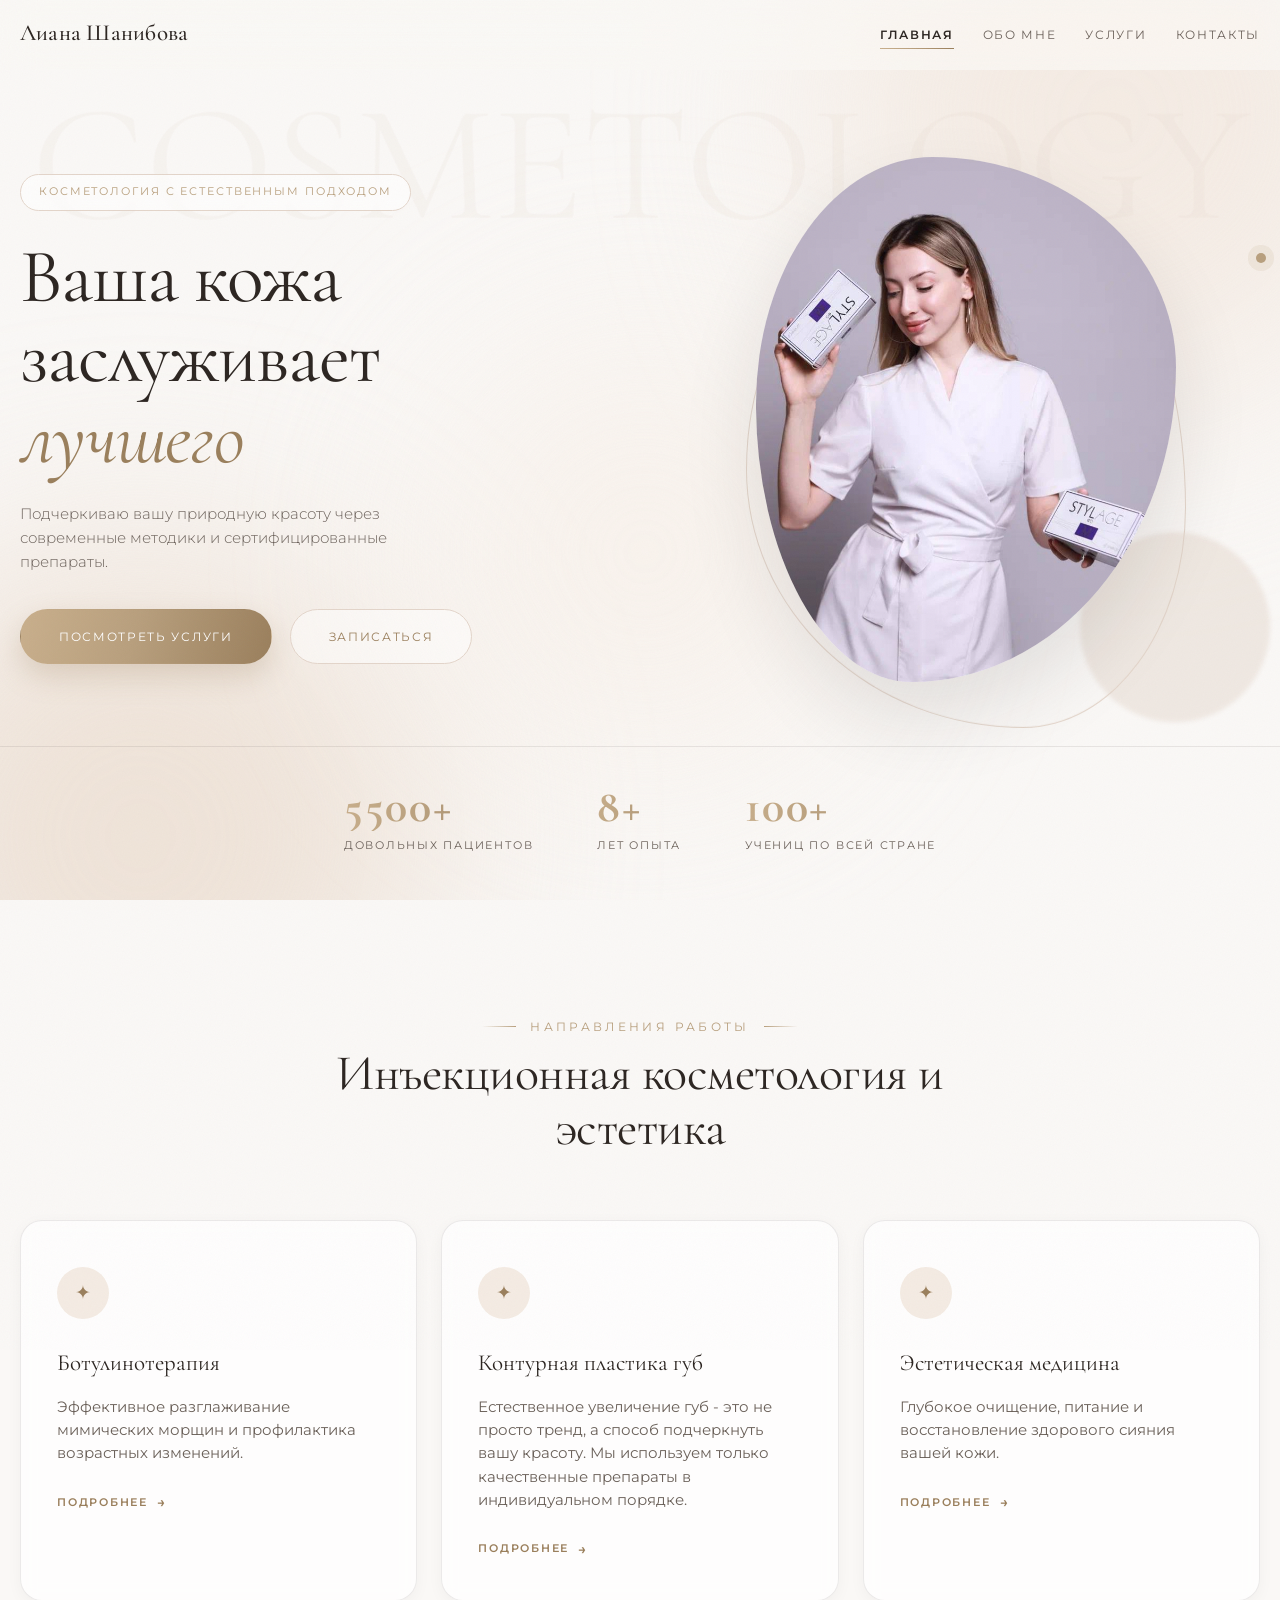
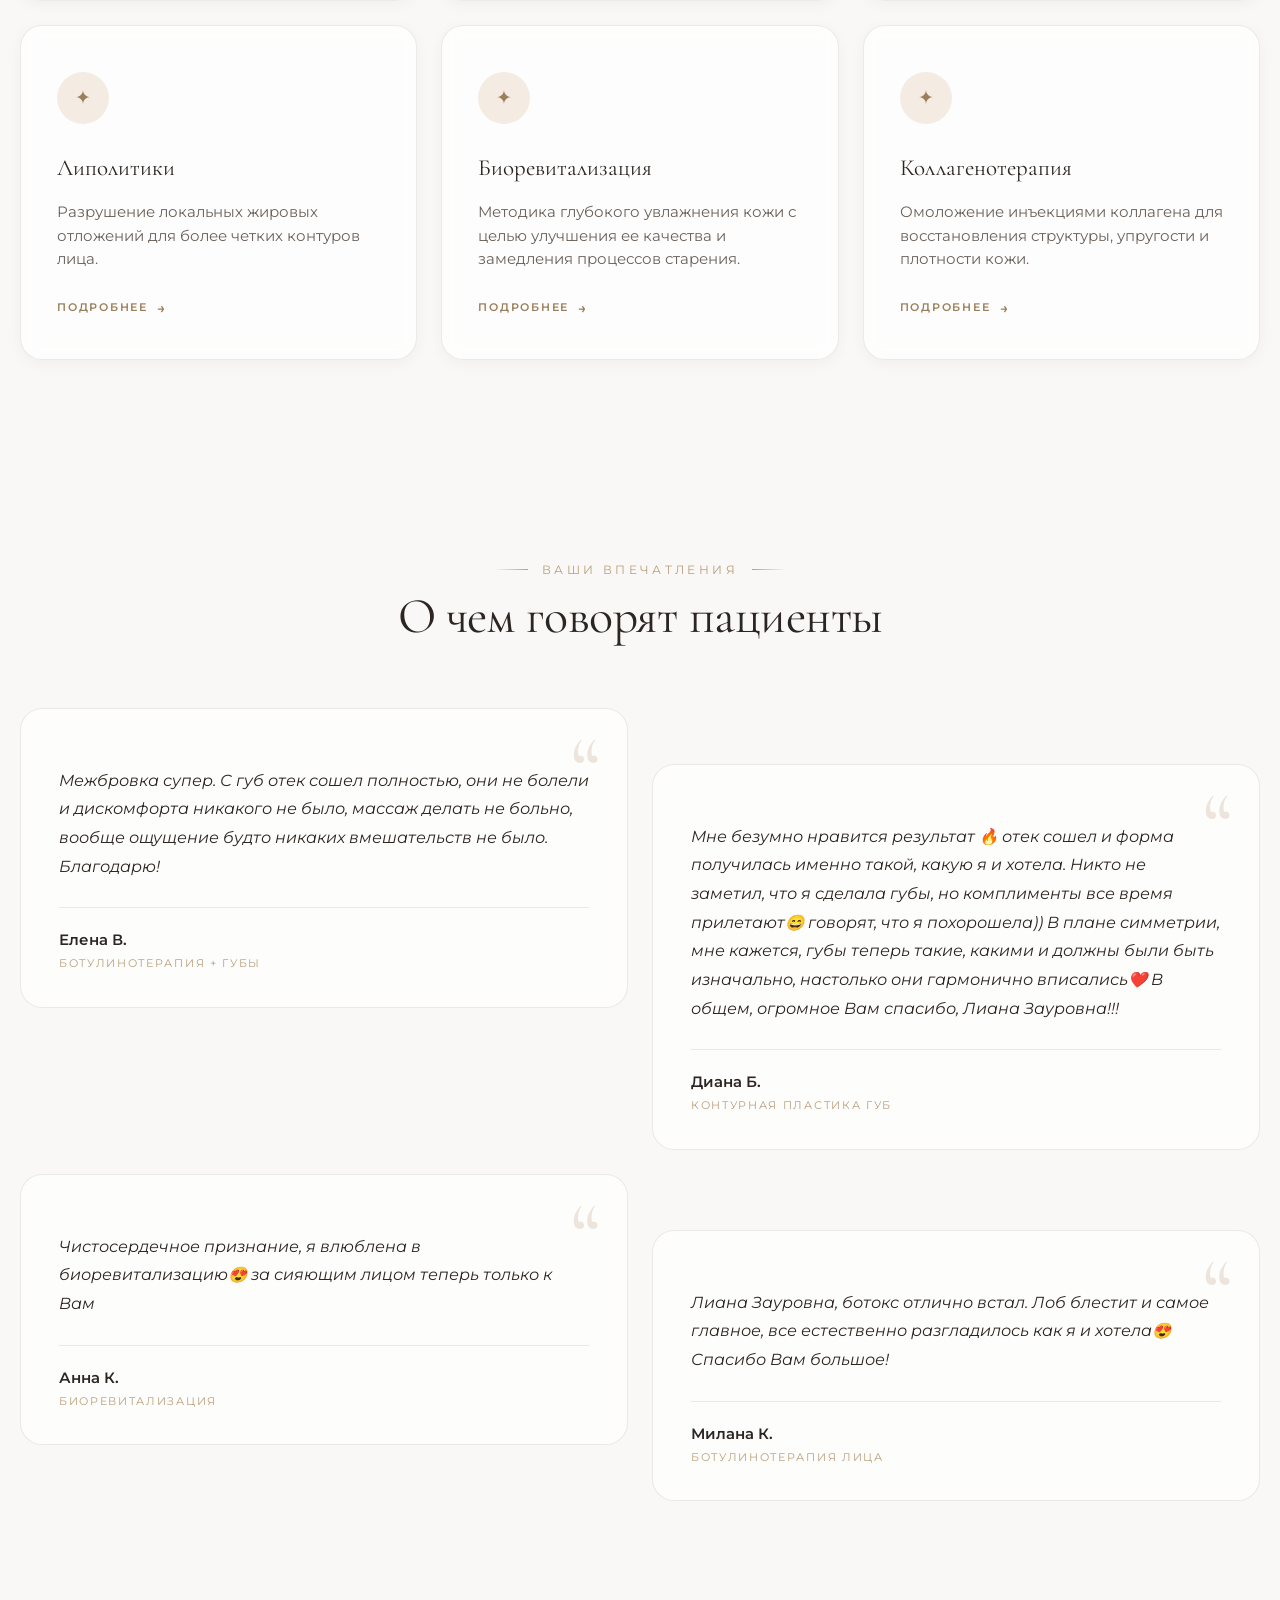
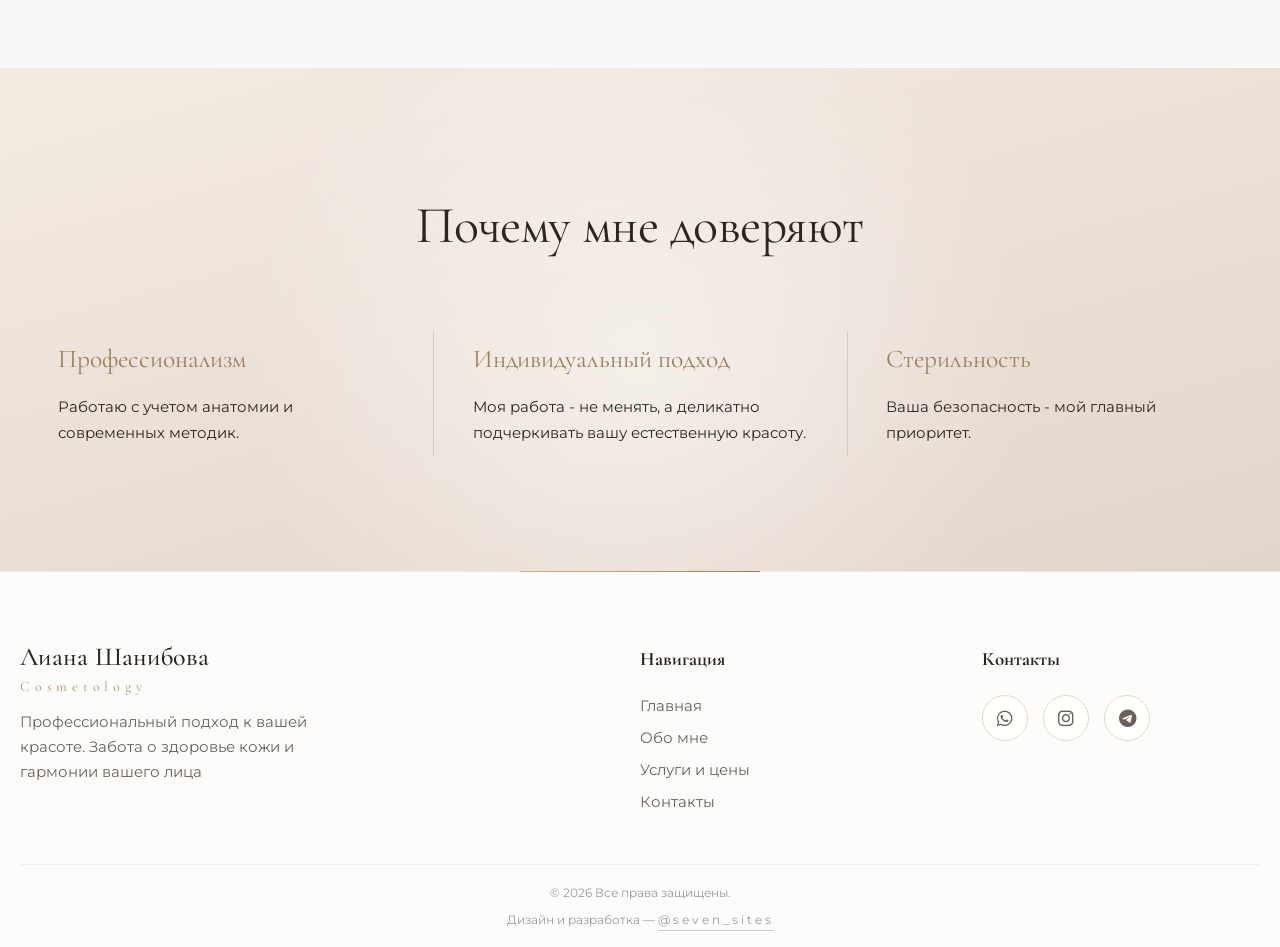
<file: index.html>
<!DOCTYPE html>
<html lang="ru">
<head>
    <meta charset="UTF-8">
    <title>Лиана Шанибова — врач-косметолог</title>
    <meta name="description" content="Лиана Шанибова — врач-косметолог, дерматолог. Ботулинотерапия, контурная пластика губ, биоревитализация, эстетическая косметология. Естественный подход и сертифицированные препараты премиум-класса.">
    <link rel="canonical" href="https://lianashanibova.ru/">
    <meta name="theme-color" content="#FAF8F6">
    <link rel="preconnect" href="https://fonts.googleapis.com">
    <link rel="preconnect" href="https://fonts.gstatic.com" crossorigin>
    <link rel="preconnect" href="https://cdnjs.cloudflare.com">
    <link href="https://fonts.googleapis.com/css2?family=Cormorant+Garamond:wght@400;600&family=Montserrat:wght@300;400&display=swap" rel="stylesheet">
    <link rel="icon" href="/favicon.ico" sizes="any">
    <link rel="icon" type="image/svg+xml" href="img/favicon.svg?v=3">
    <link rel="icon" type="image/png" sizes="48x48" href="img/favicon-48.png?v=3">
    <link rel="icon" type="image/png" sizes="96x96" href="img/favicon-96.png?v=3">
    <link rel="apple-touch-icon" href="img/apple-touch-icon.png?v=3">
    <link rel="stylesheet" href="style.css?v=1786402638">
    <link rel="stylesheet" href="style-v2.css?v=1786402638">
    <link rel="stylesheet" href="https://cdnjs.cloudflare.com/ajax/libs/font-awesome/6.0.0/css/all.min.css">
    <meta name="viewport" content="width=device-width, initial-scale=1.0">
</head>
<body>
    <noscript><style>[data-reveal],[data-reveal-stagger]>*{opacity:1!important;transform:none!important;clip-path:none!important;filter:none!important}.preloader{display:none!important}.w-in{transform:none!important;opacity:1!important}[data-reveal="curtain"]::after{display:none!important}</style></noscript>

    <div class="preloader" id="preloader" aria-hidden="true">
        <div class="pl-inner">
            <span class="pl-logo">Лиана Шанибова</span>
            <span class="pl-track"><i></i></span>
        </div>
    </div>

    <div class="glow-bg" aria-hidden="true">
        <span class="blob blob-1"></span>
        <span class="blob blob-2"></span>
        <span class="blob blob-3"></span>
    </div>
    <div class="grain" aria-hidden="true"></div>
    <div class="cursor-aura" id="cursorAura" aria-hidden="true"></div>


    <div class="scroll-progress" id="scrollProgress"></div>

    <!-- ХИДЕР НАЧАЛО -->
    <header class="header">
        <div class="container">
            <a href="index.html" class="logo logo--name">Лиана Шанибова</a>
            <nav class="nav" id="mainNav">
                <a href="index.html" class="active">Главная</a>
                <a href="about.html">Обо мне</a>
                <a href="services.html">Услуги</a>
                <a href="contacts.html">Контакты</a>
            </nav>
            <button class="nav-toggle" id="navToggle" aria-label="Открыть меню" aria-expanded="false">
                <span></span><span></span><span></span>
            </button>
        </div>
    </header>
    <div class="nav-backdrop" id="navBackdrop"></div>

    <!-- ХИДЕР КОНЕЦ -->

   <section class="hero-section">
        <div class="hero-watermark" data-parallax="0.16">COSMETOLOGY</div>
        <div class="container">
            <div class="hero-grid">

                <div class="hero-text-block">
                    <div class="hero-badge" data-reveal="up">Косметология с естественным подходом</div>
                    <h1 class="hero-title" data-split="words">Ваша кожа заслуживает <br><span>лучшего </span></h1>
                    <p class="hero-subtitle" data-reveal="up" data-reveal-delay="0.35">Подчеркиваю вашу природную красоту через современные методики и сертифицированные препараты.</p>
                    <div class="hero-actions" data-reveal="up" data-reveal-delay="0.45">
                        <a href="services.html" class="btn magnetic">Посмотреть услуги</a>
                        <a href="contacts.html" class="btn-outline magnetic">Записаться</a>
                    </div>
                </div>

                <div class="hero-image-block">
                    <div class="hero-frame" data-reveal="curtain" data-reveal-delay="0.2">
                        <img src="img/img-7.jpeg" alt="Врач-косметолог" class="hero-photo" data-parallax="-0.05">
                    </div>
                    <span class="hero-ring" aria-hidden="true" data-parallax="0.05"></span>
                    <span class="hero-dot" aria-hidden="true" data-parallax="0.12"></span>
                    <div class="hero-blob" data-parallax="-0.08"></div>
                </div>

            </div>
        </div>

        <div class="hero-stats" data-reveal-stagger="up">
            <div class="stat-item"><b class="count-up" data-target="5500" data-suffix="+">5500+</b> довольных пациентов</div>
            <div class="stat-item"><b class="count-up" data-target="8" data-suffix="+">8+</b> лет опыта</div>
            <div class="stat-item"><b class="count-up" data-target="100" data-suffix="+">100+</b> учениц по всей стране</div>
        </div>
    </section>

    <section class="services-brief">
        <div class="container">
            <div class="section-header" data-reveal="up">
                <span class="sub-title">Направления работы</span>
                <h2 class="section-title">Инъекционная косметология и эстетика</h2> <!-- убрать и сделать направления работы больше-->
            </div>

            <div class="services-mini-grid" data-reveal-stagger="up">
                
                <div class="service-mini-card">
                    <div class="service-icon">✦</div>
                    <h3>Ботулинотерапия</h3>
                    <p>Эффективное разглаживание мимических морщин и профилактика возрастных изменений.</p>
                    <a href="services.html" class="link-more">Подробнее</a>
                </div>

                <div class="service-mini-card">
                    <div class="service-icon">✦</div>
                    <h3>Контурная пластика губ</h3>
                    <p>Естественное увеличение губ - это не просто тренд, а способ подчеркнуть вашу красоту. Мы используем только качественные препараты в индивидуальном порядке.
                    </p>
                    <a href="services.html" class="link-more">Подробнее</a>
                </div>
                
                <div class="service-mini-card">
                    <div class="service-icon">✦</div>
                    <h3>Эстетическая медицина</h3>
                    <p>Глубокое очищение, питание и восстановление здорового сияния вашей кожи.</p>
                    <a href="services.html" class="link-more">Подробнее</a>
                </div>

                <div class="service-mini-card">
                    <div class="service-icon">✦</div>
                    <h3>Липолитики</h3>
                    <p>Разрушение локальных жировых отложений для более четких контуров лица.</p>
                    <a href="services.html" class="link-more">Подробнее</a>
                </div>

                <div class="service-mini-card">
                    <div class="service-icon">✦</div>
                    <h3>Биоревитализация</h3>
                    <p>Методика глубокого увлажнения кожи с целью улучшения ее качества и замедления процессов старения.
                    </p>
                    <a href="services.html" class="link-more">Подробнее</a>
                </div>
                
                <div class="service-mini-card">
                    <div class="service-icon">✦</div>
                    <h3>Коллагенотерапия</h3>
                    <p>Омоложение инъекциями коллагена для восстановления структуры, упругости и плотности кожи.</p>
                    <a href="services.html" class="link-more">Подробнее</a>
                </div>

            </div>
        </div>
    </section>

    <!-- ОТЗЫВ НАЧАЛО -->
    <section class="reviews-section">
        <div class="container">
            <div class="section-header" data-reveal="up">
                <span class="sub-title">Ваши впечатления</span>
                <h2 class="section-title">О чем говорят пациенты</h2>
            </div>

            <div class="reviews-grid" data-reveal-stagger="up">

                <div class="review-card">
                    <div class="quote-icon">“</div>
                    <p class="review-text">Межбровка супер.
                    С губ отек сошел полностью, они не болели и дискомфорта никакого не было, массаж делать не больно, вообще ощущение будто никаких вмешательств не было. Благодарю!</p>
                    <div class="review-author">
                        <div class="author-info">
                            <span class="author-name">Елена В.</span>
                            <span class="author-tag">Ботулинотерапия + губы</span>
                        </div>
                    </div>
                </div>

                <div class="review-card">
                    <div class="quote-icon">“</div>
                    <p class="review-text">Мне безумно нравится результат 🔥 отек сошел и форма получилась именно такой, какую я и хотела.
                        Никто не заметил, что я сделала губы, но комплименты все время прилетают😄 говорят, что я похорошела))
                        В плане симметрии, мне кажется, губы теперь такие, какими и должны были быть изначально, настолько они гармонично вписались❤️  
                        В общем, огромное Вам спасибо, Лиана Зауровна!!!</p>
                        <div class="review-author">
                        <div class="author-info">
                            <span class="author-name">Диана Б.</span>
                            <span class="author-tag">Контурная пластика губ</span>
                        </div>
                    </div>
                </div>

                <div class="review-card">
                    <div class="quote-icon">“</div>
                    <p class="review-text">Чистосердечное признание, я влюблена в биоревитализацию😍 за сияющим лицом теперь только к Вам</p>
                    <div class="review-author">
                        <div class="author-info">
                            <span class="author-name">Анна К.</span>
                            <span class="author-tag">Биоревитализация</span>
                        </div>
                    </div>
                </div>

                <div class="review-card">
                    <div class="quote-icon">“</div>
                    <p class="review-text">Лиана Зауровна, ботокс отлично встал. Лоб блестит и самое главное, все естественно разгладилось как я и хотела😍 Спасибо Вам большое!</p>
                    <div class="review-author">
                        <div class="author-info">
                            <span class="author-name">Милана К.</span>
                            <span class="author-tag">Ботулинотерапия лица</span>
                        </div>
                    </div>
                </div>

                
            </div>
        </div>
    </section>  
    <!-- ОТЗЫВ КОНЕЦ -->

    <!-- ДОВЕРИЕ НАЧАЛО -->
    <section class="advantages trust-section">
        <span class="trust-glow" aria-hidden="true"></span>
        <div class="container text-center">
            <h2 class="why" data-split="words">Почему мне доверяют</h2>
            <div class="doverie" data-reveal-stagger="up">
                <div class="trust-card">
                    <h3>Профессионализм</h3>
                    <p>Работаю с учетом анатомии и современных методик.</p>
                </div>
                <div class="trust-card">
                    <h3>Индивидуальный подход</h3>
                    <p>Моя работа - не менять, а деликатно подчеркивать вашу естественную красоту.</p>
                </div>
                <div class="trust-card">
                    <h3>Стерильность</h3>
                    <p>Ваша безопасность - мой главный приоритет.</p>
                </div>

            </div>
        </div>
    </section>
    <!-- ДОВЕРИЕ КОНЕЦ -->

    <!-- ФУТЕР НАЧАЛО -->
    <footer class="main-footer">
        <div class="container">
            <div class="footer-grid">
                
                <div class="footer-col">
                    <a href="index.html" class="logo logo--name footer-logo">Лиана Шанибова <br><span>Cosmetology</span></a>
                    <p class="footer-about">Профессиональный подход к вашей красоте. Забота о здоровье кожи и гармонии вашего лица</p>
                    
                </div>

                <div class="footer-col">
                    <h4>Навигация</h4>
                    <ul class="footer-links">
                        <li><a href="index.html">Главная</a></li>
                        <li><a href="about.html">Обо мне</a></li>
                        <li><a href="services.html">Услуги и цены</a></li>
                        <li><a href="contacts.html">Контакты</a></li>
                    </ul>
                </div>

                <div class="footer-col">
                    <h4>Контакты</h4>
                    <div class="footer-socials">
                        <a href="https://wa.me/79034262401" class="social-link" target="_blank"><i class="fa-brands fa-whatsapp"></i></a>
                        <a href="https://www.instagram.com/dr_shanicosmo?igsh=MTNsdm9hNHp6NGNoeA==" class="social-link" target="_blank"><i class="fa-brands fa-instagram"></i></a>
                        <a href="https://t.me/shani_admin?text=Здравствуйте!😊%20Хотела%20бы%20записаться%20на%20процедуру" class="social-link" target="_blank"><i class="fa-brands fa-telegram"></i></a>
                    </div>
                </div>

            </div>

            <div class="footer-bottom">
                <p class="copyright">&copy; 2026 Все права защищены.</p>
                <p class="credit">Дизайн и разработка — <a class="seven" target="_blank" rel="noopener noreferrer" href="https://sevensites.ru">@seven_sites</a></p>
            </div>
        </div>
    </footer>
    <!-- ФУТЕР КОНЕЦ -->

    <button id="backToTop" class="back-to-top" aria-label="Наверх">
        <svg class="btt-ring" viewBox="0 0 44 44" aria-hidden="true" focusable="false">
            <circle class="btt-track" cx="22" cy="22" r="20"></circle>
            <circle class="btt-bar" cx="22" cy="22" r="20"></circle>
        </svg>
        <i class="fa-solid fa-arrow-up" aria-hidden="true"></i>
    </button>

    <script src="script.js?v=1786402638"></script>
</body>
</html>
</file>
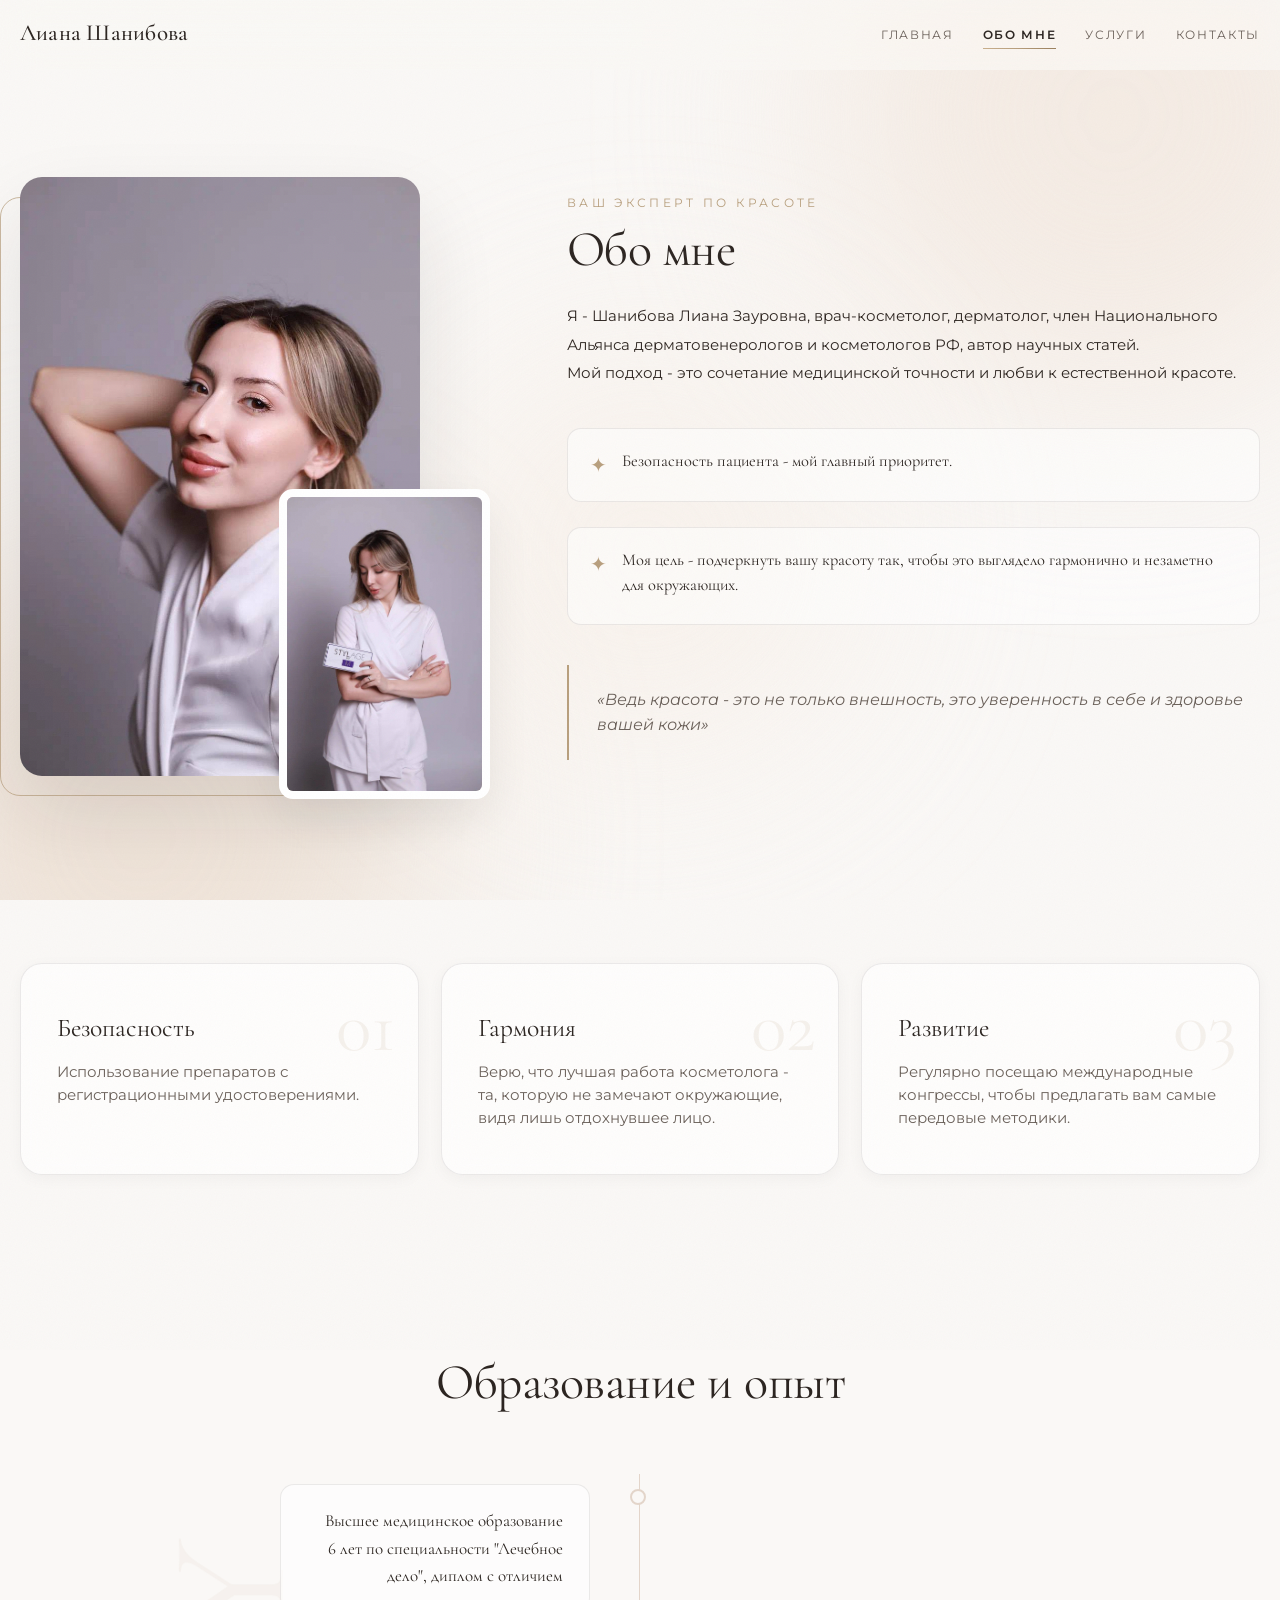
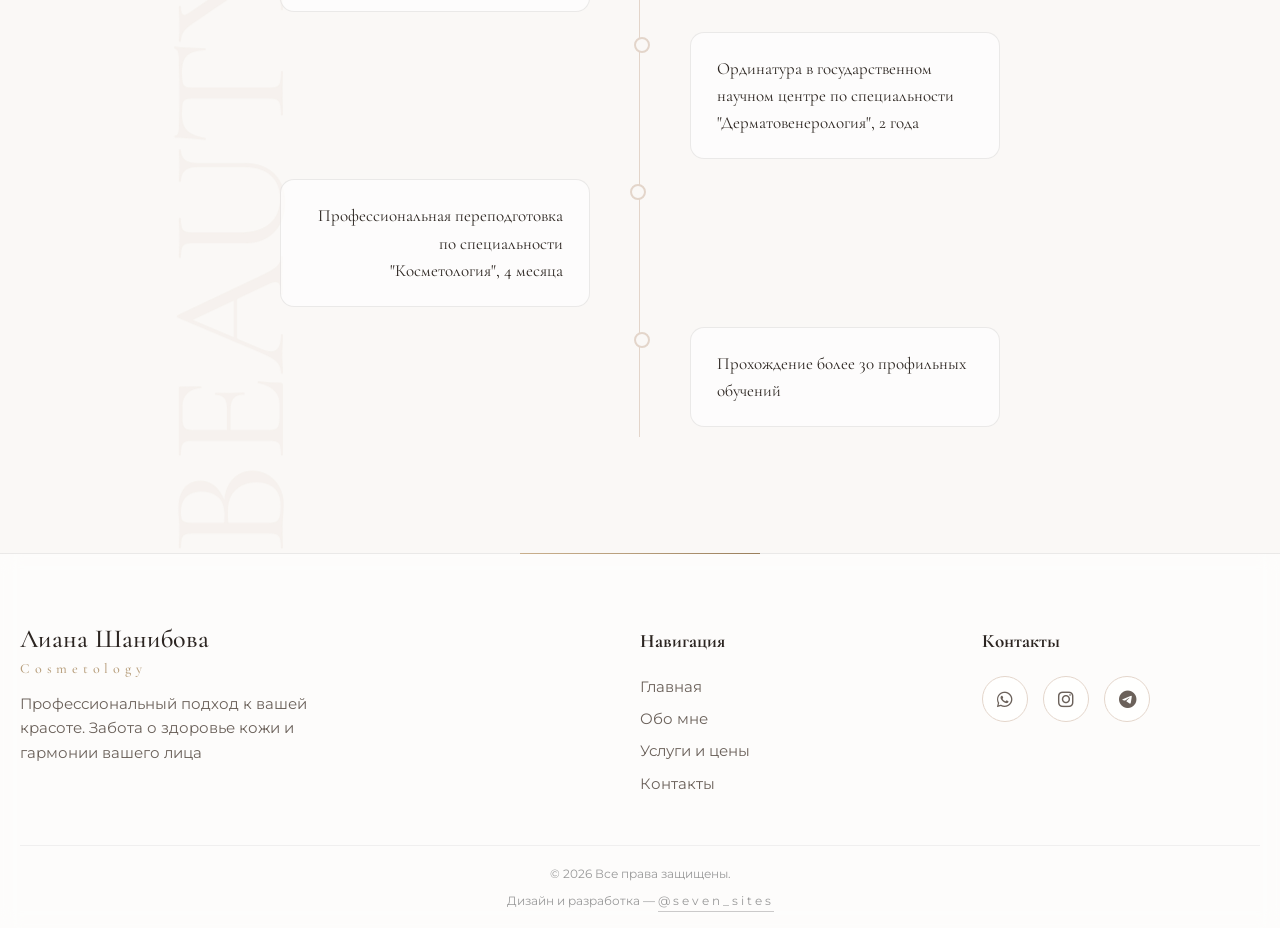
<file: about.html>
<!DOCTYPE html>
<html lang="ru">
<head>
    <meta charset="UTF-8">
    <title>Обо мне — врач-косметолог Лиана Шанибова</title>
    <meta name="description" content="Лиана Шанибова — врач-косметолог, дерматолог, член Национального Альянса дерматовенерологов и косметологов РФ. Медицинская точность и естественная красота.">
    <link rel="canonical" href="https://lianashanibova.ru/about.html">
    <meta name="theme-color" content="#FAF8F6">
    <link rel="preconnect" href="https://fonts.googleapis.com">
    <link rel="preconnect" href="https://fonts.gstatic.com" crossorigin>
    <link rel="preconnect" href="https://cdnjs.cloudflare.com">
    <link href="https://fonts.googleapis.com/css2?family=Cormorant+Garamond:wght@400;600&family=Montserrat:wght@300;400&display=swap" rel="stylesheet">
    <link rel="icon" href="/favicon.ico" sizes="any">
    <link rel="icon" type="image/svg+xml" href="img/favicon.svg?v=3">
    <link rel="icon" type="image/png" sizes="48x48" href="img/favicon-48.png?v=3">
    <link rel="icon" type="image/png" sizes="96x96" href="img/favicon-96.png?v=3">
    <link rel="apple-touch-icon" href="img/apple-touch-icon.png?v=3">
    <link rel="stylesheet" href="style.css?v=1786402638">
    <link rel="stylesheet" href="style-v2.css?v=1786402638">
    <link rel="stylesheet" href="https://cdnjs.cloudflare.com/ajax/libs/font-awesome/6.0.0/css/all.min.css">
    <meta name="viewport" content="width=device-width, initial-scale=1.0">
</head>
<body>
    <noscript><style>[data-reveal],[data-reveal-stagger]>*{opacity:1!important;transform:none!important;clip-path:none!important;filter:none!important}.preloader{display:none!important}.w-in{transform:none!important;opacity:1!important}[data-reveal="curtain"]::after{display:none!important}</style></noscript>

    <div class="preloader" id="preloader" aria-hidden="true">
        <div class="pl-inner">
            <span class="pl-logo">Лиана Шанибова</span>
            <span class="pl-track"><i></i></span>
        </div>
    </div>

    <div class="glow-bg" aria-hidden="true">
        <span class="blob blob-1"></span>
        <span class="blob blob-2"></span>
        <span class="blob blob-3"></span>
    </div>
    <div class="grain" aria-hidden="true"></div>
    <div class="cursor-aura" id="cursorAura" aria-hidden="true"></div>


    <div class="scroll-progress" id="scrollProgress"></div>

    <header class="header">
        <div class="container">
            <a href="index.html" class="logo logo--name">Лиана Шанибова</a>
            <nav class="nav" id="mainNav">
                <a href="index.html">Главная</a>
                <a href="about.html" class="active">Обо мне</a>
                <a href="services.html">Услуги</a>
                <a href="contacts.html">Контакты</a>
            </nav>
            <button class="nav-toggle" id="navToggle" aria-label="Открыть меню" aria-expanded="false">
                <span></span><span></span><span></span>
            </button>
        </div>
    </header>
    <div class="nav-backdrop" id="navBackdrop"></div>


    <section class="about-page">
        <div class="hero-watermark abo" data-parallax="0.12">BEAUTY</div>
        <div class="container">
            <div class="about-wrapper">
                
                <div class="about-visual" data-reveal="right">
                    <div class="image-stack">
                        <div class="main-img-container">
                            <div class="img-clip" data-reveal="curtain">
                                <img src="img/img-5.jpeg" alt="Ваш врач-косметолог" class="about-img-main" data-parallax="-0.04" loading="lazy" decoding="async">
                            </div>
                            <div class="gold-frame"></div>
                        </div>
                        <div class="sub-img-container" data-reveal="scale" data-reveal-delay="0.35">
                            <img src="img/img-1.jpeg" alt="Эстетика" class="about-img-sub" loading="lazy" decoding="async">
                        </div>
                    </div>
                </div>

                <div class="about-content" data-reveal="left">
                    <span class="sub-title">Ваш эксперт по красоте</span>
                    <h1 class="section-title" style="text-align: left;">Обо мне</h1>
                    
                    <p class="about-lead">
                        Я - Шанибова Лиана Зауровна, врач-косметолог, дерматолог, член Национального Альянса дерматовенерологов и косметологов РФ, автор научных статей. <br> 
                        Мой подход - это сочетание медицинской точности и любви к естественной красоте.
                    </p>

                    <div class="about-features">
                        <div class="feature-item">
                            <span class="feature-icon">✦</span>
                            <div>
                                <h4>Безопасность пациента - мой главный приоритет.</h4>
                            </div>
                        </div>
                        <div class="feature-item">
                            <span class="feature-icon">✦</span>
                            <div>
                                <h4>Моя цель - подчеркнуть вашу красоту так, чтобы это выглядело гармонично и незаметно для окружающих.</h4>
                            </div>
                        </div>
                    </div>

                    <div class="about-quote">
                        <p>«Ведь красота - это не только внешность, это уверенность в себе и здоровье вашей кожи»</p>
                    </div>
                </div>

            </div>
        </div>
    </section>

    <section class="values-section">
        <div class="container">
            <div class="values-grid" data-reveal-stagger="up">
                <div class="value-card">
                    <div class="value-number">01</div>
                    <h3>Безопасность</h3>
                    <p>Использование препаратов с регистрационными удостоверениями.</p>
                </div>
                <div class="value-card">
                    <div class="value-number">02</div>
                    <h3>Гармония</h3>
                    <p>Верю, что лучшая работа косметолога - та, которую не замечают окружающие, видя лишь отдохнувшее лицо.</p>
                </div>
                <div class="value-card">
                    <div class="value-number">03</div>
                    <h3>Развитие</h3>
                    <p>Регулярно посещаю международные конгрессы, чтобы предлагать вам самые передовые методики.</p>
                </div>
            </div>
        </div>
    </section>

    <!-- <section class="atmosphere-section">
        <div class="container">
            <div class="atmosphere-wrapper">
                
                <div class="atmosphere-text" data-reveal="right">
                    <span class="sub-title" style="font-size: 22px;">Детали имеют значение</span>
                    <h2 class="section-title" style="text-align: left;">Эстетика и комфорт</h2>
                    <p>Мой кабинет - это пространство, где вы можете расслабиться и полностью довериться профессионалу. Идеальная чистота, сертифицированные препараты и атмосфера абсолютного спокойствия.</p>
                    <p>А также зона ожидания, где вы можете насладиться чашечкой кофе.</p>
                </div>

                <div class="atmosphere-images" data-reveal="left">
                    <img src="img/holl.PNG" alt="Врач в кабинете" class="img-large" data-parallax="0.07" loading="lazy" decoding="async">
                    <img src="img/room.PNG" alt="Препараты" class="img-small" data-parallax="-0.09" loading="lazy" decoding="async">
                </div>

            </div>
        </div>
    </section> -->

    <section class="timeline-section">
        <div class="container">
            <h2 class="section-title" data-split="words">Образование и опыт</h2>
            <div class="timeline"><span class="timeline-fill" aria-hidden="true"></span>
                <div class="timeline-item left" data-reveal="right">
                    <div class="timeline-content">
                        <h4>Высшее медицинское образование <br> 6 лет по специальности "Лечебное дело", диплом с отличием</h4>
                        <!-- <p>6 лет по специальности "Лечебное дело", диплом с отличием</p> -->
                    </div>
                </div>
                <div class="timeline-item right" data-reveal="left">
                    <div class="timeline-content">
                        <h4>Ординатура в государственном научном центре по специальности <br> "Дерматовенерология", 2 года</h4>
                        <!-- <p>"Дерматовенерология", 2 года</p> -->
                    </div>
                </div>
                <div class="timeline-item left" data-reveal="right">
                    <div class="timeline-content">
                        <h4>Профессиональная переподготовка по специальности <br> "Косметология", 4 месяца</h4>
                        <!-- <p>"Косметология", 4 месяца</p> -->
                        <!-- <h4>"Косметология", 4 месяца</h4> -->
                    </div>
                </div>
                <div class="timeline-item right" data-reveal="left">
                    <div class="timeline-content">
                        <h4>Прохождение более 30 профильных обучений</h4>
                        <!-- <p>Прохождение профильного обучения и получение сертификата специалиста.</p> -->
                    </div>
                </div>
            </div>
        </div>
    </section>

    <footer class="main-footer">
        <div class="container">
            <div class="footer-grid">
                
                <div class="footer-col">
                    <a href="index.html" class="logo logo--name footer-logo">Лиана Шанибова <br><span>Cosmetology</span></a>
                    <p class="footer-about">Профессиональный подход к вашей красоте. Забота о здоровье кожи и гармонии вашего лица</p>
                    
                </div>

                <div class="footer-col">
                    <h4>Навигация</h4>
                    <ul class="footer-links">
                        <li><a href="index.html">Главная</a></li>
                        <li><a href="about.html">Обо мне</a></li>
                        <li><a href="services.html">Услуги и цены</a></li>
                        <li><a href="contacts.html">Контакты</a></li>
                    </ul>
                </div>

                <div class="footer-col">
                    <h4>Контакты</h4>
                    <div class="footer-socials">
                        <a href="https://wa.me/79034262401" class="social-link" target="_blank"><i class="fa-brands fa-whatsapp"></i></a>
                        <a href="https://www.instagram.com/dr_shanicosmo?igsh=MTNsdm9hNHp6NGNoeA==" class="social-link" target="_blank"><i class="fa-brands fa-instagram"></i></a>
                        <a href="https://t.me/shani_admin?text=Здравствуйте!😊%20Хотела%20бы%20записаться%20на%20процедуру" class="social-link" target="_blank"><i class="fa-brands fa-telegram"></i></a>
                    </div>
                </div>

            </div>

            <div class="footer-bottom">
                <p class="copyright">&copy; 2026 Все права защищены.</p>
                <p class="credit">Дизайн и разработка — <a class="seven" target="_blank" rel="noopener noreferrer" href="https://sevensites.ru">@seven_sites</a></p>
            </div>
        </div>
    </footer>

    <button id="backToTop" class="back-to-top" aria-label="Наверх">
        <svg class="btt-ring" viewBox="0 0 44 44" aria-hidden="true" focusable="false">
            <circle class="btt-track" cx="22" cy="22" r="20"></circle>
            <circle class="btt-bar" cx="22" cy="22" r="20"></circle>
        </svg>
        <i class="fa-solid fa-arrow-up" aria-hidden="true"></i>
    </button>

    <script src="script.js?v=1786402638"></script>
</body>
</html>
</file>
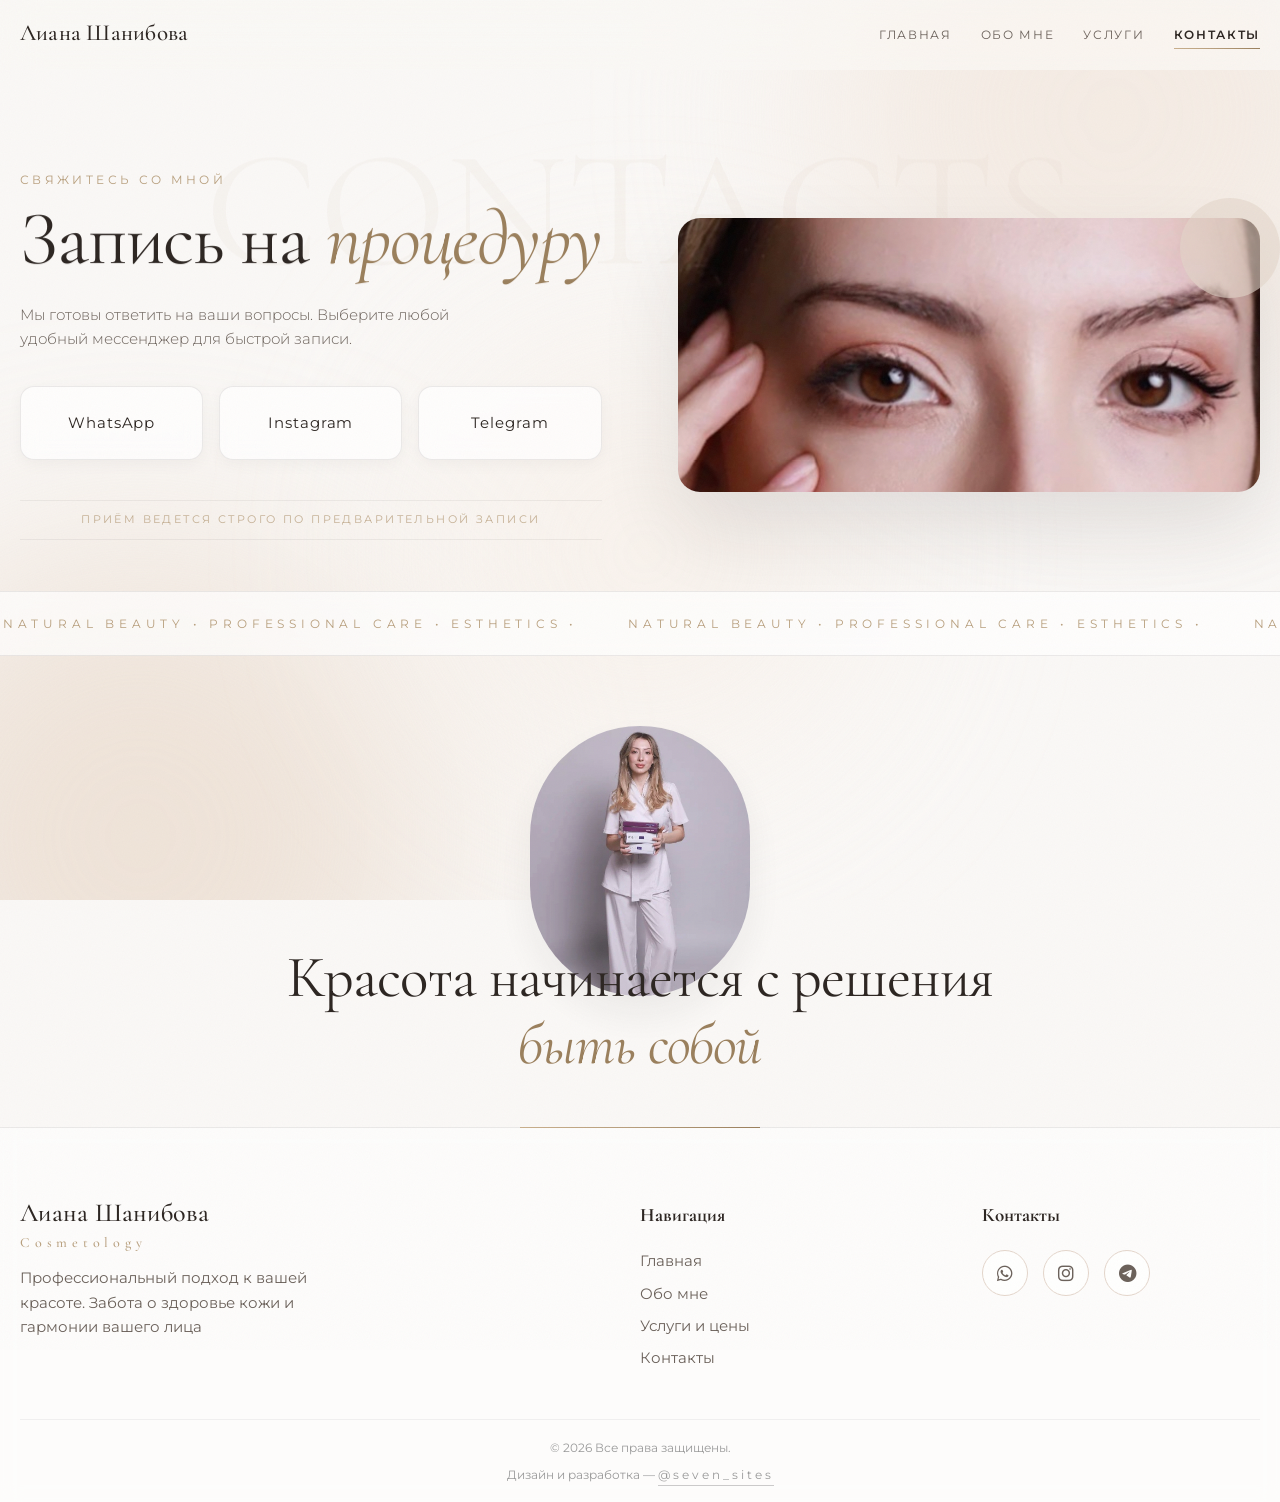
<file: contacts.html>
<!DOCTYPE html>
<html lang="ru">
<head>
    <meta charset="UTF-8">
    <title>Контакты и запись — Лиана Шанибова</title>
    <meta name="description" content="Запись на консультацию к косметологу Лиане Шанибовой. WhatsApp, Instagram, Telegram. Приём ведётся строго по предварительной записи.">
    <link rel="canonical" href="https://lianashanibova.ru/contacts.html">
    <meta name="theme-color" content="#FAF8F6">
    <link rel="preconnect" href="https://fonts.googleapis.com">
    <link rel="preconnect" href="https://fonts.gstatic.com" crossorigin>
    <link rel="preconnect" href="https://cdnjs.cloudflare.com">
    <link href="https://fonts.googleapis.com/css2?family=Cormorant+Garamond:wght@400;600&family=Montserrat:wght@300;400&display=swap" rel="stylesheet">
    <link rel="icon" href="/favicon.ico" sizes="any">
    <link rel="icon" type="image/svg+xml" href="img/favicon.svg?v=3">
    <link rel="icon" type="image/png" sizes="48x48" href="img/favicon-48.png?v=3">
    <link rel="icon" type="image/png" sizes="96x96" href="img/favicon-96.png?v=3">
    <link rel="apple-touch-icon" href="img/apple-touch-icon.png?v=3">
    <link rel="stylesheet" href="style.css?v=1786402638">
    <link rel="stylesheet" href="style-v2.css?v=1786402638">
    <link rel="stylesheet" href="https://cdnjs.cloudflare.com/ajax/libs/font-awesome/6.0.0/css/all.min.css">
    <meta name="viewport" content="width=device-width, initial-scale=1.0">
</head>
<body>
    <noscript><style>[data-reveal],[data-reveal-stagger]>*{opacity:1!important;transform:none!important;clip-path:none!important;filter:none!important}.preloader{display:none!important}.w-in{transform:none!important;opacity:1!important}[data-reveal="curtain"]::after{display:none!important}</style></noscript>

    <div class="preloader" id="preloader" aria-hidden="true">
        <div class="pl-inner">
            <span class="pl-logo">Лиана Шанибова</span>
            <span class="pl-track"><i></i></span>
        </div>
    </div>

    <div class="glow-bg" aria-hidden="true">
        <span class="blob blob-1"></span>
        <span class="blob blob-2"></span>
        <span class="blob blob-3"></span>
    </div>
    <div class="grain" aria-hidden="true"></div>
    <div class="cursor-aura" id="cursorAura" aria-hidden="true"></div>


    <div class="scroll-progress" id="scrollProgress"></div>

    <header class="header">
        <div class="container">
            <a href="index.html" class="logo logo--name">Лиана Шанибова</a>
            <nav class="nav" id="mainNav">
                <a href="index.html">Главная</a>
                <a href="about.html">Обо мне</a>
                <a href="services.html">Услуги</a>
                <a href="contacts.html" class="active">Контакты</a>
            </nav>
            <button class="nav-toggle" id="navToggle" aria-label="Открыть меню" aria-expanded="false">
                <span></span><span></span><span></span>
            </button>
        </div>
    </header>
    <div class="nav-backdrop" id="navBackdrop"></div>


    <section class="contacts-premium">
        <div class="hero-watermark cont" data-parallax="0.16">CONTACTS</div>

        <div class="container">
            <div class="contacts-grid">
                
                <div class="contacts-text-side">
                    <span class="sub-title" data-reveal="up">Свяжитесь со мной</span>
                    <h1 class="hero-title" data-split="words">Запись на <span>процедуру</span></h1>
                    <p class="hero-subtitle" data-reveal="up" data-reveal-delay="0.3">Мы готовы ответить на ваши вопросы. Выберите любой удобный мессенджер для быстрой записи.</p>
                    
                    <div class="social-actions" data-reveal-stagger="up">
                        <a target="_blank" href="https://wa.me/79034262401" class="social-btn-premium wa">
                            <span class="btn-text">WhatsApp</span>
                            <!-- <span class="btn-sub">Отвечу быстро</span> -->
                        </a>
                        <a target="_blank" href="https://www.instagram.com/dr_shanicosmo?igsh=MTNsdm9hNHp6NGNoeA==" class="social-btn-premium inst">
                            <span class="btn-text">Instagram</span>
                            <!-- <span class="btn-sub">Для сообщений</span> -->
                        </a>
                        <a target="_blank" href="https://t.me/shani_admin?text=Здравствуйте!😊%20Хотела%20бы%20записаться%20на%20процедуру" class="social-btn-premium tg">
                            <span class="btn-text">Telegram</span>
                            <!-- <span class="btn-sub">Для сообщений</span> -->
                        </a>
                    </div>

                    <div class="footer-bottom-info" data-reveal="up">
                        <p class="appointment-text">Приём ведется строго по предварительной записи</p>
                    </div>
                </div>

                <div class="contacts-image-side">
                    <div class="contact-img-box">
                        <div class="img-clip" data-reveal="curtain" data-reveal-delay="0.15">
                            <img src="img/img-4.JPG" alt="Эстетика кабинета" class="contact-main-img" data-parallax="-0.05" loading="lazy" decoding="async">
                        </div>
                        <div class="contact-blob"></div>
                    </div>
                </div>

            </div>
        </div>
    </section>

    <section class="contacts-visual-footer">
        <div class="ticker-wrap">
            <div class="ticker-inner">
            <div class="ticker">
                <span>NATURAL BEAUTY • PROFESSIONAL CARE • ESTHETICS • </span>
                <span>NATURAL BEAUTY • PROFESSIONAL CARE • ESTHETICS • </span>
                <span>NATURAL BEAUTY • PROFESSIONAL CARE • ESTHETICS • </span>
                <span>NATURAL BEAUTY • PROFESSIONAL CARE • ESTHETICS • </span>
                <span>NATURAL BEAUTY • PROFESSIONAL CARE • ESTHETICS • </span>
            </div>
            <div class="ticker" aria-hidden="true">
                <span>NATURAL BEAUTY • PROFESSIONAL CARE • ESTHETICS • </span>
                <span>NATURAL BEAUTY • PROFESSIONAL CARE • ESTHETICS • </span>
                <span>NATURAL BEAUTY • PROFESSIONAL CARE • ESTHETICS • </span>
                <span>NATURAL BEAUTY • PROFESSIONAL CARE • ESTHETICS • </span>
                <span>NATURAL BEAUTY • PROFESSIONAL CARE • ESTHETICS • </span>
            </div>
            </div>
        </div>

        <div class="container">
            <div class="quote-block">
                <div class="quote-content">
                    <img src="img/img-3.JPG" alt="Эстетика" class="quote-img" data-reveal="scale" loading="lazy" decoding="async">
                    <h2 class="quote-text" data-split="words">Красота начинается с решения <br><span>быть собой</span></h2>
                </div>
            </div>
        </div>
    </section>


    <footer class="main-footer">
        <div class="container">
            <div class="footer-grid">
                
                <div class="footer-col">
                    <a href="index.html" class="logo logo--name footer-logo">Лиана Шанибова <br><span>Cosmetology</span></a>
                    <p class="footer-about">Профессиональный подход к вашей красоте. Забота о здоровье кожи и гармонии вашего лица</p>
                    
                </div>

                <div class="footer-col">
                    <h4>Навигация</h4>
                    <ul class="footer-links">
                        <li><a href="index.html">Главная</a></li>
                        <li><a href="about.html">Обо мне</a></li>
                        <li><a href="services.html">Услуги и цены</a></li>
                        <li><a href="contacts.html">Контакты</a></li>
                    </ul>
                </div>

                <div class="footer-col">
                    <h4>Контакты</h4>
                    <div class="footer-socials">
                        <a href="https://wa.me/79034262401" class="social-link" target="_blank"><i class="fa-brands fa-whatsapp"></i></a>
                        <a href="https://www.instagram.com/dr_shanicosmo?igsh=MTNsdm9hNHp6NGNoeA==" class="social-link" target="_blank"><i class="fa-brands fa-instagram"></i></a>
                        <a href="https://t.me/shani_admin?text=Здравствуйте!😊%20Хотела%20бы%20записаться%20на%20процедуру" class="social-link" target="_blank"><i class="fa-brands fa-telegram"></i></a>
                    </div>
                </div>

            </div>

            <div class="footer-bottom">
                <p class="copyright">&copy; 2026 Все права защищены.</p>
                <p class="credit">Дизайн и разработка — <a class="seven" target="_blank" rel="noopener noreferrer" href="https://sevensites.ru">@seven_sites</a></p>
            </div>
        </div>
    </footer>

    <button id="backToTop" class="back-to-top" aria-label="Наверх">
        <svg class="btt-ring" viewBox="0 0 44 44" aria-hidden="true" focusable="false">
            <circle class="btt-track" cx="22" cy="22" r="20"></circle>
            <circle class="btt-bar" cx="22" cy="22" r="20"></circle>
        </svg>
        <i class="fa-solid fa-arrow-up" aria-hidden="true"></i>
    </button>

    <script src="script.js?v=1786402638"></script>
</body>
</html>
</file>
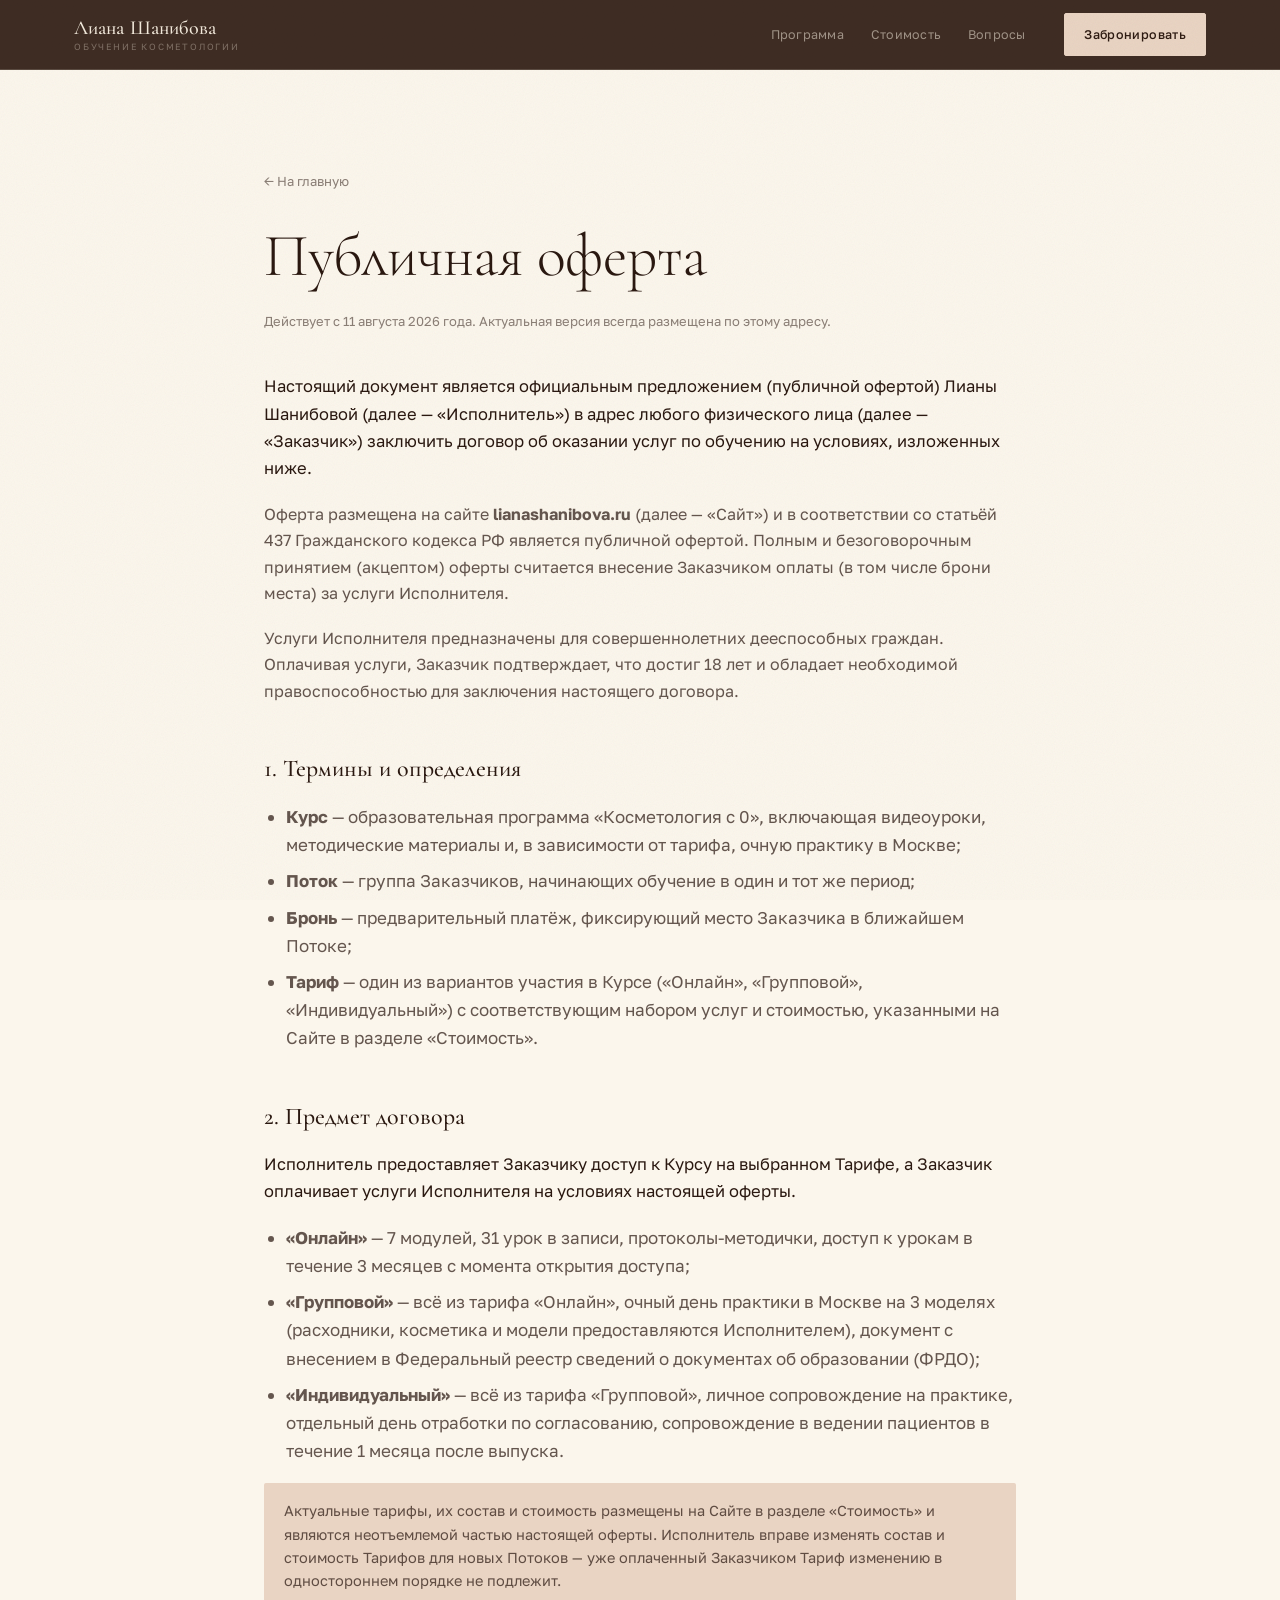
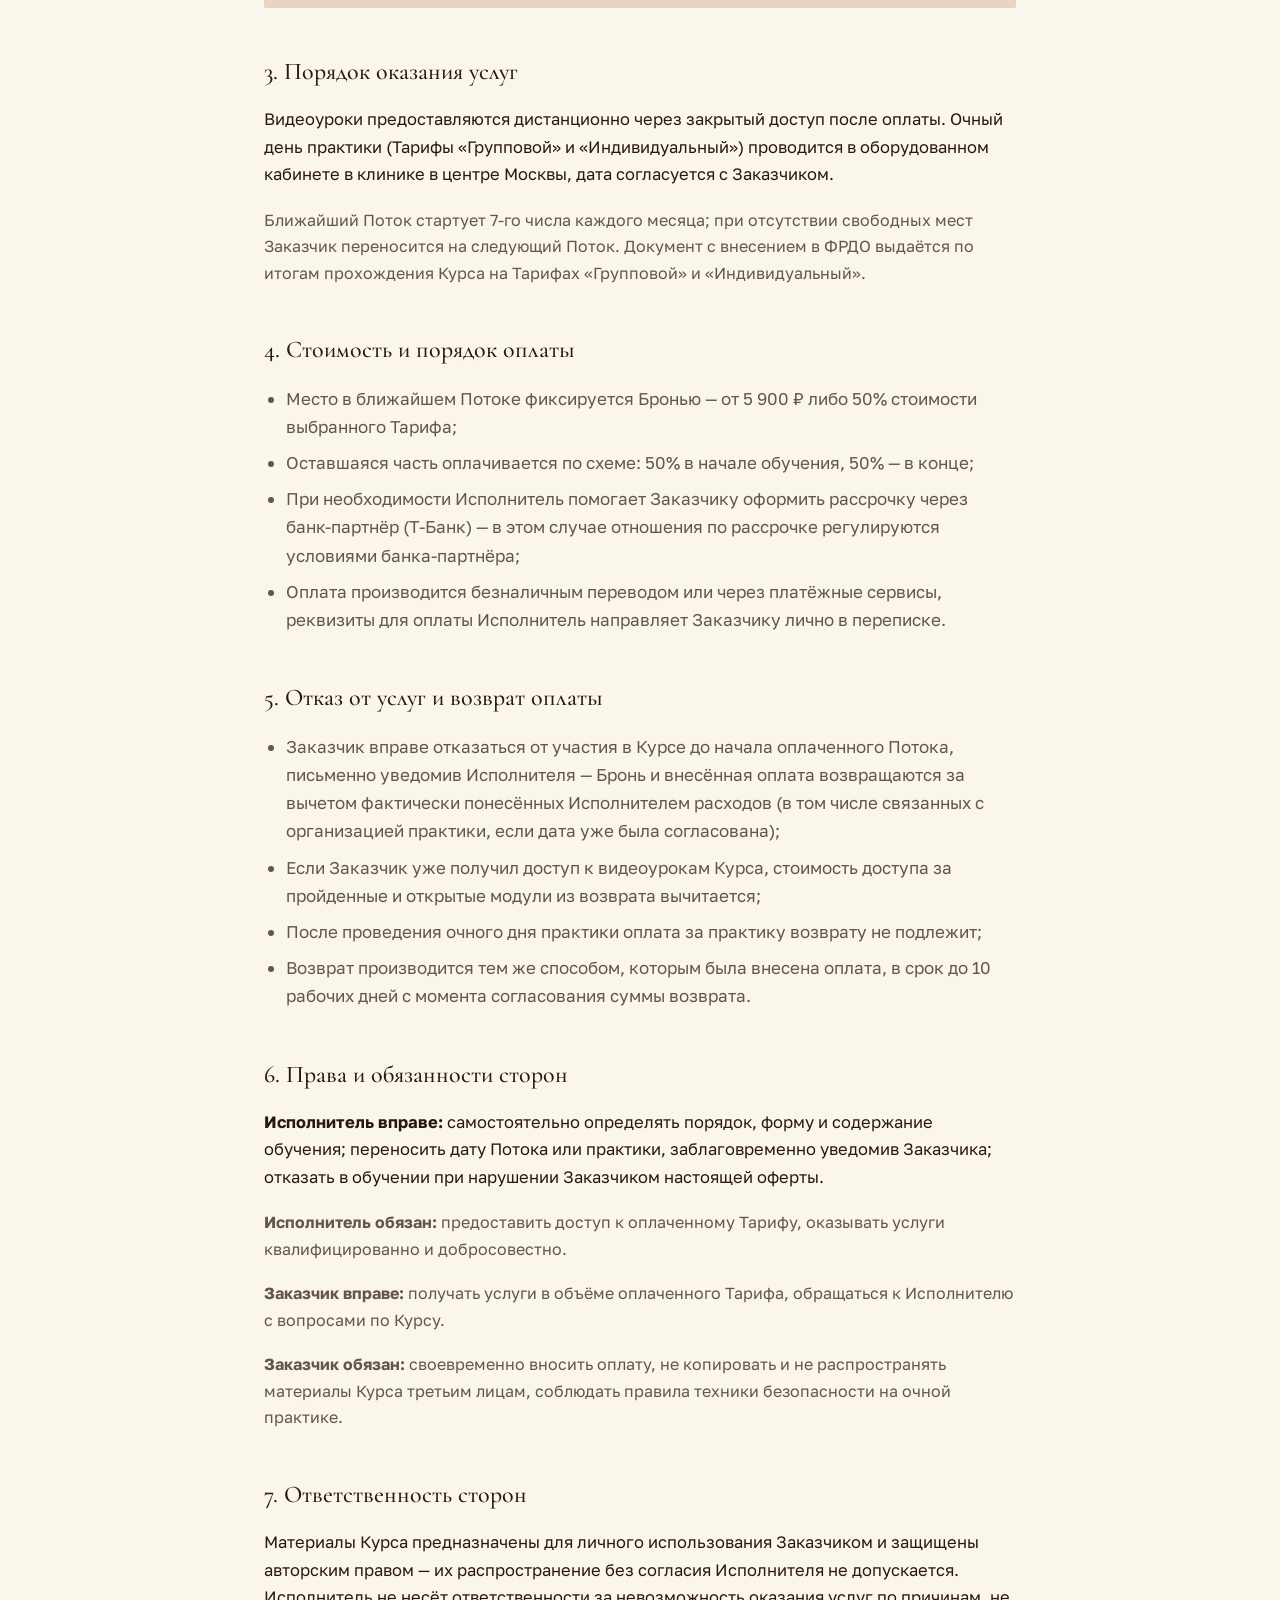
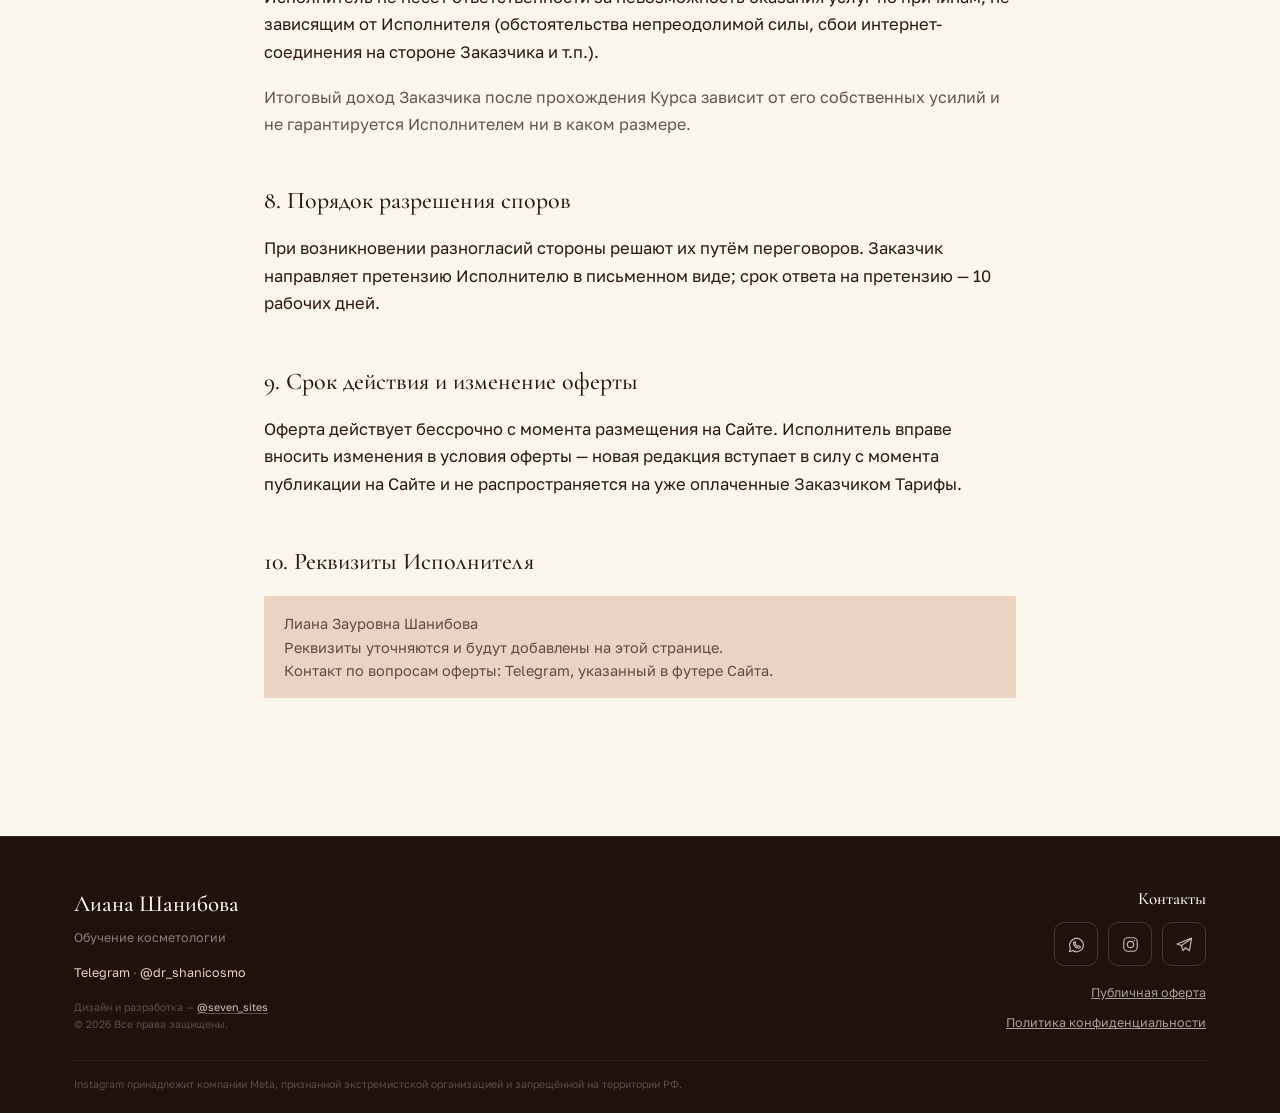
<file: oferta.html>
<!DOCTYPE html>
<html lang="ru">
<head>
<meta charset="UTF-8">
<meta name="viewport" content="width=device-width, initial-scale=1">
<title>Публичная оферта | Лиана Шанибова</title>
<link rel="icon" type="image/svg+xml" href="assets/favicon.svg">
<link rel="apple-touch-icon" href="assets/apple-touch-icon.png">
<meta name="robots" content="noindex">
<link rel="preconnect" href="https://fonts.googleapis.com">
<link rel="preconnect" href="https://fonts.gstatic.com" crossorigin>
<link href="https://fonts.googleapis.com/css2?family=Cormorant+Garamond:ital,wght@0,300;0,400;0,500;0,600;1,300;1,400&family=Golos+Text:wght@400;500;600;700&display=swap" rel="stylesheet">
<link rel="stylesheet" href="styles.css?v=3">
<style>
  /* ── Страница оферты: облегчённая типографика поверх общих стилей сайта ── */
  .legal{ padding:clamp(56px,8vw,96px) 0 clamp(80px,10vw,120px); }
  .legal__back{
    display:inline-flex; align-items:center; gap:8px; margin-bottom:32px;
    font-size:13px; color:var(--ink-52); text-decoration:none;
  }
  .legal__back:hover{ color:var(--bronze); }
  .legal__updated{ margin:-10px 0 40px; font-size:13px; color:var(--ink-52); }
  .legal h2{ margin-bottom:34px; }
  .legal h3{
    font-family:var(--serif); font-weight:500; font-size:clamp(20px,2vw,24px);
    color:var(--ink); margin:44px 0 14px;
  }
  .legal ol.legal__list{ margin:0 0 18px; padding-left:22px; color:var(--ink-70); }
  .legal ol.legal__list li{ margin:0 0 10px; line-height:1.66; }
  .legal ul.legal__list{ margin:0 0 18px; padding-left:22px; color:var(--ink-70); }
  .legal ul.legal__list li{ margin:0 0 8px; line-height:1.66; }
  .legal__note{
    margin:0 0 18px; padding:16px 20px; background:var(--card-2); border-radius:var(--r);
    font-size:14.5px; line-height:1.6; color:var(--ink-70);
  }
  .legal .prose p:first-child::first-letter{
    all:unset; font:inherit; float:none;
  }
</style>
<script>
  document.documentElement.classList.add('js');
</script>
</head>
<body>

<div class="grain" aria-hidden="true"></div>

<header class="hdr">
  <div class="hdr__in">
    <a href="index.html" class="hdr__brand">
      <span class="hdr__name">Лиана Шанибова</span>
      <span class="hdr__sub">обучение косметологии</span>
    </a>
    <nav class="hdr__nav">
      <a href="index.html#program">Программа</a>
      <a href="index.html#price">Стоимость</a>
      <a href="index.html#faq">Вопросы</a>
    </nav>
    <a href="#" class="btn btn--sm js-tg">Забронировать</a>
  </div>
</header>

<main>
<section class="legal">
  <div class="wrap wrap--narrow">
    <a href="index.html" class="legal__back">← На главную</a>
    <p class="eyebrow" data-n="—">Документ</p>
    <h2 class="h2">Публичная оферта</h2>
    <p class="legal__updated">Действует с 11 августа 2026 года. Актуальная версия всегда размещена по этому адресу.</p>

    <div class="prose">
      <p>Настоящий документ является официальным предложением (публичной офертой) Лианы Шанибовой
        (далее — «Исполнитель») в адрес любого физического лица (далее — «Заказчик») заключить
        договор об оказании услуг по обучению на условиях, изложенных ниже.</p>
      <p>Оферта размещена на сайте <b>lianashanibova.ru</b> (далее — «Сайт») и в соответствии
        со статьёй 437 Гражданского кодекса РФ является публичной офертой. Полным и безоговорочным
        принятием (акцептом) оферты считается внесение Заказчиком оплаты (в том числе брони места)
        за услуги Исполнителя.</p>
      <p>Услуги Исполнителя предназначены для совершеннолетних дееспособных граждан. Оплачивая
        услуги, Заказчик подтверждает, что достиг 18 лет и обладает необходимой правоспособностью
        для заключения настоящего договора.</p>
    </div>

    <h3>1. Термины и определения</h3>
    <ul class="legal__list">
      <li><b>Курс</b> — образовательная программа «Косметология с 0», включающая видеоуроки,
        методические материалы и, в зависимости от тарифа, очную практику в Москве;</li>
      <li><b>Поток</b> — группа Заказчиков, начинающих обучение в один и тот же период;</li>
      <li><b>Бронь</b> — предварительный платёж, фиксирующий место Заказчика в ближайшем Потоке;</li>
      <li><b>Тариф</b> — один из вариантов участия в Курсе («Онлайн», «Групповой», «Индивидуальный»)
        с соответствующим набором услуг и стоимостью, указанными на Сайте в разделе «Стоимость».</li>
    </ul>

    <h3>2. Предмет договора</h3>
    <div class="prose">
      <p>Исполнитель предоставляет Заказчику доступ к Курсу на выбранном Тарифе, а Заказчик
        оплачивает услуги Исполнителя на условиях настоящей оферты.</p>
    </div>
    <ul class="legal__list">
      <li><b>«Онлайн»</b> — 7 модулей, 31 урок в записи, протоколы-методички, доступ к урокам
        в течение 3 месяцев с момента открытия доступа;</li>
      <li><b>«Групповой»</b> — всё из тарифа «Онлайн», очный день практики в Москве на 3 моделях
        (расходники, косметика и модели предоставляются Исполнителем), документ с внесением
        в Федеральный реестр сведений о документах об образовании (ФРДО);</li>
      <li><b>«Индивидуальный»</b> — всё из тарифа «Групповой», личное сопровождение на практике,
        отдельный день отработки по согласованию, сопровождение в ведении пациентов в течение
        1 месяца после выпуска.</li>
    </ul>
    <div class="legal__note">
      Актуальные тарифы, их состав и стоимость размещены на Сайте в разделе «Стоимость» и являются
      неотъемлемой частью настоящей оферты. Исполнитель вправе изменять состав и стоимость Тарифов
      для новых Потоков — уже оплаченный Заказчиком Тариф изменению в одностороннем порядке не подлежит.
    </div>

    <h3>3. Порядок оказания услуг</h3>
    <div class="prose">
      <p>Видеоуроки предоставляются дистанционно через закрытый доступ после оплаты. Очный день
        практики (Тарифы «Групповой» и «Индивидуальный») проводится в оборудованном кабинете
        в клинике в центре Москвы, дата согласуется с Заказчиком.</p>
      <p>Ближайший Поток стартует 7-го числа каждого месяца; при отсутствии свободных мест
        Заказчик переносится на следующий Поток. Документ с внесением в ФРДО выдаётся по итогам
        прохождения Курса на Тарифах «Групповой» и «Индивидуальный».</p>
    </div>

    <h3>4. Стоимость и порядок оплаты</h3>
    <ul class="legal__list">
      <li>Место в ближайшем Потоке фиксируется Бронью — от 5 900 ₽ либо 50% стоимости
        выбранного Тарифа;</li>
      <li>Оставшаяся часть оплачивается по схеме: 50% в начале обучения, 50% — в конце;</li>
      <li>При необходимости Исполнитель помогает Заказчику оформить рассрочку через банк-партнёр
        (Т-Банк) — в этом случае отношения по рассрочке регулируются условиями банка-партнёра;</li>
      <li>Оплата производится безналичным переводом или через платёжные сервисы, реквизиты
        для оплаты Исполнитель направляет Заказчику лично в переписке.</li>
    </ul>

    <h3>5. Отказ от услуг и возврат оплаты</h3>
    <ul class="legal__list">
      <li>Заказчик вправе отказаться от участия в Курсе до начала оплаченного Потока, письменно
        уведомив Исполнителя — Бронь и внесённая оплата возвращаются за вычетом фактически
        понесённых Исполнителем расходов (в том числе связанных с организацией практики,
        если дата уже была согласована);</li>
      <li>Если Заказчик уже получил доступ к видеоурокам Курса, стоимость доступа за пройденные
        и открытые модули из возврата вычитается;</li>
      <li>После проведения очного дня практики оплата за практику возврату не подлежит;</li>
      <li>Возврат производится тем же способом, которым была внесена оплата, в срок до 10
        рабочих дней с момента согласования суммы возврата.</li>
    </ul>

    <h3>6. Права и обязанности сторон</h3>
    <div class="prose">
      <p><b>Исполнитель вправе:</b> самостоятельно определять порядок, форму и содержание
        обучения; переносить дату Потока или практики, заблаговременно уведомив Заказчика;
        отказать в обучении при нарушении Заказчиком настоящей оферты.</p>
      <p><b>Исполнитель обязан:</b> предоставить доступ к оплаченному Тарифу, оказывать услуги
        квалифицированно и добросовестно.</p>
      <p><b>Заказчик вправе:</b> получать услуги в объёме оплаченного Тарифа, обращаться
        к Исполнителю с вопросами по Курсу.</p>
      <p><b>Заказчик обязан:</b> своевременно вносить оплату, не копировать и не распространять
        материалы Курса третьим лицам, соблюдать правила техники безопасности на очной практике.</p>
    </div>

    <h3>7. Ответственность сторон</h3>
    <div class="prose">
      <p>Материалы Курса предназначены для личного использования Заказчиком и защищены авторским
        правом — их распространение без согласия Исполнителя не допускается. Исполнитель не несёт
        ответственности за невозможность оказания услуг по причинам, не зависящим от Исполнителя
        (обстоятельства непреодолимой силы, сбои интернет-соединения на стороне Заказчика и т.п.).</p>
      <p>Итоговый доход Заказчика после прохождения Курса зависит от его собственных усилий
        и не гарантируется Исполнителем ни в каком размере.</p>
    </div>

    <h3>8. Порядок разрешения споров</h3>
    <div class="prose">
      <p>При возникновении разногласий стороны решают их путём переговоров. Заказчик направляет
        претензию Исполнителю в письменном виде; срок ответа на претензию — 10 рабочих дней.
        </p>
    </div>

    <h3>9. Срок действия и изменение оферты</h3>
    <div class="prose">
      <p>Оферта действует бессрочно с момента размещения на Сайте. Исполнитель вправе вносить
        изменения в условия оферты — новая редакция вступает в силу с момента публикации на Сайте
        и не распространяется на уже оплаченные Заказчиком Тарифы.</p>
    </div>

    <h3>10. Реквизиты Исполнителя</h3>
    <!-- TODO: заменить на реальные реквизиты — статус (ИП / самозанятая), ФИО, ИНН,
         ОГРНИП/ОГРНИЛ, банковские реквизиты, контактный e-mail для юридических обращений -->
    <div class="legal__note">
      Лиана Зауровна Шанибова<br>
      Реквизиты уточняются и будут добавлены на этой странице.<br>
      Контакт по вопросам оферты: Telegram, указанный в футере Сайта.
    </div>
  </div>
</section>
</main>

<footer class="ftr">
  <div class="wrap">
    <div class="ftr__grid">
      <div>
        <p class="ftr__name">Лиана Шанибова</p>
        <p class="ftr__role">Обучение косметологии</p>
        <p class="ftr__links">
          <a href="#" class="js-tg">Telegram</a> ·
          <a href="https://instagram.com/dr_shanicosmo" target="_blank" rel="noopener">@dr_shanicosmo</a>
        </p>
        <p class="ftr__credit">Дизайн и разработка —
          <a href="https://sevensites.ru/" target="_blank" rel="noopener">@seven_sites</a><br>© 2026 Все права защищены. </p>
      </div>
      <div class="ftr__legal">
        <p class="ftr__contacts-h">Контакты</p>
        <div class="ftr__socials">
          <a href="https://wa.me/79034262401" target="_blank" rel="noopener" aria-label="WhatsApp">
            <svg viewBox="0 0 24 24" fill="none" stroke="currentColor" stroke-width="1.5"><path d="M17.6 6.3A8.7 8.7 0 0 0 4.3 16.9L3 21l4.2-1.3A8.7 8.7 0 0 0 20.7 12 8.7 8.7 0 0 0 17.6 6.3Z" stroke-linecap="round" stroke-linejoin="round"/><path d="M8.7 8.9c-.2.4-.6 1.3-.4 2.3.3 1.5 1.4 2.9 2.6 3.9 1.1.9 2.6 1.6 4 1.6.9 0 1.6-.5 1.9-.9.2-.3.2-.7 0-1l-1.5-1.1c-.2-.2-.5-.2-.7 0l-.6.5c-.2.1-.4.1-.6 0-.7-.3-1.5-.9-2-1.5-.5-.6-.9-1.3-1.1-1.9-.1-.2 0-.4.1-.6l.4-.6c.1-.2.1-.5 0-.7L9.7 8.9c-.2-.4-.7-.4-1 0Z"/></svg>
          </a>
          <a href="https://instagram.com/dr_shanicosmo" target="_blank" rel="noopener" aria-label="Instagram">
            <svg viewBox="0 0 24 24" fill="none" stroke="currentColor" stroke-width="1.5"><rect x="3.5" y="3.5" width="17" height="17" rx="5"/><circle cx="12" cy="12" r="4"/><circle cx="17" cy="7" r="1" fill="currentColor" stroke="none"/></svg>
          </a>
          <a href="#" class="js-tg" aria-label="Telegram">
            <svg viewBox="0 0 24 24" fill="none" stroke="currentColor" stroke-width="1.5"><path d="m21 4-18.5 7.3 5.6 2 2.1 6.4 3-3.6 5 3.7L21 4Z" stroke-linecap="round" stroke-linejoin="round"/><path d="M8.1 13.3 18 6.5" stroke-linecap="round"/></svg>
          </a>
        </div>
        <p><a href="oferta.html">Публичная оферта</a></p>
        <p><a href="privacy.html">Политика конфиденциальности</a></p>
      </div>
    </div>
    <p class="ftr__meta">Instagram принадлежит компании Meta, признанной экстремистской организацией
      и запрещённой на территории РФ.</p>
  </div>
</footer>

<script src="script.js?v=3"></script>
</body>
</html>
</file>
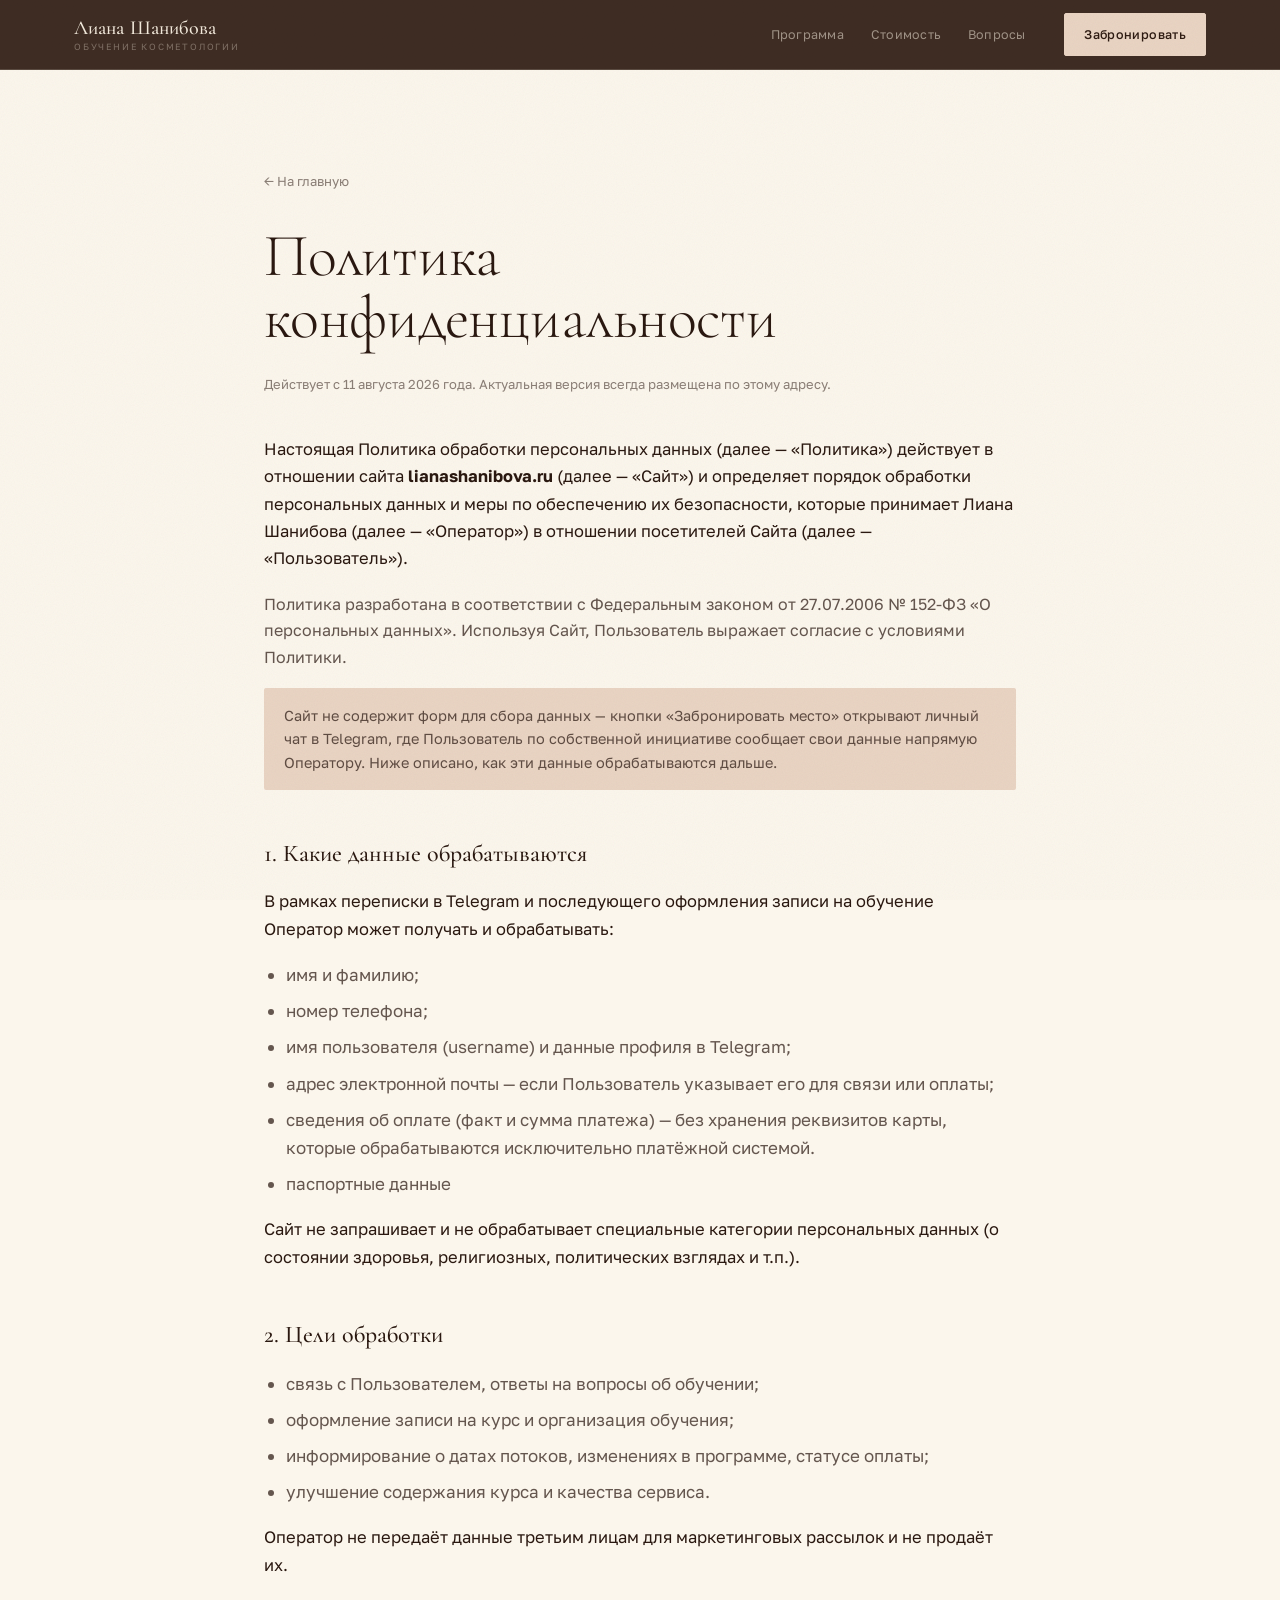
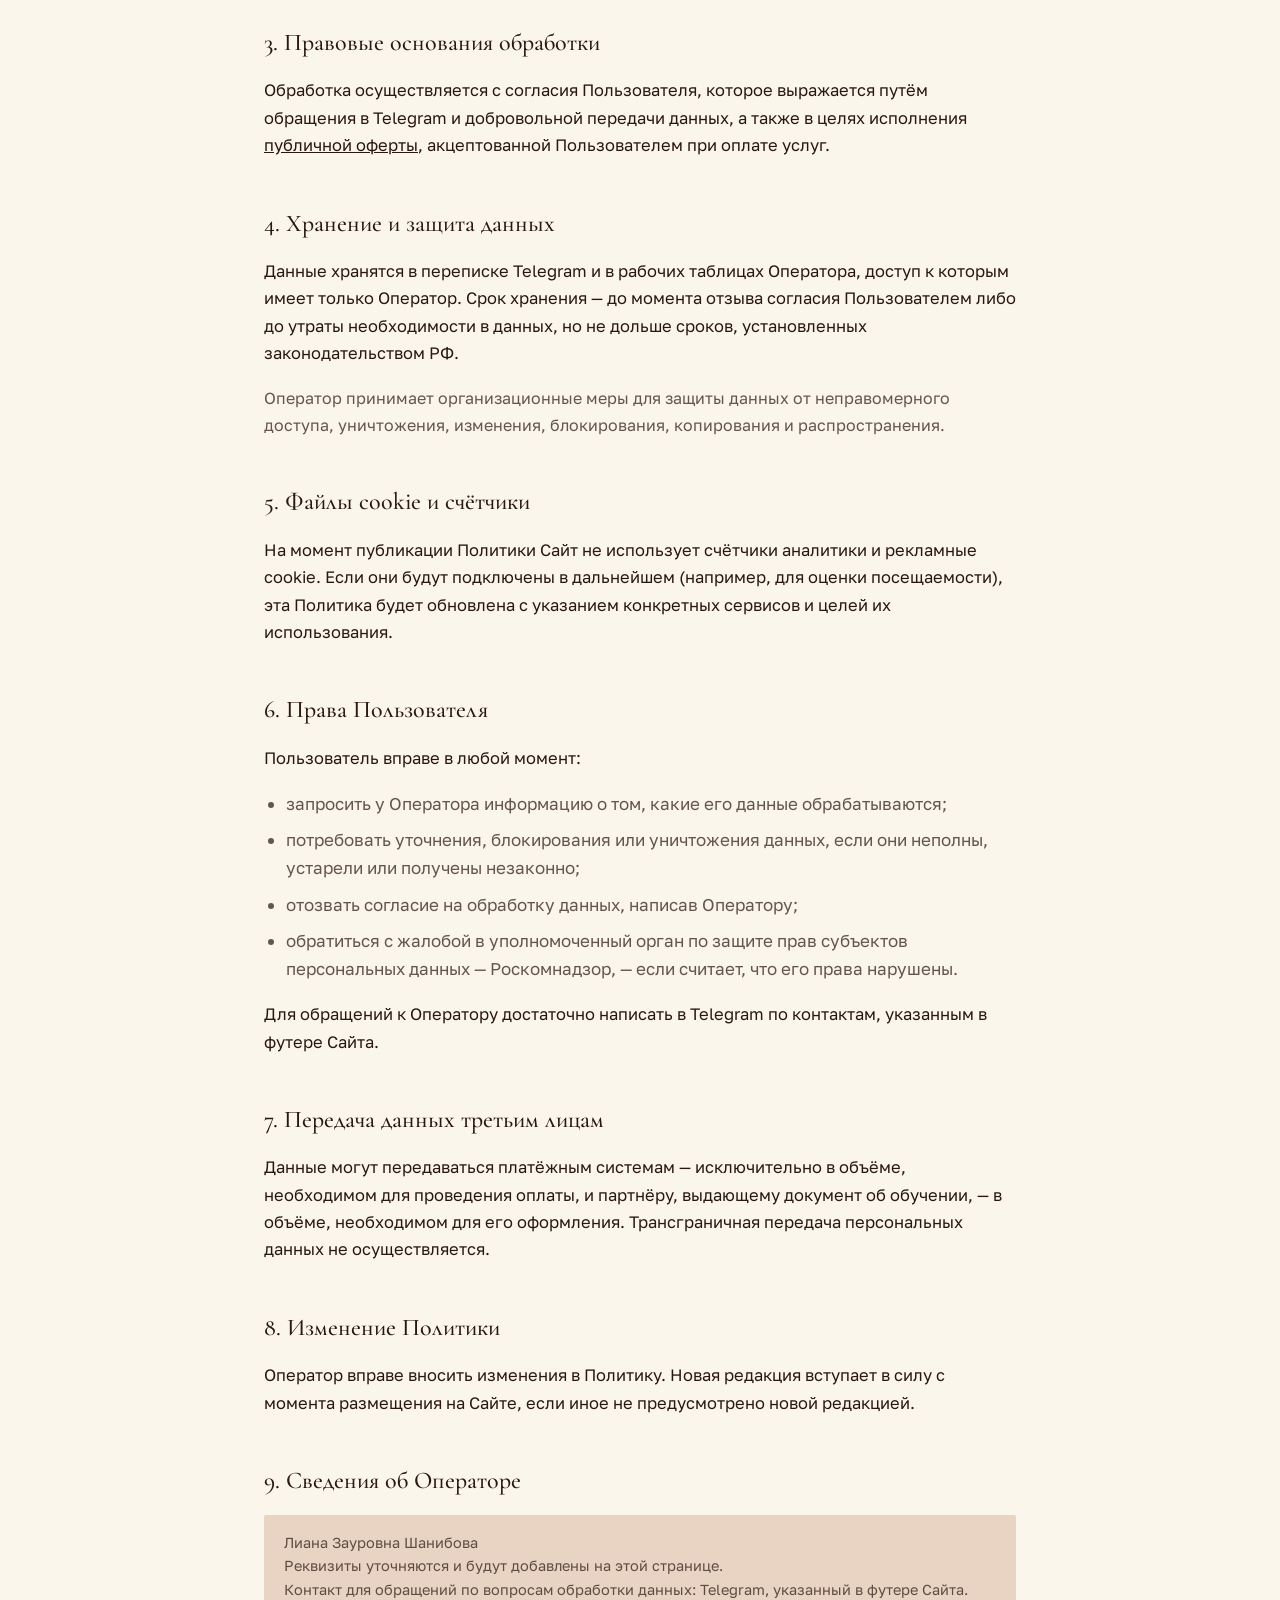
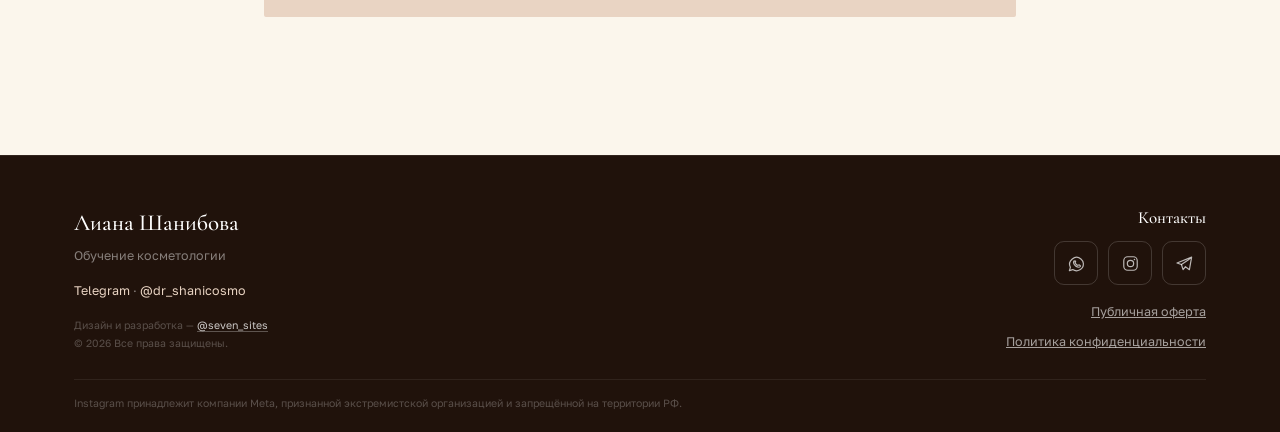
<file: privacy.html>
<!DOCTYPE html>
<html lang="ru">
<head>
<meta charset="UTF-8">
<meta name="viewport" content="width=device-width, initial-scale=1">
<title>Политика конфиденциальности | Лиана Шанибова</title>
<link rel="icon" type="image/svg+xml" href="assets/favicon.svg">
<link rel="apple-touch-icon" href="assets/apple-touch-icon.png">
<meta name="robots" content="noindex">
<link rel="preconnect" href="https://fonts.googleapis.com">
<link rel="preconnect" href="https://fonts.gstatic.com" crossorigin>
<link href="https://fonts.googleapis.com/css2?family=Cormorant+Garamond:ital,wght@0,300;0,400;0,500;0,600;1,300;1,400&family=Golos+Text:wght@400;500;600;700&display=swap" rel="stylesheet">
<link rel="stylesheet" href="styles.css?v=3">
<style>
  /* ── Страница политики: облегчённая типографика поверх общих стилей сайта ── */
  .legal{ padding:clamp(56px,8vw,96px) 0 clamp(80px,10vw,120px); }
  .legal__back{
    display:inline-flex; align-items:center; gap:8px; margin-bottom:32px;
    font-size:13px; color:var(--ink-52); text-decoration:none;
  }
  .legal__back:hover{ color:var(--bronze); }
  .legal__updated{ margin:-10px 0 40px; font-size:13px; color:var(--ink-52); }
  .legal h2{ margin-bottom:34px; }
  .legal h3{
    font-family:var(--serif); font-weight:500; font-size:clamp(20px,2vw,24px);
    color:var(--ink); margin:44px 0 14px;
  }
  .legal ol.legal__list{ margin:0 0 18px; padding-left:22px; color:var(--ink-70); }
  .legal ol.legal__list li{ margin:0 0 10px; line-height:1.66; }
  .legal ul.legal__list{ margin:0 0 18px; padding-left:22px; color:var(--ink-70); }
  .legal ul.legal__list li{ margin:0 0 8px; line-height:1.66; }
  .legal__note{
    margin:0 0 18px; padding:16px 20px; background:var(--card-2); border-radius:var(--r);
    font-size:14.5px; line-height:1.6; color:var(--ink-70);
  }
  /* Буквица из .prose хороша для одного вступительного абзаца, но здесь
     .prose переиспользуется в каждом разделе — без сброса получится
     десяток декоративных заглавных букв подряд */
  .legal .prose p:first-child::first-letter{
    all:unset; font:inherit; float:none;
  }
</style>
<script>
  document.documentElement.classList.add('js');
</script>
</head>
<body>

<div class="grain" aria-hidden="true"></div>

<header class="hdr">
  <div class="hdr__in">
    <a href="index.html" class="hdr__brand">
      <span class="hdr__name">Лиана Шанибова</span>
      <span class="hdr__sub">обучение косметологии</span>
    </a>
    <nav class="hdr__nav">
      <a href="index.html#program">Программа</a>
      <a href="index.html#price">Стоимость</a>
      <a href="index.html#faq">Вопросы</a>
    </nav>
    <a href="#" class="btn btn--sm js-tg">Забронировать</a>
  </div>
</header>

<main>
<section class="legal">
  <div class="wrap wrap--narrow">
    <a href="index.html" class="legal__back">← На главную</a>
    <p class="eyebrow" data-n="—">Документ</p>
    <h2 class="h2">Политика конфиденциальности</h2>
    <p class="legal__updated">Действует с 11 августа 2026 года. Актуальная версия всегда размещена по этому адресу.</p>

    <div class="prose">
      <p>Настоящая Политика обработки персональных данных (далее — «Политика») действует в отношении
        сайта <b>lianashanibova.ru</b> (далее — «Сайт») и определяет порядок обработки персональных
        данных и меры по обеспечению их безопасности, которые принимает Лиана Шанибова
        (далее — «Оператор») в отношении посетителей Сайта (далее — «Пользователь»).</p>
      <p>Политика разработана в соответствии с Федеральным законом от 27.07.2006 № 152-ФЗ
        «О персональных данных». Используя Сайт, Пользователь выражает согласие с условиями Политики.</p>
    </div>

    <div class="legal__note">
      Сайт не содержит форм для сбора данных — кнопки «Забронировать место» открывают личный чат
      в Telegram, где Пользователь по собственной инициативе сообщает свои данные напрямую
      Оператору. Ниже описано, как эти данные обрабатываются дальше.
    </div>

    <h3>1. Какие данные обрабатываются</h3>
    <div class="prose">
      <p>В рамках переписки в Telegram и последующего оформления записи на обучение Оператор может
        получать и обрабатывать:</p>
    </div>
    <ul class="legal__list">
      <li>имя и фамилию;</li>
      <li>номер телефона;</li>
      <li>имя пользователя (username) и данные профиля в Telegram;</li>
      <li>адрес электронной почты — если Пользователь указывает его для связи или оплаты;</li>
      <li>сведения об оплате (факт и сумма платежа) — без хранения реквизитов карты, которые
        обрабатываются исключительно платёжной системой.</li>
        <li>паспортные данные</li>
    </ul>
    <div class="prose">
      <p>Сайт не запрашивает и не обрабатывает специальные категории персональных данных
        (о состоянии здоровья, религиозных, политических взглядах и т.п.).</p>
    </div>

    <h3>2. Цели обработки</h3>
    <ul class="legal__list">
      <li>связь с Пользователем, ответы на вопросы об обучении;</li>
      <li>оформление записи на курс и организация обучения;</li>
      <li>информирование о датах потоков, изменениях в программе, статусе оплаты;</li>
      <li>улучшение содержания курса и качества сервиса.</li>
    </ul>
    <div class="prose">
      <p>Оператор не передаёт данные третьим лицам для маркетинговых рассылок и не продаёт их.</p>
    </div>

    <h3>3. Правовые основания обработки</h3>
    <div class="prose">
      <p>Обработка осуществляется с согласия Пользователя, которое выражается путём обращения
        в Telegram и добровольной передачи данных, а также в целях исполнения
        <a href="oferta.html">публичной оферты</a>, акцептованной Пользователем при оплате услуг.</p>
    </div>

    <h3>4. Хранение и защита данных</h3>
    <div class="prose">
      <p>Данные хранятся в переписке Telegram и в рабочих таблицах Оператора, доступ к которым имеет
        только Оператор. Срок хранения — до момента отзыва согласия Пользователем либо до утраты
        необходимости в данных, но не дольше сроков, установленных законодательством РФ.</p>
      <p>Оператор принимает организационные меры для защиты данных от неправомерного доступа,
        уничтожения, изменения, блокирования, копирования и распространения.</p>
    </div>

    <h3>5. Файлы cookie и счётчики</h3>
    <div class="prose">
      <p>На момент публикации Политики Сайт не использует счётчики аналитики и рекламные cookie.
        Если они будут подключены в дальнейшем (например, для оценки посещаемости), эта Политика
        будет обновлена с указанием конкретных сервисов и целей их использования.</p>
    </div>

    <h3>6. Права Пользователя</h3>
    <div class="prose">
      <p>Пользователь вправе в любой момент:</p>
    </div>
    <ul class="legal__list">
      <li>запросить у Оператора информацию о том, какие его данные обрабатываются;</li>
      <li>потребовать уточнения, блокирования или уничтожения данных, если они неполны,
        устарели или получены незаконно;</li>
      <li>отозвать согласие на обработку данных, написав Оператору;</li>
      <li>обратиться с жалобой в уполномоченный орган по защите прав субъектов персональных
        данных — Роскомнадзор, — если считает, что его права нарушены.</li>
    </ul>
    <div class="prose">
      <p>Для обращений к Оператору достаточно написать в Telegram по контактам, указанным
        в футере Сайта.</p>
    </div>

    <h3>7. Передача данных третьим лицам</h3>
    <div class="prose">
      <p>Данные могут передаваться платёжным системам — исключительно в объёме, необходимом
        для проведения оплаты, и партнёру, выдающему документ об обучении, — в объёме, необходимом
        для его оформления. Трансграничная передача персональных данных не осуществляется.</p>
    </div>

    <h3>8. Изменение Политики</h3>
    <div class="prose">
      <p>Оператор вправе вносить изменения в Политику. Новая редакция вступает в силу с момента
        размещения на Сайте, если иное не предусмотрено новой редакцией.</p>
    </div>

    <h3>9. Сведения об Операторе</h3>
    <!-- TODO: заменить на реальные реквизиты — статус (ИП / самозанятая), ФИО, ИНН,
         ОГРНИП/ОГРНИЛ, контактный e-mail для юридических обращений -->
    <div class="legal__note">
      Лиана Зауровна Шанибова<br>
      Реквизиты уточняются и будут добавлены на этой странице.<br>
      Контакт для обращений по вопросам обработки данных: Telegram, указанный в футере Сайта.
    </div>
  </div>
</section>
</main>

<footer class="ftr">
  <div class="wrap">
    <div class="ftr__grid">
      <div>
        <p class="ftr__name">Лиана Шанибова</p>
        <p class="ftr__role">Обучение косметологии</p>
        <p class="ftr__links">
          <a href="#" class="js-tg">Telegram</a> ·
          <a href="https://instagram.com/dr_shanicosmo" target="_blank" rel="noopener">@dr_shanicosmo</a>
        </p>
        <p class="ftr__credit">Дизайн и разработка —
          <a href="https://sevensites.ru/" target="_blank" rel="noopener">@seven_sites</a><br>© 2026 Все права защищены. </p>
      </div>
      <div class="ftr__legal">
        <p class="ftr__contacts-h">Контакты</p>
        <div class="ftr__socials">
          <a href="https://wa.me/79034262401" target="_blank" rel="noopener" aria-label="WhatsApp">
            <svg viewBox="0 0 24 24" fill="none" stroke="currentColor" stroke-width="1.5"><path d="M17.6 6.3A8.7 8.7 0 0 0 4.3 16.9L3 21l4.2-1.3A8.7 8.7 0 0 0 20.7 12 8.7 8.7 0 0 0 17.6 6.3Z" stroke-linecap="round" stroke-linejoin="round"/><path d="M8.7 8.9c-.2.4-.6 1.3-.4 2.3.3 1.5 1.4 2.9 2.6 3.9 1.1.9 2.6 1.6 4 1.6.9 0 1.6-.5 1.9-.9.2-.3.2-.7 0-1l-1.5-1.1c-.2-.2-.5-.2-.7 0l-.6.5c-.2.1-.4.1-.6 0-.7-.3-1.5-.9-2-1.5-.5-.6-.9-1.3-1.1-1.9-.1-.2 0-.4.1-.6l.4-.6c.1-.2.1-.5 0-.7L9.7 8.9c-.2-.4-.7-.4-1 0Z"/></svg>
          </a>
          <a href="https://instagram.com/dr_shanicosmo" target="_blank" rel="noopener" aria-label="Instagram">
            <svg viewBox="0 0 24 24" fill="none" stroke="currentColor" stroke-width="1.5"><rect x="3.5" y="3.5" width="17" height="17" rx="5"/><circle cx="12" cy="12" r="4"/><circle cx="17" cy="7" r="1" fill="currentColor" stroke="none"/></svg>
          </a>
          <a href="#" class="js-tg" aria-label="Telegram">
            <svg viewBox="0 0 24 24" fill="none" stroke="currentColor" stroke-width="1.5"><path d="m21 4-18.5 7.3 5.6 2 2.1 6.4 3-3.6 5 3.7L21 4Z" stroke-linecap="round" stroke-linejoin="round"/><path d="M8.1 13.3 18 6.5" stroke-linecap="round"/></svg>
          </a>
        </div>
        <p><a href="oferta.html">Публичная оферта</a></p>
        <p><a href="privacy.html">Политика конфиденциальности</a></p>
      </div>
    </div>
    <p class="ftr__meta">Instagram принадлежит компании Meta, признанной экстремистской организацией
      и запрещённой на территории РФ.</p>
  </div>
</footer>

<script src="script.js?v=3"></script>
</body>
</html>
</file>
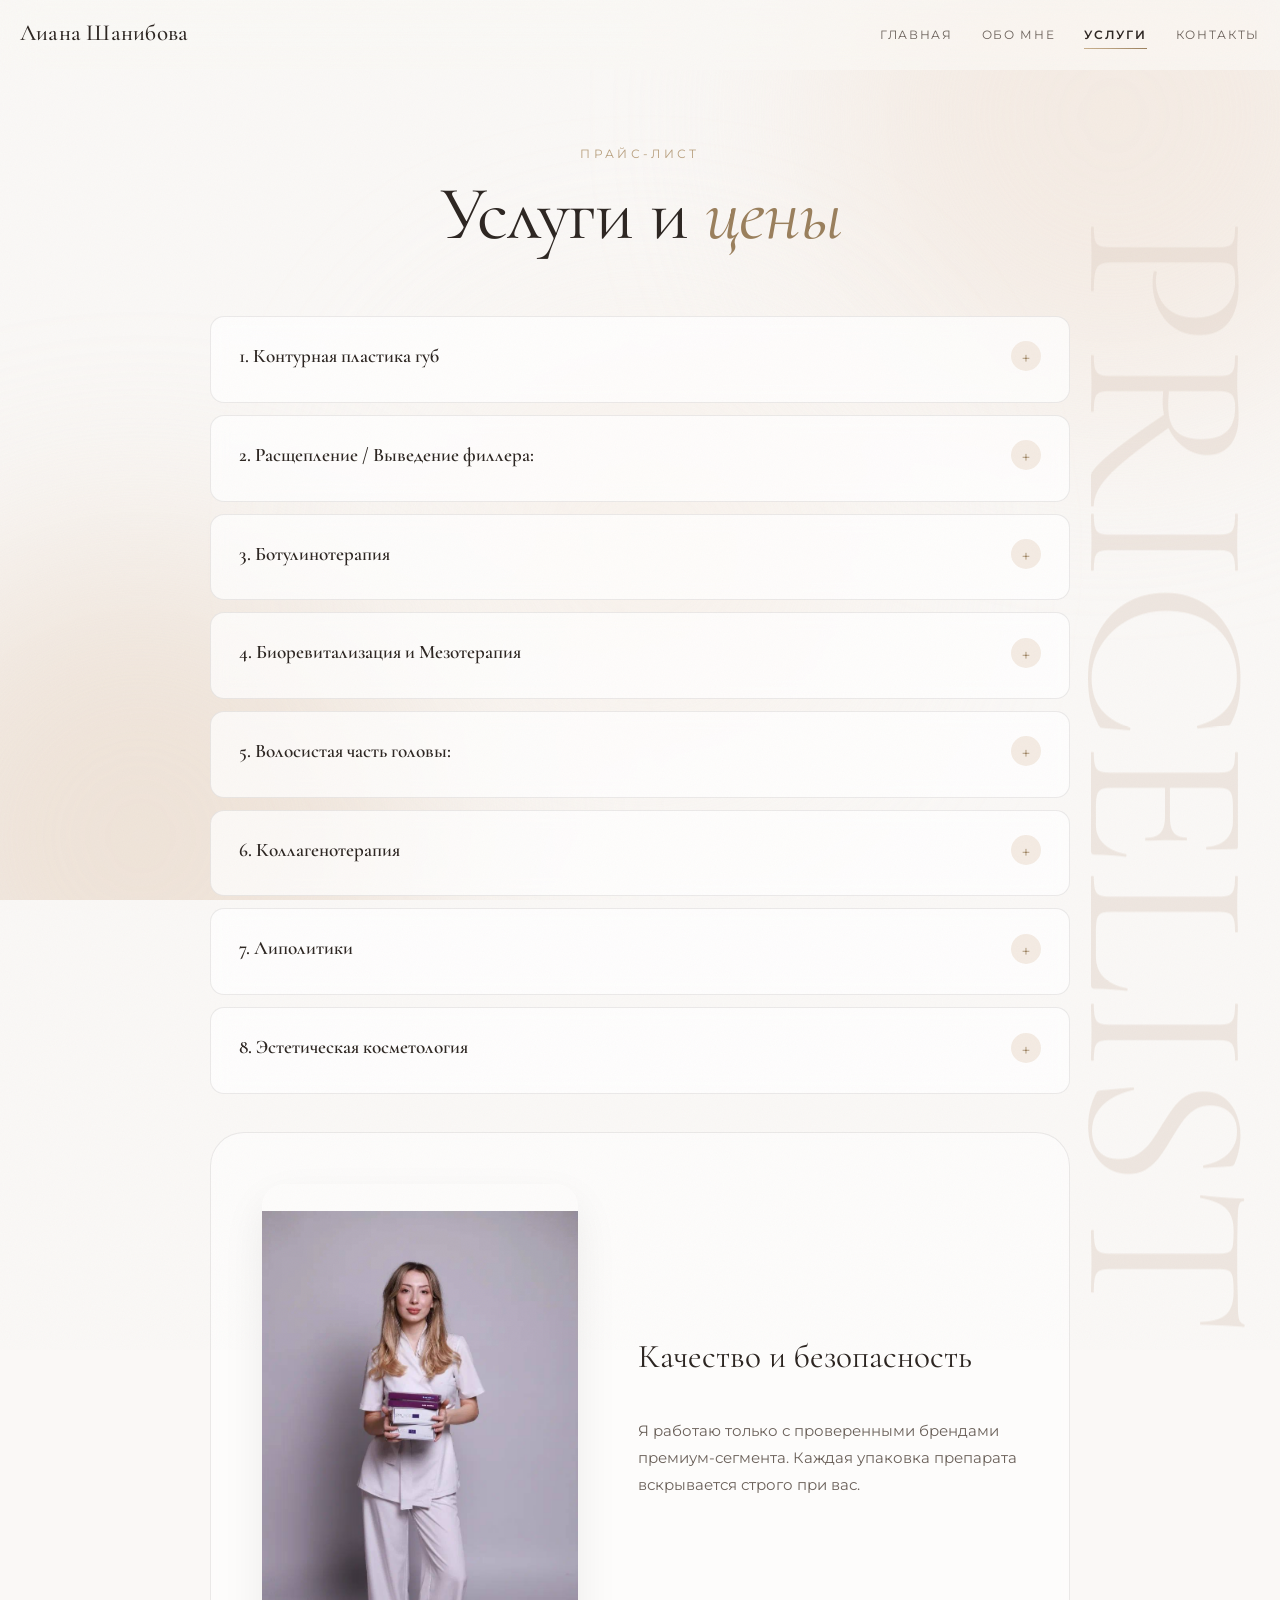
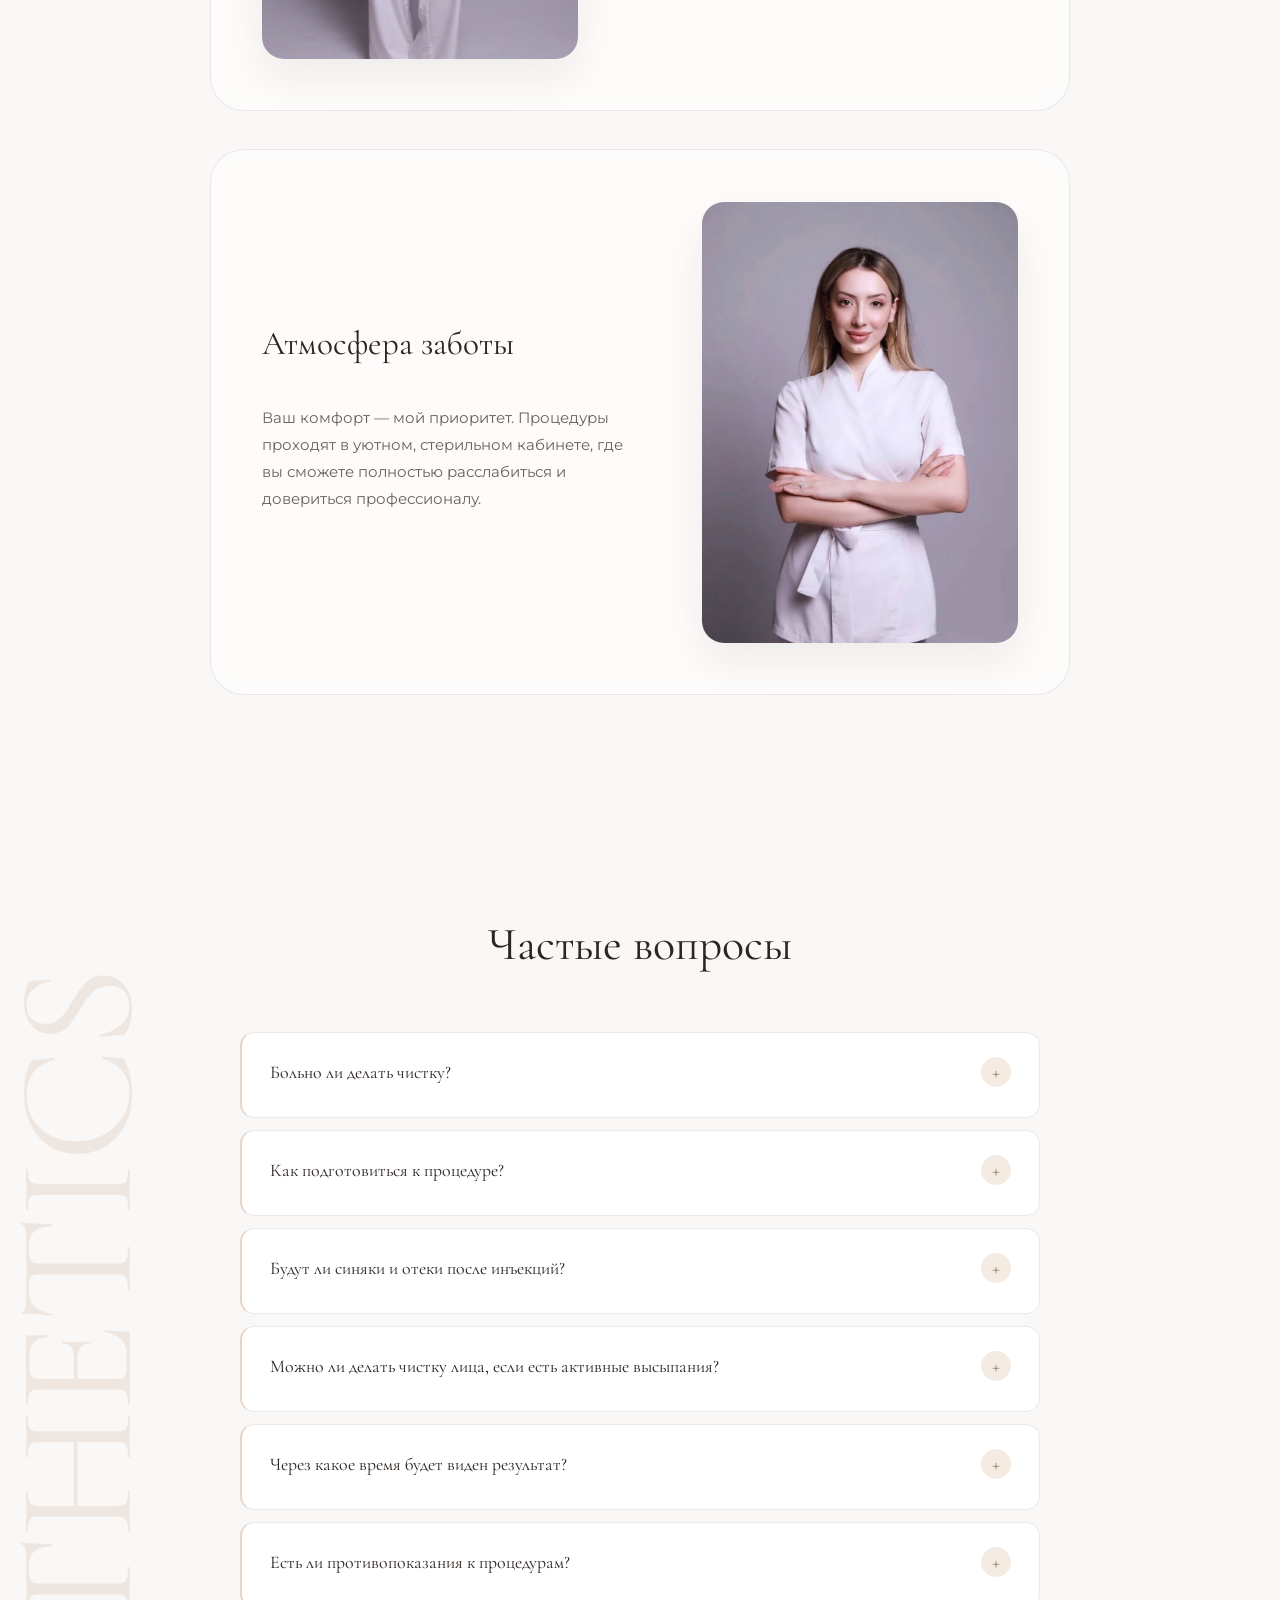
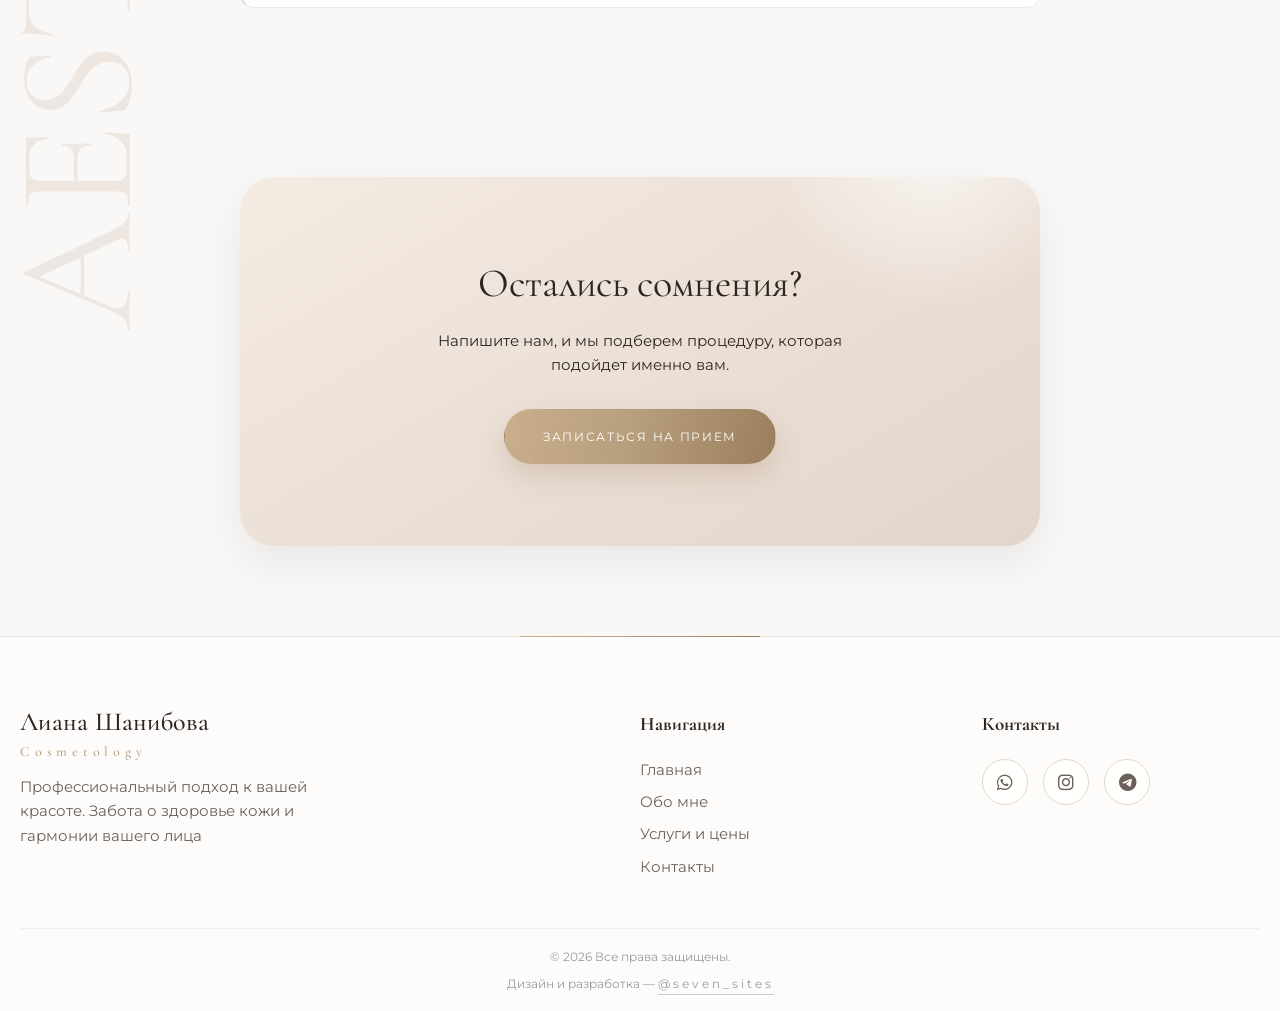
<file: services.html>
<!DOCTYPE html>
<html lang="ru">
<head>
    <meta charset="UTF-8">
    <title>Услуги и цены — косметология | Лиана Шанибова</title>
    <meta name="description" content="Прайс-лист косметолога Лианы Шанибовой: ботулинотерапия, контурная пластика губ, биоревитализация, коллагенотерапия, липолитики, чистки и пилинги. Цены на все процедуры.">
    <link rel="canonical" href="https://lianashanibova.ru/services.html">
    <meta name="theme-color" content="#FAF8F6">
    <link rel="preconnect" href="https://fonts.googleapis.com">
    <link rel="preconnect" href="https://fonts.gstatic.com" crossorigin>
    <link rel="preconnect" href="https://cdnjs.cloudflare.com">
    <link href="https://fonts.googleapis.com/css2?family=Cormorant+Garamond:wght@400;600&family=Montserrat:wght@300;400&display=swap" rel="stylesheet">
    <link rel="icon" href="/favicon.ico" sizes="any">
    <link rel="icon" type="image/svg+xml" href="img/favicon.svg?v=3">
    <link rel="icon" type="image/png" sizes="48x48" href="img/favicon-48.png?v=3">
    <link rel="icon" type="image/png" sizes="96x96" href="img/favicon-96.png?v=3">
    <link rel="apple-touch-icon" href="img/apple-touch-icon.png?v=3">
    <link rel="stylesheet" href="style.css?v=1786402638">
    <link rel="stylesheet" href="style-v2.css?v=1786402638">
    <link rel="stylesheet" href="https://cdnjs.cloudflare.com/ajax/libs/font-awesome/6.0.0/css/all.min.css">
    <meta name="viewport" content="width=device-width, initial-scale=1.0">
</head>
<body>
    <noscript><style>[data-reveal],[data-reveal-stagger]>*{opacity:1!important;transform:none!important;clip-path:none!important;filter:none!important}.preloader{display:none!important}.w-in{transform:none!important;opacity:1!important}[data-reveal="curtain"]::after{display:none!important}</style></noscript>

    <div class="preloader" id="preloader" aria-hidden="true">
        <div class="pl-inner">
            <span class="pl-logo">Лиана Шанибова</span>
            <span class="pl-track"><i></i></span>
        </div>
    </div>

    <div class="glow-bg" aria-hidden="true">
        <span class="blob blob-1"></span>
        <span class="blob blob-2"></span>
        <span class="blob blob-3"></span>
    </div>
    <div class="grain" aria-hidden="true"></div>
    <div class="cursor-aura" id="cursorAura" aria-hidden="true"></div>


    <div class="scroll-progress" id="scrollProgress"></div>

    <header class="header">
        <div class="container">
            <a href="index.html" class="logo logo--name">Лиана Шанибова</a>
            <nav class="nav" id="mainNav">
                <a href="index.html">Главная</a>
                <a href="about.html">Обо мне</a>
                <a href="services.html" class="active">Услуги</a>
                <a href="contacts.html">Контакты</a>
            </nav>
            <button class="nav-toggle" id="navToggle" aria-label="Открыть меню" aria-expanded="false">
                <span></span><span></span><span></span>
            </button>
        </div>
    </header>
    <div class="nav-backdrop" id="navBackdrop"></div>


    <section class="services-hero">
        <div class="watermark-vertical" data-parallax="0.1">PRICELIST</div>
        <div class="hero-watermark secondary" data-parallax="0.14">AESTHETICS</div>
        
        <div class="container">
            <span class="sub-title text-center" data-reveal="up" style="display: block;">Прайс-лист</span>
            <h1 class="text-center hero-title" data-split="words">Услуги и <span>цены</span></h1>
            <p class="text-center" style="max-width: 600px; margin: 20px auto 0; color: #666;">
                <!-- Все процедуры проводятся с использованием сертифицированных препаратов премиум-класса. -->
            </p>
        </div>
    </section>

    <section class="head-price">
        <div class="container">            
            <div class="price-container">

                <div class="accordion-item" data-reveal="up">
                    <div class="accordion-header" onclick="toggleAccordion(this)">
                        1. Контурная пластика губ <span class="icon">+</span>
                    </div>
                    <div class="accordion-content">
                        <div class="accordion-inner">
                            <ul class="price-list">
                                <li><span class="product">Stylage M (до 1 мл)</span><span class="price">17.000 ₽</span></li>
                                <li><span class="product">Dermalax (до 1 мл)</span><span class="price">15.000 ₽</span></li>
                                <li><span class="product">Juvederm ultra smile (до 1 мл)</span><span class="price">19.000 ₽</span></li>
                                <li><span class="product">Belotero lips (до 1 мл)</span><span class="price">19.000 ₽</span></li>
                                <li><span class="product">Teosyal Redensity 2 (до 1 мл)</span><span class="price">20.000 ₽</span></li>
                            </ul>
                            <p class="price-note">Препарат подбирается доктором индивидуально в зависимости от ваших анатомических особенностей</p>
                        </div>
                    </div>
                </div>

                <div class="accordion-item" data-reveal="up">
                    <div class="accordion-header" onclick="toggleAccordion(this)">
                        2. Расщепление / Выведение филлера: <span class="icon">+</span>
                    </div>
                    <div class="accordion-content">
                        <div class="accordion-inner">
                            <ul class="price-list">
                                <li><span class="product">Liporase / Гиалуронидаза</span><span class="price">7.500 ₽</span></li>
                            </ul>
                        </div>
                    </div>
                </div>
                
                <div class="accordion-item" data-reveal="up">
                    <div class="accordion-header" onclick="toggleAccordion(this)">
                        3. Ботулинотерапия <span class="icon">+</span>
                    </div>
                    <div class="accordion-content">
                        <div class="accordion-inner">
                            <ul class="price-list">
                                <li><span class="product">Лоб</span><span class="price">7.000 ₽</span></li>
                                <li><span class="product">Межбровье</span><span class="price">7.000 ₽</span></li>
                                <li><span class="product">Зона вокруг глаз</span><span class="price">7.000 ₽</span></li>
                                <li><span class="product">Расслабление жевательных мышц / лечение бруксизма</span><span class="price">12.000 ₽</span></li>
                                <li><span class="product">Устранение гингивальной улыбки</span><span class="price">3.000 ₽</span></li>
                                <li><span class="product">Устранение мимики подбородка</span><span class="price">3.000 ₽</span></li>
                                <li><span class="product">Разворот верхней губы</span><span class="price">3.000 ₽</span></li>
                                <li><span class="product">Нос, крылья носа</span><span class="price">3.000 ₽</span></li>
                            </ul>
                            <div class="sub-group">
                                <h4 class="sub-heading">Лечение гипергидроза:</h4>
                                <ul class="price-list">
                                    <li>
                                        <span class="product otstup">Подмышки - 100 ед. </span>
                                        <span class="price">10.000 ₽</span>
                                    </li>
                                    <li>
                                        <span class="product otstup">Подмышки - 200 ед.</span>
                                        <span class="price">17.000 ₽</span>
                                    </li>
                                    <li>
                                        <span class="product otstup">Ладони/стопы - 200 ед.</span>
                                        <span class="price">17.000 ₽</span>
                                    </li>
                                </ul>
                            </div>

                        </div>
                    </div>
                </div>

                
                
                <div class="accordion-item" data-reveal="up">
                    <div class="accordion-header" onclick="toggleAccordion(this)">
                        4. Биоревитализация и Мезотерапия <span class="icon">+</span>
                    </div>
                    <div class="accordion-content">
                        <div class="accordion-inner">

                            <div class="sub-group">
                                <h4 class="sub-heading">Лицо:</h4>
                                <ul class="price-list">
                                    <li>
                                        <span class="product otstup">Biogel / Filorga 135 HA</span>
                                        <span class="price">12.000 ₽</span>
                                    </li>
                                    <li>
                                        <span class="product otstup">Revi (Style, Silk, Strong)</span>
                                        <span class="price">15.000 ₽</span>
                                    </li>
                                    <li>
                                        <span class="product otstup">Novacutan (SBio, YBio)</span>
                                        <span class="price">15.000 ₽</span>
                                    </li>
                                    <li>
                                        <span class="product otstup">Meso-Xanthin F199 / Meso-Wharton P199</span>
                                        <span class="price">17.000 ₽</span>
                                    </li>
                                    <li>
                                        <span class="product otstup">PDRN Bellarti</span>
                                        <span class="price">17.000 ₽</span>
                                    </li>
                                    <li>
                                        <span class="product otstup">Plinest / Profhilo / Jalupro</span>
                                        <span class="price">17.000 ₽</span>
                                    </li>
                                </ul>
                            </div>

                            <div class="sub-group">
                                <h4 class="sub-heading">Периорбитальная зона (глаза):</h4>
                                <ul class="price-list">
                                    <li>
                                        <span class="product otstup">Revi Eye</span>
                                        <span class="price">12.000 ₽</span>
                                    </li>
                                    <li>
                                        <span class="product otstup">Bellarti</span>
                                        <span class="price">15.000 ₽</span>
                                    </li>
                                    <li>
                                        <span class="product otstup">Novacutan Eye</span>
                                        <span class="price">17.000 ₽</span>
                                    </li>
                                    <li>
                                        <span class="product otstup">Meso Eye C71</span>
                                        <span class="price">17.000 ₽</span>
                                    </li>
                                    <li>
                                        <span class="product otstup">Plinest Fast / Neotiva Eye Glow</span>
                                        <span class="price">19.000 ₽</span>
                                    </li>
                                </ul>
                            </div>

                            <div class="sub-group">
                                <h4 class="sub-heading">Заполнение колец Венеры:</h4>
                                <ul class="price-list">
                                    <li>
                                        <span class="product otstup">Belotero Soft / Biogel</span>
                                        <span class="price">12.000 ₽</span>
                                    </li>
                                </ul>
                            </div>
                        </div>
                    </div>
                </div>
                
                <div class="accordion-item" data-reveal="up">
                    <div class="accordion-header" onclick="toggleAccordion(this)">
                        5. Волосистая часть головы: <span class="icon">+</span>
                    </div>
                    <div class="accordion-content">
                        <div class="accordion-inner">
                            <ul class="price-list">
                                <li><span class="product">Hair X B Complex</span><span class="price">6.000 ₽</span></li>
                                <li><span class="product">Biogel Hair B</span><span class="price">7.000 ₽</span></li>
                                <li><span class="product">Hair filler</span><span class="price">7.000 ₽</span></li>
                            </ul>
                        </div>
                    </div>
                </div>
                
                <div class="accordion-item" data-reveal="up">
                    <div class="accordion-header" onclick="toggleAccordion(this)">
                        6. Коллагенотерапия <span class="icon">+</span>
                    </div>
                    <div class="accordion-content">
                        <div class="accordion-inner">
                            <ul class="price-list">
                                <li><span class="product">Collost 7%</span><span class="price">15.000 ₽</span></li>
                                <li><span class="product">Collost 15%</span><span class="price">17.000 ₽</span></li>
                                <li><span class="product">Karisma</span><span class="price">20.000 ₽</span></li>
                            </ul>
                        </div>
                    </div>
                </div>

                <div class="accordion-item" data-reveal="up">
                    <div class="accordion-header" onclick="toggleAccordion(this)">
                        7. Липолитики <span class="icon">+</span>
                    </div>
                    <div class="accordion-content">
                        <div class="accordion-inner">
                            <ul class="price-list">
                                <li><span class="product">Lipolab / Light Fit (1 мл)</span><span class="price">3.000 ₽</span></li>
                                <li><span class="product">Lipo long / Пептидные липолитики (1 мл)</span><span class="price">5.000 ₽</span></li>
                            </ul>
                        </div>
                    </div>
                </div>
                
                <div class="accordion-item" data-reveal="up">
                    <div class="accordion-header" onclick="toggleAccordion(this)">
                        8. Эстетическая косметология <span class="icon">+</span>
                    </div>
                    
                    <div class="accordion-content">
                        <div class="accordion-inner">
                            
                            <ul class="price-list" style="margin-bottom: 25px;">
                                <li>
                                    <span class="product">Комбинированная 10-этапная атравматичная чистка лица (1 час)</span>
                                    <span class="price">7.700 ₽</span>
                                </li>
                                <li>
                                    <span class="product">Механическая / УЗ экспресс (30 мин)</span>
                                    <span class="price">6.000 ₽</span>
                                </li>
                            </ul>

                            <div class="sub-group">
                                <h4 class="sub-heading">Пилинги:</h4>
                                <ul class="price-list">
                                    <li>
                                        <span class="product">Сезонные (по типу кожи)</span>
                                        <span class="price">4.000 ₽</span>
                                    </li>
                                    <li>
                                        <span class="product">Всесезонные (PRX-T33, BioRePeel, Peach Peel)</span>
                                        <span class="price">6.000 ₽</span>
                                    </li>
                                </ul>
                            </div>

                            <div class="sub-group">
                                <h4 class="sub-heading">Аппаратные и сочетанные методики:</h4>
                                <ul class="price-list">
                                    <li>
                                        <span class="product">Glow Face (неинвазивная карбокситерапия)</span>
                                        <span class="price">6.000 ₽</span>
                                    </li>
                                    <li>
                                        <span class="product">Фракционная мезотерапия (микронидлинг) с экзосомами</span>
                                        <span class="price">6.000 ₽</span>
                                    </li>
                                    <li>
                                        <span class="product">Мезороллерная терапия</span>
                                        <span class="price">6.000 ₽</span>
                                    </li>
                                </ul>
                            </div>

                        </div>
                    </div>
                </div>

                <div class="price-visual-break">
                    <div class="break-grid">
                        <div class="break-img" data-reveal="curtain">
                            <img src="img/img-3.jpeg" alt="Препараты" data-parallax="-0.05" loading="lazy" decoding="async">
                        </div>
                        <div class="break-text" data-reveal="up" data-reveal-delay="0.2">
                            <h3 style="color: var(--gold-color); font-size: 36px;">Качество и безопасность</h3>
                            <p>Я работаю только с проверенными брендами премиум-сегмента. Каждая упаковка препарата вскрывается строго при вас.</p>
                        </div>
                    </div>
                </div>

                <div id="second-break" class="price-visual-break">
                    <div class="break-grid">
                        <div class="break-img" data-reveal="curtain">
                            <img src="img/img-6.jpeg" alt="Кабинет" data-parallax="-0.05" loading="lazy" decoding="async">
                        </div>
                        <div class="break-text" data-reveal="up" data-reveal-delay="0.2">
                            <h3 style="color: var(--gold-color); font-size: 36px;">Атмосфера заботы</h3>
                            <p>Ваш комфорт — мой приоритет. Процедуры проходят в уютном, стерильном кабинете, где вы сможете полностью расслабиться и довериться профессионалу.</p>
                        </div>
                    </div>
                </div>
                
            </div>
            
        </div>
    </section>

    <!-- Частые вопросы начало -->
    <section class="faq" style="background-color: var(--bg-color);">
        <section class="faq-section">
            <h2 class="text-center faq-title" data-split="words">Частые вопросы</h2>
            <div class="container">
                <div class="faq-wrapper" data-reveal-stagger="up">

                    <div class="faq-item accordion-item">
                        <div class="accordion-header" onclick="toggleAccordion(this)">
                            <h4 class="faq-question">Больно ли делать чистку?</h4>
                            <span class="icon">+</span>
                        </div>
                        <div class="accordion-content">
                            <div class="accordion-inner">
                                <p class="faq-answer">Современные методы позволяют сделать процедуру максимально комфортной. Для чувствительной кожи мы применяем легкие гели-анестетики или выбираем атравматичные (без ручного давления) техники очищения.</p>
                            </div>
                        </div>
                    </div>

                    <div class="faq-item accordion-item">
                        <div class="accordion-header" onclick="toggleAccordion(this)">
                            <h4 class="faq-question">Как подготовиться к процедуре?</h4>
                            <span class="icon">+</span>
                        </div>
                        <div class="accordion-content">
                            <div class="accordion-inner">
                                <p class="faq-answer">За 2-3 дня до инъекционных процедур рекомендуется исключить алкоголь и препараты, разжижающие кровь (например, аспирин). Если вы склонны к герпесу, перед контурной пластикой губ стоит проконсультироваться с врачом о профилактическом приеме противовирусных средств.</p>
                            </div>
                        </div>
                    </div>

                    <div class="faq-item accordion-item">
                        <div class="accordion-header" onclick="toggleAccordion(this)">
                            <h4 class="faq-question">Будут ли синяки и отеки после инъекций?</h4>
                            <span class="icon">+</span>
                        </div>
                        <div class="accordion-content">
                            <div class="accordion-inner">
                                <p class="faq-answer">Любое инъекционное вмешательство — это микротравма. Небольшие гематомы и отек в первые 2–4 дня являются нормой. Я использую атравматичные техники, чтобы свести эти проявления к минимуму, но рекомендую не планировать важные события на первые 3 дня после визита.</p>
                            </div>
                        </div>
                    </div>

                    <div class="faq-item accordion-item">
                        <div class="accordion-header" onclick="toggleAccordion(this)">
                            <h4 class="faq-question">Можно ли делать чистку лица, если есть активные высыпания?</h4>
                            <span class="icon">+</span>
                        </div>
                        <div class="accordion-content">
                            <div class="accordion-inner">
                                <p class="faq-answer">При сильных воспалениях механическая чистка может быть противопоказана, так как есть риск разнести инфекцию. В таких случаях мы начинаем с лечебных пилингов или щадящей атравматичной чистки, чтобы сначала снять воспаление.</p>
                            </div>
                        </div>
                    </div>

                    <div class="faq-item accordion-item">
                        <div class="accordion-header" onclick="toggleAccordion(this)">
                            <h4 class="faq-question">Через какое время будет виден результат?</h4>
                            <span class="icon">+</span>
                        </div>
                        <div class="accordion-content">
                            <div class="accordion-inner">
                                <p class="faq-answer">Эффект от филлеров виден сразу, но окончательный результат оценивается через 2 недели, когда спадет отек. Ботулинотерапия «встает» на 5–14 день, а курс биоревитализации имеет накопительный эффект, который нарастает в течение месяца.</p>
                            </div>
                        </div>
                    </div>

                    <div class="faq-item accordion-item">
                        <div class="accordion-header" onclick="toggleAccordion(this)">
                            <h4 class="faq-question">Есть ли противопоказания к процедурам?</h4>
                            <span class="icon">+</span>
                        </div>
                        <div class="accordion-content">
                            <div class="accordion-inner">
                                <p class="faq-answer">Основные противопоказания: беременность и лактация, острые инфекционные заболевания (ОРВИ), обострение хронических болезней, нарушения свертываемости крови и онкология. На первичной консультации мы обязательно заполняем анкету здоровья.</p>
                            </div>
                        </div>
                    </div>

                </div>
            </div>
        </section>
    </section>
    <!-- Частые вопросы конец -->


    <!-- Запись начало -->
    <section class="cta-section text-center" data-reveal="up">
        <div class="container">
            <div class="cta-box">
                <h2 class="cta-title">Остались сомнения?</h2>
                <p class="cta-text">Напишите нам, и мы подберем процедуру, которая подойдет именно вам.</p>
                <a href="contacts.html" class="btn magnetic">Записаться на прием</a>
            </div>
        </div>
    </section>
    <!-- Запись конец -->

    <footer class="main-footer">
        <div class="container">
            <div class="footer-grid">
                
                <div class="footer-col">
                    <a href="index.html" class="logo logo--name footer-logo">Лиана Шанибова <br><span>Cosmetology</span></a>
                    <p class="footer-about">Профессиональный подход к вашей красоте. Забота о здоровье кожи и гармонии вашего лица</p>
                    
                </div>

                <div class="footer-col">
                    <h4>Навигация</h4>
                    <ul class="footer-links">
                        <li><a href="index.html">Главная</a></li>
                        <li><a href="about.html">Обо мне</a></li>
                        <li><a href="services.html">Услуги и цены</a></li>
                        <li><a href="contacts.html">Контакты</a></li>
                    </ul>
                </div>

                <div class="footer-col">
                    <h4>Контакты</h4>
                    <div class="footer-socials">
                        <a href="https://wa.me/79034262401" class="social-link" target="_blank"><i class="fa-brands fa-whatsapp"></i></a>
                        <a href="https://www.instagram.com/dr_shanicosmo?igsh=MTNsdm9hNHp6NGNoeA==" class="social-link" target="_blank"><i class="fa-brands fa-instagram"></i></a>
                        <a href="https://t.me/shani_admin?text=Здравствуйте!😊%20Хотела%20бы%20записаться%20на%20процедуру" class="social-link" target="_blank"><i class="fa-brands fa-telegram"></i></a>
                    </div>
                </div>

            </div>

            <div class="footer-bottom">
                <p class="copyright">&copy; 2026 Все права защищены.</p>
                <p class="credit">Дизайн и разработка — <a class="seven" target="_blank" rel="noopener noreferrer" href="https://sevensites.ru">@seven_sites</a></p>
            </div>
        </div>
    </footer>

    <button id="backToTop" class="back-to-top" aria-label="Наверх">
        <svg class="btt-ring" viewBox="0 0 44 44" aria-hidden="true" focusable="false">
            <circle class="btt-track" cx="22" cy="22" r="20"></circle>
            <circle class="btt-bar" cx="22" cy="22" r="20"></circle>
        </svg>
        <i class="fa-solid fa-arrow-up" aria-hidden="true"></i>
    </button>

    <script src="script.js?v=1786402638"></script>
</body>
</html>
</file>
<file: style.css>
/* ==========================================================================
   1. БАЗОВЫЕ НАСТРОЙКИ И ПЕРЕМЕННЫЕ
   ========================================================================== */   :root {
    --bg-color: #FAFAFA; /* Молочный фон */
    --text-color: #333333; /* Мягкий черный */
    --accent-color: #E3D5CA; /* Пудровый */
    --gold-color: #B89F7D; /* Приглушенное золото */
    --white: #FFFFFF;
    --font-heading: 'Cormorant Garamond', serif;
    --font-text: 'Montserrat', sans-serif;
}

.seven {
    display: inline-block;
    font-family: var(--font-text);
    text-decoration: none;
    letter-spacing: 3px;
    color: #999;
    transition: all 0.6s cubic-bezier(0.16, 1, 0.3, 1);
    border-bottom: 0.6px solid rgba(0, 0, 0, 0.2);
    padding-bottom: 1px;
}
.seven:hover {
    color: var(--text-color);
    transform: scale(1.05);
    letter-spacing: 5px;
    border-bottom-color: transparent;
    /* border-bottom-color: rgba(0, 0, 0, 0.8); */
}
.seven:active {
    transform: translateY(-1px);
    transition: 0.1s;
    opacity: 0.7;
}

body {
    margin: 0;
    padding-top: 80px;
    font-family: var(--font-text);
    background-color: var(--bg-color);
    color: var(--text-color);
    line-height: 1.6;
}

html, body {
    width: 100%;
    max-width: 100%;
    overflow-x: hidden;
    position: relative;

}

h1, h2, h3 {
    font-family: var(--font-heading);
    font-weight: 400;
    margin-top: 0;
}

.container {
    max-width: 1300px;
    margin: 0 auto;
    padding: 0 20px;
}

.advantages {padding: 100px 0px 0px 0px;}

section {
    padding: 80px 0;
    background: transparent !important;
}

.text-center { 
    text-align: center; 
}

/* ==========================================================================
   2. ШАПКА И НАВИГАЦИЯ (HEADER)
   ========================================================================== */


* {
    box-sizing: border-box;
}

.header {
    position: fixed;
    top: 0;         
    left: 0;
    width: 100%;
    z-index: 1000;
    background: rgba(255, 255, 255, 0.95);
    backdrop-filter: blur(10px);
    height: 70px;   
}



.header {
    position: fixed;
    top: 0;
    left: 0;
    width: 100%;
    z-index: 1000;
    background: rgba(255, 255, 255, 0.95);
    backdrop-filter: blur(10px);
    border-bottom: 1px solid rgba(0, 0, 0, 0.05);
    padding: 15px 0; 
}

.header .container {
    display: flex;
    justify-content: space-between;
    align-items: center;
}

.logo {
    font-family: var(--font-heading);
    font-size: 24px;
    text-transform: uppercase;
    letter-spacing: 2px;
    text-decoration: none;
    color: var(--text-color);
}

.nav a {
    text-decoration: none;
    color: var(--text-color);
    margin-left: 25px;
    font-size: 14px;
    text-transform: uppercase;
    letter-spacing: 1px;
    transition: 0.3s;
}

.nav a:hover {
    color: var(--gold-color);
}

.nav a.active {
    color: var(--gold-color);
    position: relative;
    font-weight: 600;
}

.nav a.active::after {
    content: '';
    position: absolute;
    bottom: -5px;
    left: 50%;
    transform: translateX(-50%);
    width: 3px;
    height: 3px;
    background-color: var(--gold-color);
    border-radius: 50%;
}

/* ==========================================================================
   3. ГЛОБАЛЬНЫЕ КНОПКИ
   ========================================================================== */
.btn {
    display: inline-block;
    background-color: var(--gold-color);
    color: var(--white);
    padding: 15px 35px;
    text-decoration: none;
    text-transform: uppercase;
    font-size: 13px;
    letter-spacing: 1px;
    transition: 0.3s;
    border: 1px solid var(--gold-color);
    cursor: pointer;
}

.btn:hover {
    background-color: transparent;
    color: var(--gold-color);
}

.btn-outline {
    display: inline-block;
    padding: 15px 35px;
    text-decoration: none;
    text-transform: uppercase;
    font-size: 13px;
    letter-spacing: 1px;
    color: var(--gold-color);
    border: 1px solid var(--gold-color);
    transition: 0.3s ease;
}

.btn-outline:hover {
    background-color: var(--gold-color);
    color: var(--white);
}

/* ==========================================================================
   4. ГЛАВНЫЙ ЭКРАН (HERO) И ВОТЕРМАРКИ
   ========================================================================== */
.hero-section {
    padding: 80px 0;
    background-color: var(--white);
    overflow: hidden;
}

.hero-grid {
    display: grid;
    grid-template-columns: 1fr 1fr;
    gap: 40px;
    align-items: center;
}

.hero-text-block {
    text-align: left;
    position: relative;
    z-index: 2;
}

.hero-badge {
    display: inline-block;
    padding: 8px 16px;
    border: 1px solid var(--accent-color);
    border-radius: 30px;
    color: var(--gold-color);
    font-size: 11px;
    text-transform: uppercase;
    letter-spacing: 1px;
    margin-bottom: 25px;
}

.hero-title {
    font-size: 52px;
    line-height: 1.15;
    margin-bottom: 20px;
    color: var(--text-color);
}

.hero-title span {
    color: var(--gold-color);
    font-style: italic;
}

.hero-subtitle {
    font-size: 17px;
    color: #555;
    margin-bottom: 35px;
    line-height: 1.6;
    max-width: 90%;
}

.hero-actions {
    display: flex;
    gap: 15px;
    flex-wrap: wrap;
}

@keyframes pulse-gold {
    0% { box-shadow: 0 0 0 0 rgba(184, 159, 125, 0.4); }
    70% { box-shadow: 0 0 0 15px rgba(184, 159, 125, 0); }
    100% { box-shadow: 0 0 0 0 rgba(184, 159, 125, 0); }
}

.hero-actions .btn {
    animation: pulse-gold 2s infinite;
}

.hero-image-block {
    position: relative;
    display: flex;
    justify-content: center;
}

.hero-photo {
    width: 100%;
    max-width: 420px;
    border-radius: 200px 200px 20px 20px;
    box-shadow: 0 20px 40px rgba(0,0,0,0.08);
    position: relative;
    z-index: 2;
    display: block;
}

.hero-blob {
    position: absolute;
    bottom: -20px;
    right: 20px;
    width: 160px;
    height: 160px;
    background-color: var(--accent-color);
    border-radius: 50%;
    z-index: 1;
    opacity: 0.5;
}

.hero-watermark {
    position: absolute;
    top: 5%;
    left: 50%;
    transform: translate(-50%, -50%);
    font-size: 13vw; 
    font-family: var(--font-heading);
    color: var(--accent-color);
    opacity: 0.15;
    z-index: 0;
    pointer-events: none;
    white-space: nowrap;
    user-select: none;
    text-transform: uppercase;
}

.hero-watermark.secondary {
    top: 70%;
    left: 6%;
    opacity: 0.5;
    transform: translate(-50%, -50%) rotate(-90deg) !important;
}
.hero-watermark.abo {
    top: 72% !important;
    left: 18% !important;
    opacity: 0.2;
    transform: translate(-50%, -50%) rotate(-90deg) !important;
}
.hero-watermark.cont {top: 18%;}


.hero-stats {
    display: flex;
    justify-content: center;
    gap: 60px;
    position: relative;
    z-index: 5;
    margin-top: 30px;
}

.stat-item {
    font-size: 14px;
    text-transform: uppercase;
    letter-spacing: 1px;
    color: var(--text-color);
}

.stat-item b {
    display: block;
    font-size: 32px;
    font-family: var(--font-heading);
    color: var(--gold-color);
}

/* ==========================================================================
   5. ПРАЙС-ЛИСТ И АККОРДЕОНЫ
   ========================================================================== */
.services-hero {
    padding: 10px 0 10px 0;
}

.cta-section {
    padding: 40px 0 70px 0;
}

.head-price {padding: 0px 0px;}

   .price-section {
    position: relative;
    z-index: 1;
}

.price-container {
    max-width: 800px;
    margin: 0 auto;
}

.accordion-item {
    background: var(--white);
    border: 1px solid #EAEAEA;
    border-radius: 12px;
    margin-bottom: 15px;
    overflow: hidden;
    transition: box-shadow 0.3s ease;
}

.accordion-header {
    padding: 22px 30px;
    cursor: pointer;
    display: flex;
    justify-content: space-between;
    align-items: center;
    font-family: var(--font-heading);
    font-size: 22px;
    font-weight: 600;
}

.icon {
    font-size: 28px;
    color: var(--gold-color);
    font-weight: 300;
    transition: transform 0.3s ease;
}

.accordion-item.active .icon {
    transform: rotate(45deg);
}

.accordion-content {
    display: grid;
    grid-template-rows: 0fr;
    transition: grid-template-rows 0.8s ease-out;
    overflow: hidden;
}

.accordion-item.active .accordion-content {
    grid-template-rows: 1fr;
}

.accordion-inner {
    overflow: hidden;
    padding: 0 30px;
    opacity: 0;
    transition: opacity 0.3s ease-in-out;
    border-top: 1px dashed transparent; 
    margin-top: 5px;
}

.accordion-item.active .accordion-inner {
    opacity: 1;
    padding-bottom: 30px;
    padding-top: 15px;
    border-top-color: var(--accent-color);
}

.price-list {
    list-style: none;
    padding: 0;
    margin: 20px 0 0 0;
    text-align: left;
}

.price-list li {
    display: flex;
    justify-content: space-between;
    align-items: flex-end;
    margin-bottom: 12px;
    border-bottom: 1px dashed var(--accent-color); 
    padding-bottom: 5px;
}

.price-list li:last-child {
    border-bottom: none;
}

.price-list .product {
    font-size: 16px;
    flex: 1;
}

.price-list .price {
    font-weight: 600;
    color: var(--gold-color);
    white-space: nowrap;
    flex-shrink: 0;
    margin-left: 15px;
}

.price-list .sub-category {
    border-bottom: none;
    font-weight: 600;
    margin-top: 15px;
    padding-bottom: 5px;
    color: var(--text-color);
}

.price-list .sub-item {
    padding-left: 15px;
}

.price-note {
    margin: 18px 0 0;
    font-family: 'Cormorant Garamond', serif;
    font-style: italic;
    font-size: 15px;
    color: var(--gold-color);
    text-align: left;
}

.sub-group {
    margin-top: 25px;
    padding-left: 20px;
    border-left: 1px dashed var(--accent-color);
}

.sub-heading {
    font-family: var(--font-heading);
    font-size: 20px;
    color: var(--gold-color);
    margin: 0 0 10px 0;
}

/* ==========================================================================
   6. ВИЗУАЛЬНЫЕ ПАУЗЫ (ШАХМАТКА)
   ========================================================================== */
.price-visual-break {
    margin: 15px 0 0px 0;
    padding: 50px;
    background: rgba(255, 255, 255, 0.4); 
    backdrop-filter: blur(10px);
    border-radius: 30px;
    border: 1px solid var(--accent-color);
    position: relative;
    z-index: 5;
}

.break-grid {
    display: flex;
    align-items: center;
    gap: 60px;
    flex-direction: row;
}

.break-img {
    flex: 1;
    min-width: 300px;
}

.break-img img {
    width: 100%;
    height: auto;
    border-radius: 20px;
    box-shadow: 0 15px 35px rgba(0,0,0,0.08);
}

.break-text {
    flex: 1.2;
}

/* Управление реверсом */
.price-visual-break.reverse .break-grid,
#second-break .break-grid {
    flex-direction: row-reverse !important;
}

/* ==========================================================================
   7. СЕКЦИЯ "ОБО МНЕ"
   ========================================================================== */
.about-page {padding: 0 0;}

   .about-wrapper {
    display: flex;
    align-items: center;
    gap: 80px;
    padding: 20px 0;
}

.values-section {padding: 0px 0px;}

.image-stack {
    position: relative;
    width: 100%;
    max-width: 500px;
}

.main-img-container {
    position: relative;
    z-index: 2;
    width: 85%;
}

.about-img-main {
    width: 100%;
    border-radius: 20px;
    display: block;
    box-shadow: 0 20px 40px rgba(0,0,0,0.1);
}

.gold-frame {
    position: absolute;
    top: 20px;
    left: -20px;
    width: 100%;
    height: 100%;
    border: 1px solid var(--gold-color);
    border-radius: 20px;
    z-index: -1;
}

.sub-img-container {
    position: absolute;
    bottom: -30px;
    right: 0;
    width: 45%;
    z-index: 3;
}

.about-img-sub {
    width: 100%;
    border-radius: 15px;
    border: 5px solid var(--white);
    box-shadow: 0 10px 30px rgba(0,0,0,0.1);
}

.sub-title {
    display: block;
    text-transform: uppercase;
    letter-spacing: 2px;
    font-size: 13px;
    color: var(--gold-color);
    margin-bottom: 10px;
}

.about-lead {
    font-size: 18px;
    line-height: 1.7;
    margin: 25px 0;
    color: #444;
}

.about-features {
    margin-top: 40px;
}

.feature-item {
    display: flex;
    gap: 15px;
    margin-bottom: 25px;
}

.feature-icon {
    color: var(--gold-color);
    font-size: 20px;
}

.feature-item h4 {
    margin: 0 0 5px 0;
    font-size: 18px;
    font-family: var(--font-heading);
}

.about-quote {
    margin-top: 40px;
    padding-left: 25px;
    border-left: 2px solid var(--accent-color);
    font-style: italic;
    color: #666;
}

/* ==========================================================================
   8. ЭСТЕТИКА (АТМОСФЕРА) И TIMELINE
   ========================================================================== */
.atmosphere-section {
    padding: 100px 0;
    background-color: var(--bg-color);
}

.atmosphere-wrapper {
    display: flex;
    align-items: center;
    gap: 80px;
}

.atmosphere-text {
    flex: 1;
}

.atmosphere-images {
    flex: 1;
    position: relative;
    min-height: 450px;
}

.img-large {
    width: 75%;
    border-radius: 20px;
    position: absolute;
    top: 0;
    right: 0;
    z-index: 1;
    box-shadow: 0 20px 40px rgba(0,0,0,0.05);
}

.img-small {
    width: 55%;
    border-radius: 15px;
    position: absolute;
    bottom: -40px;
    left: 0;
    z-index: 2;
    border: 10px solid var(--bg-color);
    box-shadow: 0 15px 30px rgba(0,0,0,0.1);
}


.timeline {
    position: relative;
    max-width: 800px;
    margin: 60px auto;
}

.timeline::after {
    content: '';
    position: absolute;
    width: 1px;
    background-color: var(--gold-color);
    top: 0; bottom: 0; left: 50%;
    margin-left: -1px;
}

.timeline-item {
    padding: 10px 40px;
    position: relative;
    width: 50%;
    box-sizing: border-box;
}

.timeline-item::after {
    content: '';
    position: absolute;
    width: 12px; height: 12px;
    right: -6px; top: 15px;
    background-color: var(--white);
    border: 2px solid var(--gold-color);
    border-radius: 50%;
    z-index: 1;
}

.right { left: 50%; }
.right::after { left: -6px; }

.year {
    font-weight: 700;
    color: var(--gold-color);
    display: block;
    margin-bottom: 5px;
}

.timeline-section {padding: 120px 0 0 0;}

.timeline-section .section-title {
    text-align: center;
}

.timeline-item.left {
    text-align: right;
    padding-right: 50px;
}

.timeline-item.right {
    text-align: left;
    padding-left: 50px;
}

.timeline-content {
    display: inline-block;
    max-width: 400px; 
}

/* ==========================================================================
   9. ЦЕННОСТИ (VALUES GRID) И УСЛУГИ МИНИ
   ========================================================================== */
.values-grid {
    display: grid;
    grid-template-columns: repeat(auto-fit, minmax(280px, 1fr));
    gap: 30px;
    margin-top: 80px;
    align-items: stretch;
}

.value-card {
    padding: 40px;
    background: var(--white);
    border: 1px solid var(--accent-color);
    transition: all 0.5s cubic-bezier(0.4, 0, 0.2, 1);
    position: relative;
    overflow: hidden;
}

.value-card:hover {
    background: var(--accent-color);
    transform: translateY(-10px) !important;
    transition: all 0.3s ease;
}

.value-number {
    font-family: var(--font-heading);
    font-size: 60px;
    color: rgba(184, 159, 125, 0.1);
    position: absolute;
    top: 10px;
    right: 20px;
    transition: 0.5s;
}

.value-card:hover .value-number {
    color: var(--white);
    transform: scale(1.2);
}

.services-brief {
    padding: 20px 0 100px 0px;
    background-color: var(--bg-color);
}

.section-header {
    text-align: center;
    /* margin-bottom: 60px; */
}

.services-mini-grid {
    display: grid;
    grid-template-columns: repeat(auto-fit, minmax(300px, 1fr));
    gap: 30px;
}

.service-mini-card {
    background: var(--white);
    padding: 50px 40px;
    border-radius: 20px;
    text-align: center;
    transition: all 0.4s ease;
    border: 1px solid transparent;
}

.service-mini-card:hover {
    transform: translateY(-10px) !important;
    border-color: var(--accent-color);
    box-shadow: 0 20px 40px rgba(184, 159, 125, 0.1);
    transition: all 0.5s ease !important;
}

.service-icon {
    font-size: 30px;
    color: var(--gold-color);
    margin-bottom: 20px;
}

.service-mini-card h3 {
    font-family: var(--font-heading);
    font-size: 24px;
    margin-bottom: 15px;
}

.service-mini-card p {
    font-size: 15px;
    color: #666;
    margin-bottom: 25px;
    line-height: 1.6;
}

.link-more {
    text-decoration: none;
    color: var(--gold-color);
    font-size: 13px;
    text-transform: uppercase;
    letter-spacing: 1px;
    font-weight: 600;
    position: relative;
}

.link-more::after {
    content: '';
    position: absolute;
    bottom: -5px;
    left: 0;
    width: 100%;
    height: 1px;
    background-color: var(--gold-color);
    transition: 0.3s;
}

.link-more:hover::after {
    width: 50%;
    left: 25%;
}

/* ==========================================================================
   10. СТРАНИЦЫ КОНТАКТОВ (PREMIUM И CREATIVE)
   ========================================================================== */
.contacts-premium {
    padding: 100px 0 50px 0;
    background-color: var(--white);
    position: relative;
    overflow: hidden;
}

.contacts-grid {
    display: grid;
    grid-template-columns: 1fr 1fr;
    gap: 80px;
    align-items: center;
    position: relative;
    z-index: 2;
}

.social-actions {
    display: flex;
    gap: 20px;
    margin-bottom: 40px;
    flex-wrap: wrap;
}
.social-btn-premium {
    flex: 1;
    min-width: 120px;
    padding: 20px;
    border-radius: 15px;
    text-decoration: none;
    border: 1px solid var(--accent-color);
    transition: all 0.4s ease;
    background: var(--white);
    text-align: center;
}

.social-btn-premium .btn-text {
    display: block;
    font-weight: 600;
    font-size: 18px;
    color: var(--text-color);
}

.social-btn-premium .btn-sub {
    font-size: 12px;
    color: #999;
}

.social-btn-premium.wa:hover {
    border-color: #25D366;
    background: #f0fff4;
    transform: translateY(-5px);
}

.social-btn-premium.tg:hover {
    border-color: #2590d3;
    background: #f0fdff;
    transform: translateY(-5px);
}

.social-btn-premium.inst:hover {
    border-color: #8a3ab9;
    background: #ffebef;
    transform: translateY(-5px);
}

.contact-details-list {
    display: grid;
    grid-template-columns: 1fr 1fr;
    gap: 30px;
    padding-top: 30px;
    border-top: 1px solid #eee;
}

.detail-item strong {
    display: block;
    font-family: var(--font-heading);
    font-size: 20px;
    color: var(--gold-color);
    margin-bottom: 5px;
}

.contact-img-box {
    position: relative;
}

.contact-main-img {
    width: 100%;
    border-radius: 20px;
    box-shadow: 0 20px 40px rgba(0,0,0,0.1);
    position: relative;
    z-index: 2;
}

.contact-blob {
    position: absolute;
    top: -20px;
    right: -20px;
    width: 100px;
    height: 100px;
    background: var(--accent-color);
    border-radius: 50%;
    z-index: 1;
    opacity: 0.6;
    animation: float 6s ease-in-out infinite;
}

@keyframes float {
    0% { transform: translateY(0px) rotate(0deg); }
    50% { transform: translateY(-20px) rotate(10deg); }
    100% { transform: translateY(0px) rotate(0deg); }
}

.contact-image-wrapper {
    overflow: hidden;
    border-radius: 20px;
}

.contact-img {
    transition: transform 0.6s cubic-bezier(0.25, 0.46, 0.45, 0.94);
}

.contact-image-wrapper:hover .contact-img {
    transform: scale(1.05);
}


.contacts-creative {
    background: url('https://images.unsplash.com/photo-1616394584738-fc6e612e71b9?q=80&w=2070&auto=format&fit=crop') center/cover no-repeat;
    min-height: 80vh;
    display: flex;
    align-items: center;
    justify-content: center;
    position: relative;
    padding: 40px 20px;
}

.contacts-creative::before {
    content: '';
    position: absolute;
    top: 0; left: 0; right: 0; bottom: 0;
    background: rgba(0, 0, 0, 0.2);
}

.glass-card {
    position: relative;
    z-index: 1;
    background: rgba(255, 255, 255, 0.85);
    backdrop-filter: blur(12px);
    -webkit-backdrop-filter: blur(12px);
    padding: 50px 40px;
    border-radius: 20px;
    text-align: center;
    max-width: 450px;
    width: 100%;
    border: 1px solid rgba(255, 255, 255, 0.5);
    box-shadow: 0 20px 40px rgba(0,0,0,0.1);
}

.social-links {
    display: flex;
    flex-direction: column;
    gap: 15px;
    margin-top: 30px;
}

.social-btn {
    display: block;
    padding: 15px;
    border-radius: 12px;
    text-decoration: none;
    font-size: 16px;
    font-weight: 500;
    color: var(--text-color);
    background: var(--white);
    border: 1px solid #ddd;
    transition: all 0.3s ease;
}

.social-btn.wa:hover { background: #25D366; color: var(--white); border-color: #25D366; transform: translateY(-3px);}
.social-btn.tg:hover { background: #0088cc; color: var(--white); border-color: #0088cc; transform: translateY(-3px);}
.social-btn.inst:hover { background: linear-gradient(45deg, #f09433 0%, #e6683c 25%, #dc2743 50%, #cc2366 75%, #bc1888 100%); color: var(--white); border-color: transparent; transform: translateY(-3px);}

/* ==========================================================================
   11. FAQ, ОТЗЫВЫ, ЦИТАТА, ТИКЕР И ПРОЧИЕ БЛОКИ
   ========================================================================== */
.faq, .faq-section {
    padding: 20px 0;
}

.faq-section {
    background-color: var(--bg-color);
    padding: 50px 0 0 0;
}

.faq-section .container {
    position: relative;
    z-index: 1;
}

.faq-wrapper {
    max-width: 800px;
    margin: 0 auto;
}

.faq-item.accordion-item {
    border: none;
    border-left: 4px solid var(--gold-color);
    border-radius: 4px;
    box-shadow: 0 4px 15px rgba(0,0,0,0.03);
    background: var(--white);
    transition: all 0.3s ease; 
}

.faq-item.accordion-item:hover {
    transform: translateY(-4px);
    box-shadow: 0 15px 30px rgba(184, 159, 125, 0.15); 
}

.faq-item.accordion-item.active .accordion-inner {
    border-top: none;
    padding-top: 0;
    margin-top: 0;
}

.faq-question {
    margin: 0;
    font-size: 20px;
    color: var(--text-color);
}

.faq-answer {
    margin: 0;
    font-family: var(--font-text);
    font-size: 15px;
    color: #555;
    line-height: 1.6;
}

.cta-box {
    background-color: var(--accent-color);
    padding: 60px 40px;
    border-radius: 20px;
    max-width: 800px;
    margin: 0 auto;
    box-shadow: 0 15px 30px rgba(0,0,0,0.05);
}

.reviews-section {
    padding: 0px 0;
    background-color: var(--white);
}

.reviews-grid {
    display: grid;
    grid-template-columns: repeat(2, 1fr);
    gap: 0px;
}

.review-card {
    padding: 25px 40px;
    background: var(--bg-color);
    border-radius: 30px;
    position: relative;
    transition: all 0.3s ease;
}

.review-card:hover {
    background: var(--white);
    box-shadow: 0 15px 40px rgba(0,0,0,0.05);
    transform: translateY(-5px) !important;
    transition: all 0.5s ease;
}

.quote-icon {
    font-family: var(--font-heading);
    font-size: 80px;
    color: var(--accent-color);
    line-height: 1;
    position: absolute;
    top: 20px;
    right: 30px;
    opacity: 0.5;
}

.review-text {
    font-style: italic;
    font-size: 16px;
    line-height: 1.8;
    color: #444;
    margin-bottom: 30px;
    position: relative;
    z-index: 2;
}

.review-author {
    display: flex;
    align-items: center;
    gap: 15px;
}

.author-name {
    display: block;
    font-weight: 600;
    font-size: 15px;
    color: var(--text-color);
}

.author-tag {
    display: block;
    font-size: 12px;
    color: var(--gold-color);
    text-transform: uppercase;
    letter-spacing: 1px;
    margin-top: 4px;
}

.quote-block {
    text-align: center;
    padding-bottom: 0px;
}

.quote-content {
    position: relative;
    display: inline-block;
}

.quote-img {
    width: 200px;
    height: 250px;
    object-fit: cover;
    border-radius: 100px;
    margin-bottom: -50px;
    opacity: 0.8;
}

.quote-text {
    font-family: var(--font-heading);
    font-size: 48px;
    line-height: 1.2;
    position: relative;
    z-index: 2;
}

.quote-text span {
    color: var(--gold-color);
    font-style: italic;
}

.contacts-visual-footer {
    padding-top: 0px;
    padding-bottom: 0px;
}

.ticker-wrap {
    display: flex;
    width: 100%;
    overflow: hidden;
    background: var(--white);
    padding: 20px 50px;
    border-top: 1px solid var(--accent-color);
    border-bottom: 1px solid var(--accent-color);
    margin-bottom: 50px;
}

.ticker {
    display: flex;
    flex-shrink: 0;
    animation: marquee 20s linear infinite;
}

.ticker span {
    font-family: var(--font-text);
    font-size: 14px;
    letter-spacing: 5px;
    text-transform: uppercase;
    color: var(--gold-color);
    padding-right: 50px;
    white-space: nowrap;
}

@keyframes marquee {
    0% { transform: translateX(0); }
    100% { transform: translateX(-100%); }
}

.watermark-vertical {
    position: absolute;
    top: 250px;
    right: 20px; 
    font-size: 235px; 
    font-family: var(--font-heading);
    color: var(--accent-color);
    opacity: 0.5;
    z-index: 0;
    pointer-events: none;
    writing-mode: vertical-rl;
    line-height: 0.8;
    user-select: none;
}

/* ==========================================================================
   12. ПУДРОВОЕ СВЕЧЕНИЕ (ФОН)
   ========================================================================== */
.glow-bg {
    position: fixed;
    top: 0;
    left: 0;
    width: 100%;
    height: 100%;
    z-index: -1;
    overflow: hidden;
    background-color: var(--bg-color);
}

.blob {
    position: absolute;
    width: 600px;
    height: 600px;
    background: var(--accent-color);
    filter: blur(120px);
    border-radius: 50%;
    opacity: 0.4;
    animation: move 20s infinite alternate;
}

.blob-1 {
    top: -100px;
    right: -100px;
    background: #E3D5CA;
}

.blob-2 {
    bottom: -150px;
    left: -150px;
    background: #D5BDAF;
    animation-duration: 25s;
    animation-delay: -5s;
}

.blob-3 {
    top: 40%;
    left: 30%;
    width: 400px;
    height: 400px;
    background: #F5EBE0;
    opacity: 0.3;
    animation-duration: 30s;
}

@keyframes move {
    0% { transform: translate(0, 0) scale(1); }
    50% { transform: translate(50px, 100px) scale(1.1); }
    100% { transform: translate(-30px, 50px) scale(0.9); }
}

/* ==========================================================================
   13. ФУТЕР
   ========================================================================== */
.main-footer {
    background-color: #fcf9f7;
    padding: 30px 0 10px;
    border-top: 1px solid var(--accent-color);
    color: var(--text-color);
}

.footer-grid {
    display: grid;
    grid-template-columns: 2fr 1fr 1fr;
    gap: 60px;
    margin-bottom: 20px;
}

.footer-logo {
    display: block;
    margin-bottom: 14px;
    line-height: 1;
}

.footer-logo span {
    font-size: 14px;
    color: var(--gold-color);
    letter-spacing: 3px;
}

.footer-about {
    font-size: 15px;
    color: #666;
    line-height: 1.7;
    max-width: 300px;
    margin-bottom: 30px;
    margin-top: 0px;
}

.footer-socials {
    display: flex;
    gap: 15px;
}

.social-link {
    display: flex;
    align-items: center;
    justify-content: center;
    width: 45px;
    height: 45px;
    text-decoration: none;
    color: var(--text-color);
    border: 1px solid var(--accent-color);
    transition: all 0.3s ease;
    font-size: 35px;
}

.social-link:hover {
    background-color: var(--gold-color);
    color: var(--white);
    border-color: var(--gold-color);
    transform: translateY(-1.5px);
}

.footer-col h4 {
    font-family: var(--font-heading);
    font-size: 22px;
    margin-bottom: 25px;
    color: var(--text-color);
    margin-top: 0px;
}

.footer-links, .footer-info {
    list-style: none;
    padding: 0;
    margin: 0;
}

.footer-links li, .footer-info li {
    margin-bottom: 6px;
    font-size: 15px;
    color: #555;
}

.footer-links a {
    text-decoration: none;
    color: #555;
    transition: 0.3s;
}

.footer-links a:hover {
    color: var(--gold-color);
    padding-left: 5px;
}

.footer-bottom {
    padding-top: 10px;
    border-top: 1px solid rgba(0,0,0,0.05);
    text-align: center;
    font-size: 13px;
    color: #999;
}

.footer-bottom-info {
    text-align: center;
    margin-top: 40px;
    border-top: 1px solid rgba(0, 0, 0, 0.05);
    border-bottom: 1px solid rgba(0, 0, 0, 0.05);
}

.appointment-text {
    font-size: 13px;
    text-transform: uppercase;
    letter-spacing: 2px;
    color: var(--gold-color);
    opacity: 0.8;
    margin: 10px 0;
}


/* ==========================================================================
   14. АДАПТИВ ДЛЯ МОБИЛЬНЫХ УСТРОЙСТВ (МЕДИАЗАПРОСЫ)
   ========================================================================== */

/* ПЛАНШЕТЫ И ТЕЛЕФОНЫ */
@media (max-width: 1024px) {
    .about-wrapper { flex-direction: column; gap: 60px; text-align: center; }
    .about-wrapper h1 { text-align: center !important; }
    .image-stack { margin: 0 auto; }
    .gold-frame { left: 20px; }
    
    .hero-grid { grid-template-columns: 1fr; gap: 50px; }
    .hero-text-block { text-align: center; order: 1; }
    .hero-subtitle { max-width: 100%; margin-left: auto; margin-right: auto; }
    .hero-actions { justify-content: center; }
    .hero-image-block { justify-content: center; order: 2; }
    .hero-watermark {top: 3%;}
    .hero-watermark.cont {top: 6%;}
    
    .atmosphere-wrapper { flex-direction: column; text-align: center; gap: 50px; }
    .atmosphere-text h2 { text-align: center !important; }
    .atmosphere-images { 
        left: 10%;
        width: 70%; 
        min-height: 550px;
        margin-top: 0px; 
        margin-bottom: 0px; 
    }
    
    .img-small { 
        bottom: 0px; 
        left: -20%; 
        top: 10%;
        width: 60%; 
    }
    .img-large { right: 10%; width: 80%; }
    
    .timeline::after { left: 20px; }
    .timeline-item { width: 100%; padding-left: 60px !important; text-align: left !important; }
    .timeline-item::after { left: 14px; }
    .right { left: 0; }
    
    .contacts-grid { grid-template-columns: 1fr; gap: 50px; text-align: center; }
    .contacts-text-side { order: 1; }
    .contacts-image-side { order: 2; }
    .contact-details-list { grid-template-columns: 1fr; }
    .social-actions { justify-content: center; }
    
    .watermark-vertical { font-size: 100px; right: 0; top: 100px; opacity: 0.2;}
    .hero-watermark.secondary {color: #FFFFFF;}
    
    .footer-grid { grid-template-columns: 1fr; gap: 40px; text-align: center; }
    .footer-about { margin: 0 auto 30px; }
    .footer-socials { justify-content: center; }

    .break-grid, 
    .price-visual-break.reverse .break-grid,
    #second-break .break-grid {
        flex-direction: column !important; 
        text-align: center;
    }
    
    .break-img {
        max-width: 100%;
        min-width: unset;
    }
    
    #second-break .break-img { order: 1 !important; }
    #second-break .break-text { order: 2 !important; }
    .value-card:last-child {
        grid-column: span 2;
    }
}

/* ТЕЛЕФОНЫ */
@media (max-width: 768px) {
    
    h1, h2 { font-size: 28px !important; }
    .hero h1 { font-size: 38px; }
    .hero-content { flex-direction: column; text-align: center; }

    .hero-photo { max-width: 280px; margin: 0 auto; }

    .price-visual-break { padding: 30px 15px; margin: 40px 0; }

    .info-line { flex-direction: column; gap: 10px; }
    .info-line .separator { display: none; }

    .header { padding: 15px 0px !important; height: 80px;}
    .header .container {
        flex-direction: column;
        gap: 0px;
        padding: 10px 0;
    }
    .hero-watermark {top: 2.7%;}
    .hero-watermark.cont {top: 7%;}
    .hero-stats {
        display: flex !important;
        flex-direction: row !important;
        justify-content: space-between !important;
        gap: 10px !important;
        width: 100% !important;
        max-width: 100vw !important;
        margin: 30px 0 0 0 !important;
        padding: 0 3em !important;
        box-sizing: border-box !important;
    }
    
    .nav {
        display: flex;
        flex-wrap: wrap;
        justify-content: center;
        gap: 15px;
    }

    .nav a {
        margin: 0 10px;
        font-size: 10px;
        letter-spacing: 1px;
        white-space: nowrap;
    }

    .header .container {
        padding: 0 10px; 
    } 
    .why {margin-bottom: 20px !important;}
    .doverie {gap: 0px !important;}
    .stat-item {text-align: center; font-size: 12px;}
    .reviews-grid {
        grid-template-columns: 1fr;
    }
    .service-mini-card {
        /* max-width: 300px; */
        flex-wrap: nowrap;
        padding: 25px 25px;
        /* color: red !important; */
    }
    .service-mini-card h3 {font-size: 20px !important;}
    .service-mini-card p {font-size: 14px !important;}
    .services-mini-grid {
        display: grid;
        grid-template-columns: repeat(auto-fit, minmax(220px, 1fr));
        gap: 30px;
    }
    
    .atmosphere-images { 
        width: 100%; 
        min-height: 550px; /* Даем больше места по высоте */
        margin-top: 0px; 
        margin-bottom: 0px; /* Спасательный круг: отступ от наезжания */
    }
    
    .img-small { 
        bottom: 0px; /* Убираем отрицательный отступ, чтобы картинка не вываливалась */
        left: -10%; 
        top: 5%;
        width: 55%; 
    }
    .value-card:last-child {
        grid-column: span 1;
    }
}
@media (min-width: 900px) and (max-width: 1024px) {
    .timeline-section {
        padding-top: 250px;
    }
}
@media (min-width: 630px) and (max-width: 768px) {
    .timeline-section {
        margin-top: 150px;
    }
    .value-card:last-child {
        grid-column: span 2;
    }
}
@media (min-width: 480px) and (max-width: 550px) {
    .timeline-section {
        padding-top: 0px;
    }
}




/* мини ТЕЛЕФОНЫ */
@media (max-width: 480px) {
    .header {padding-bottom: 0px !important;}
    .header .container {
        padding: 0 10px;
        gap: 5px; 
    } 

    .nav {
        display: flex;
        justify-content: center;
        gap: 15px !important;
        flex-wrap: wrap;
    }

    .nav a {
        margin-left: 0 !important;
        font-size: 10px !important;
        letter-spacing: 0.5px;
    }
    
    .logo {
        font-size: 18px;
    }

    .hero-stats {
        display: flex !important;
        flex-direction: row !important;
        justify-content: space-between !important;
        gap: 10px !important;
        width: 100% !important;
        max-width: 100vw !important;
        margin: 30px 0 0 0 !important;
        padding: 0 3em !important;
        box-sizing: border-box !important;
    }

    .hero-watermark {
        top: 2.2%;
    }
    .hero-watermark.cont {
        top: 4% !important;
    }

    .stat-item {
        flex: 1 !important;
        text-align: center !important;
    }

    .stat-item b {
        font-size: 20px !important; 
    }

    .stat-item span {
        font-size: 9px !important; 
        display: block;
        white-space: normal;
    }

    .services-brief {
        padding: 50px 0px 100px 0;
    }

    .advantages {
        padding: 50px 0px 0px 0;
    }
    .main-footer {padding: 25px 0px 0px 0px;}
    .footer-bottom {padding-top: 10px !important;}
    .footer-grid {margin-bottom: 20px; gap: 30px;}
    

    /* ТУТ УСЛУГИ НАЧАЛО*/
    .why {margin-bottom: 0px !important;}
    .container .doverie {gap: 0px !important;}
    .container div div h3 {font-size: 22px; margin-bottom: 10px;}
    .container div div p {font-size: 14px;}
    .section-title {margin-bottom: 0px;}
    /* ТУТ УСЛУГИ КОНЕЦ*/


    /* ТУТ ОБО МНЕ НАЧАЛО*/
    .about-page {padding: 0px 0px;}
    .about-lead {
        font-size: 14px;
    }
    .values-section {
        padding: 0px 0px;
    }
    .timeline-section {padding: 30px 0px;}
    .atmosphere-section {padding-bottom: 0px;}
    .timeline-section {padding-top: 0px;}
    .atmosphere-images { 
        width: 100%; 
        min-height: 550px; /* Даем больше места по высоте */
        margin-top: 0px; 
        margin-bottom: 0px; /* Спасательный круг: отступ от наезжания */
    }
    
    .img-small { 
        bottom: 0px; /* Убираем отрицательный отступ, чтобы картинка не вываливалась */
        left: -10%; 
        top: 5%;
        width: 55%; 
    }
    .value-card:last-child {
        grid-column: span 1;
    }
    /* ТУТ ОБО МНЕ КОНЕЦ*/


    /* ТУТ УСЛУГИ НАЧАЛО*/
    .services-hero {padding: 20px 0;}
    .head-price {padding: 0px 0px;}
    .break-grid {gap: 20px;}
    .break-text h3 {font-size: 24px !important;}
    .faq-section {padding: 0px 0px;}
    .cta-section {padding: 30px 0px;}
    /* ТУТ УСЛУГИ КОНЕЦ*/


    /* ТУТ КОНТАКТЫ НАЧАЛО*/
    .contacts-premium {padding: 30px 0px;}
    .hero-subtitle {font-size: 14px;}
    .quote-block {padding-bottom: 0px;}
    .ticker-wrap {margin-bottom: 35px;}
    .contacts-visual-footer {padding-bottom: 10px;}
    /* ТУТ КОНТАКТЫ КОНЕЦ*/
}
</file>
<file: style-v2.css>
/* ==========================================================================
   SHANICOSMO — СЛОЙ РЕДИЗАЙНА (V2)
   Подключается после style.css и переопределяет базовые правила.
   --------------------------------------------------------------------------
   1.  Токены и типографика
   2.  Фон: свечение, зерно, курсор
   3.  Прелоадер
   4.  Система появления при скролле
   5.  Хидер и навигация
   6.  Индикаторы: прогресс, точки разделов, кнопка наверх
   7.  Главный экран
   8.  Карточки услуг
   9.  Отзывы
   10. Галерея-лента
   11. Тёмная секция доверия
   12. Страница «Обо мне»
   13. Прайс, FAQ, CTA
   14. Контакты
   15. Футер
   16. Адаптив
   17. Уважение prefers-reduced-motion
   ========================================================================== */

/* ==========================================================================
   1. ТОКЕНЫ И ТИПОГРАФИКА
   ========================================================================== */
:root {
    --bg-color: #FAF8F6;
    --text-color: #2C2521;
    --ink: #221C18;
    --ink-2: #2E2621;
    --muted: #6B615A;
    --accent-color: #E3D5CA;
    --accent-soft: #F4EBE3;
    --gold-color: #B89F7D;
    --gold-deep: #9A7F5C;
    --gold-light: #D6C0A0;
    --gold-grad: linear-gradient(105deg, #C9AF8C 0%, #B89F7D 45%, #9A7F5C 100%);
    --line: rgba(44, 37, 33, 0.09);

    --ease: cubic-bezier(0.16, 1, 0.3, 1);
    --ease-soft: cubic-bezier(0.33, 1, 0.68, 1);

    --shadow-s: 0 4px 16px rgba(34, 28, 24, 0.04);
    --shadow-m: 0 18px 44px rgba(34, 28, 24, 0.07);
    --shadow-l: 0 36px 80px rgba(34, 28, 24, 0.11);

    --r-sm: 14px;
    --r-md: 22px;
    --r-lg: 34px;

    --vel: 0;
}

html {
    scroll-behavior: smooth;
    background-color: var(--bg-color);
    -webkit-text-size-adjust: 100%;
}

/* clip вместо hidden — не создаёт контейнер прокрутки, sticky продолжает работать */
html, body {
    overflow-x: clip;
}

body {
    background-color: transparent;
    -webkit-font-smoothing: antialiased;
    -moz-osx-font-smoothing: grayscale;
    text-rendering: optimizeLegibility;
}

/* Плавная жидкая типографика */
.hero-title {
    font-size: clamp(38px, 6vw, 76px);
    line-height: 1.04;
    letter-spacing: -0.015em;
    margin-bottom: 24px;
}

.section-title {
    font-size: clamp(30px, 4vw, 50px);
    line-height: 1.1;
    letter-spacing: -0.01em;
    margin-bottom: 18px;
}

.hero-subtitle {
    font-size: clamp(15px, 1.15vw, 18px);
    color: var(--muted);
    font-weight: 300;
    max-width: 44ch;
}

.sub-title {
    font-size: 12px;
    letter-spacing: 0.28em;
    font-weight: 400;
}

.section-header {
    max-width: 760px;
    margin: 0 auto 64px;
}

/* Золотая черта под подзаголовком раздела */
.section-header .sub-title {
    display: inline-flex;
    align-items: center;
    gap: 14px;
}
.section-header .sub-title::before,
.section-header .sub-title::after {
    content: '';
    width: 34px;
    height: 1px;
    background: linear-gradient(90deg, transparent, var(--gold-color));
}
.section-header .sub-title::after {
    background: linear-gradient(90deg, var(--gold-color), transparent);
}

::selection {
    background: var(--gold-color);
    color: #fff;
}

::-webkit-scrollbar { width: 10px; }
::-webkit-scrollbar-track { background: var(--accent-soft); }
::-webkit-scrollbar-thumb {
    background: var(--accent-color);
    border-radius: 10px;
    border: 2px solid var(--accent-soft);
}
::-webkit-scrollbar-thumb:hover { background: var(--gold-color); }
* { scrollbar-color: var(--accent-color) var(--accent-soft); scrollbar-width: thin; }

a, button { -webkit-tap-highlight-color: transparent; }

:focus-visible {
    outline: 2px solid var(--gold-deep);
    outline-offset: 3px;
    border-radius: 4px;
}

/* ==========================================================================
   2. ФОН: СВЕЧЕНИЕ, ЗЕРНО, КУРСОР
   ========================================================================== */
.glow-bg {
    position: fixed;
    inset: 0;
    z-index: -2;
    overflow: hidden;
    background: var(--bg-color);
    pointer-events: none;
}

.glow-bg .blob {
    position: absolute;
    display: block;
    width: 46vw;
    height: 46vw;
    min-width: 420px;
    min-height: 420px;
    border-radius: 50%;
    filter: blur(110px);
    opacity: 0.5;
    animation: blobDrift 26s ease-in-out infinite alternate;
}
.glow-bg .blob-1 { top: -14vw; right: -10vw; background: #EFDFD2; }
.glow-bg .blob-2 { bottom: -18vw; left: -12vw; background: #E4CFBC; animation-duration: 34s; animation-delay: -8s; }
.glow-bg .blob-3 { top: 38%; left: 34%; width: 32vw; height: 32vw; background: #F7EDE4; opacity: 0.55; animation-duration: 40s; }

@keyframes blobDrift {
    0%   { transform: translate3d(0, 0, 0) scale(1); }
    50%  { transform: translate3d(4vw, 6vw, 0) scale(1.12); }
    100% { transform: translate3d(-3vw, 3vw, 0) scale(0.94); }
}

/* Тонкая зернистость поверх всей страницы — «плёночная» премиальность */
.grain {
    position: fixed;
    inset: -50%;
    z-index: 1200;
    pointer-events: none;
    opacity: 0.032;
    background-image: url("data:image/svg+xml,%3Csvg xmlns='http://www.w3.org/2000/svg' width='180' height='180'%3E%3Cfilter id='n'%3E%3CfeTurbulence type='fractalNoise' baseFrequency='0.85' numOctaves='3'/%3E%3C/filter%3E%3Crect width='180' height='180' filter='url(%23n)'/%3E%3C/svg%3E");
    animation: grainShift 6s steps(5) infinite;
}

@keyframes grainShift {
    0%, 100% { transform: translate(0, 0); }
    20% { transform: translate(-4%, 3%); }
    40% { transform: translate(3%, -4%); }
    60% { transform: translate(-3%, -3%); }
    80% { transform: translate(4%, 2%); }
}

/* Золотая аура за курсором (только мышь) */
.cursor-aura {
    position: fixed;
    top: 0;
    left: 0;
    width: 28px;
    height: 28px;
    margin: -14px 0 0 -14px;
    border: 1px solid rgba(184, 159, 125, 0.55);
    border-radius: 50%;
    pointer-events: none;
    z-index: 1400;
    opacity: 0;
    transform: translate3d(-100px, -100px, 0);
    transition: opacity 0.4s ease, width 0.35s var(--ease), height 0.35s var(--ease),
                margin 0.35s var(--ease), background-color 0.35s ease, border-color 0.35s ease;
}
.cursor-aura.is-on { opacity: 1; }
.cursor-aura.is-hot {
    width: 58px;
    height: 58px;
    margin: -29px 0 0 -29px;
    background-color: rgba(184, 159, 125, 0.11);
    border-color: rgba(184, 159, 125, 0.75);
}

/* ==========================================================================
   3. ПРЕЛОАДЕР
   ========================================================================== */
.preloader {
    position: fixed;
    inset: 0;
    z-index: 3000;
    display: flex;
    align-items: center;
    justify-content: center;
    background: var(--bg-color);
    transition: opacity 0.7s var(--ease), visibility 0.7s;
}
.preloader.is-done {
    opacity: 0;
    visibility: hidden;
}

.pl-inner {
    display: flex;
    flex-direction: column;
    align-items: center;
    gap: 22px;
}

.pl-logo {
    font-family: var(--font-heading);
    font-size: clamp(20px, 3.4vw, 34px);
    text-transform: uppercase;
    letter-spacing: 0.32em;
    color: var(--text-color);
    opacity: 0;
    animation: plFade 1s var(--ease) 0.1s forwards;
}

.pl-track {
    position: relative;
    display: block;
    width: clamp(140px, 22vw, 240px);
    height: 1px;
    background: var(--accent-color);
    overflow: hidden;
}
.pl-track i {
    position: absolute;
    inset: 0;
    display: block;
    background: var(--gold-grad);
    transform: translateX(-100%);
    animation: plSweep 1.4s var(--ease-soft) 0.25s infinite;
}

@keyframes plFade {
    from { opacity: 0; transform: translateY(12px); letter-spacing: 0.5em; }
    to   { opacity: 1; transform: none; letter-spacing: 0.32em; }
}
@keyframes plSweep {
    0%   { transform: translateX(-100%); }
    100% { transform: translateX(100%); }
}

/* ==========================================================================
   4. СИСТЕМА ПОЯВЛЕНИЯ ПРИ СКРОЛЛЕ
   ========================================================================== */
[data-reveal] {
    opacity: 0;
    transition: opacity 1s var(--ease) var(--rd, 0s),
                transform 1.05s var(--ease) var(--rd, 0s),
                filter 1s var(--ease) var(--rd, 0s);
}

[data-reveal="up"]      { transform: translate3d(0, 54px, 0); }
[data-reveal="down"]    { transform: translate3d(0, -44px, 0); }
[data-reveal="left"]    { transform: translate3d(64px, 0, 0); }
[data-reveal="right"]   { transform: translate3d(-64px, 0, 0); }
[data-reveal="scale"]   { transform: scale(0.9); filter: blur(6px); }

[data-reveal].is-in {
    opacity: 1;
    transform: none;
    filter: none;
}

/* «Занавес»: уезжающая накладка вместо clip-path на самом элементе —
   clip-path обнулил бы область пересечения и наблюдатель не сработал бы */
[data-reveal="curtain"] {
    position: relative;
    opacity: 1;
}
[data-reveal="curtain"]::after {
    content: '';
    position: absolute;
    inset: 0;
    z-index: 4;
    background: var(--accent-soft);
    transform-origin: bottom;
    transition: transform 1.15s var(--ease) var(--rd, 0s);
}
[data-reveal="curtain"].is-in::after {
    transform: scaleY(0);
}

/* Дети каскадных контейнеров скрыты только до инициализации скрипта:
   дальше ими управляют собственные правила [data-reveal] */
[data-reveal-stagger]:not(.is-ready) > * { opacity: 0; }

/* Появление текста по словам */
[data-split] { opacity: 1; }

/* Служебные обёртки слов не должны наследовать акцент от правил вида
   «.hero-title span» — сначала сбрасываем, затем возвращаем акцент
   только словам внутри исходного выделенного span */
[data-split] .w,
[data-split] .w-in {
    color: inherit;
    font-style: inherit;
}
/* :not(.w) — иначе селектор поймал бы и сами обёртки слов */
[data-split] > span:not(.w) .w-in {
    color: var(--gold-deep);
    font-style: italic;
}
.w {
    display: inline-block;
    overflow: hidden;
    vertical-align: bottom;
    padding: 0.02em 0.06em 0.14em;
    margin: 0 -0.06em -0.14em;
}
.w-in {
    display: inline-block;
    transform: translate3d(0, 115%, 0);
    opacity: 0;
    will-change: transform;
}
.is-split-in .w-in {
    transform: none;
    opacity: 1;
    transition: transform 1s var(--ease) calc(var(--i, 0) * 0.055s),
                opacity 0.7s ease calc(var(--i, 0) * 0.055s);
}

/* Параллакс — элементы сами составляют свой transform из --py */
[data-parallax] {
    transform: translate3d(0, var(--py, 0px), 0);
    will-change: transform;
}

/* Картинки внутри рамок: лёгкий зум даёт запас для сдвига, рамка его обрезает */
.img-clip {
    position: relative;
    overflow: hidden;
    border-radius: var(--r-md);
}
.break-img { position: relative; }
.img-clip img,
.hero-frame img,
.break-img img {
    display: block;
    width: 100%;
    transform: translate3d(0, var(--py, 0px), 0) scale(1.08);
}
.hero-watermark[data-parallax] {
    transform: translate(-50%, calc(-50% + var(--py, 0px)));
}
.hero-watermark.secondary[data-parallax],
.hero-watermark.abo[data-parallax] {
    transform: translate(-50%, calc(-50% + var(--py, 0px))) rotate(-90deg) !important;
}
.watermark-vertical[data-parallax] {
    transform: translate3d(0, var(--py, 0px), 0);
}

/* ==========================================================================
   5. ХИДЕР И НАВИГАЦИЯ
   ========================================================================== */
.header {
    background: rgba(250, 248, 246, 0.72);
    backdrop-filter: blur(18px) saturate(160%);
    -webkit-backdrop-filter: blur(18px) saturate(160%);
    border-bottom: 1px solid transparent;
    transition: background 0.4s ease, box-shadow 0.4s ease, padding 0.4s var(--ease),
                transform 0.5s var(--ease), border-color 0.4s ease;
}
.header.is-scrolled {
    padding: 9px 0;
    background: rgba(250, 248, 246, 0.9);
    border-bottom-color: var(--line);
    box-shadow: 0 12px 34px rgba(34, 28, 24, 0.05);
}
.header.is-hidden {
    transform: translateY(-102%);
}

.logo {
    font-size: clamp(18px, 1.6vw, 24px);
    letter-spacing: 0.18em;
    transition: color 0.3s ease;
}
.logo:hover { color: var(--gold-deep); }

.nav a {
    position: relative;
    font-size: 12px;
    letter-spacing: 0.14em;
    color: var(--muted);
    transition: color 0.3s ease;
}
.nav a:hover, .nav a.active { color: var(--text-color); }

/* Подчёркивание с ростом от левого края */
.nav a::before {
    content: '';
    position: absolute;
    left: 0;
    bottom: -7px;
    width: 0;
    height: 1px;
    background: var(--gold-grad);
    transition: width 0.45s var(--ease);
}
.nav a:hover::before, .nav a.active::before { width: 100%; }
.nav a.active::after { display: none; }

.nav-toggle {
    display: none;
    flex-direction: column;
    justify-content: center;
    align-items: flex-end;
    gap: 5px;
    width: 40px;
    height: 40px;
    padding: 0;
    background: transparent;
    border: none;
    cursor: pointer;
    z-index: 1002;
}
.nav-toggle span {
    display: block;
    height: 1.5px;
    background: var(--text-color);
    border-radius: 2px;
    transition: transform 0.45s var(--ease), opacity 0.3s ease, width 0.45s var(--ease);
}
.nav-toggle span:nth-child(1) { width: 26px; }
.nav-toggle span:nth-child(2) { width: 18px; }
.nav-toggle span:nth-child(3) { width: 22px; }
.nav-toggle:hover span { width: 26px; }
.nav-toggle.active span:nth-child(1) { width: 26px; transform: translateY(6.5px) rotate(45deg); }
.nav-toggle.active span:nth-child(2) { opacity: 0; }
.nav-toggle.active span:nth-child(3) { width: 26px; transform: translateY(-6.5px) rotate(-45deg); }

.nav-backdrop {
    position: fixed;
    inset: 0;
    background: rgba(34, 28, 24, 0.42);
    backdrop-filter: blur(3px);
    opacity: 0;
    pointer-events: none;
    transition: opacity 0.45s ease;
    z-index: 999;
}
.nav-backdrop.open { opacity: 1; pointer-events: auto; }

/* ==========================================================================
   6. ИНДИКАТОРЫ
   ========================================================================== */
.scroll-progress {
    position: fixed;
    top: 0;
    left: 0;
    height: 2px;
    width: 0;
    background: var(--gold-grad);
    box-shadow: 0 0 12px rgba(184, 159, 125, 0.5);
    z-index: 2000;
}

/* Кнопка наверх с кольцом прогресса */
.back-to-top {
    position: fixed;
    right: 24px;
    bottom: 24px;
    width: 52px;
    height: 52px;
    border: none;
    border-radius: 50%;
    background: var(--white);
    color: var(--gold-deep);
    display: grid;
    place-items: center;
    cursor: pointer;
    box-shadow: var(--shadow-m);
    opacity: 0;
    visibility: hidden;
    transform: translateY(16px) scale(0.9);
    transition: opacity 0.45s var(--ease), transform 0.45s var(--ease),
                visibility 0.45s, background-color 0.35s ease, color 0.35s ease;
    z-index: 900;
}
.back-to-top.visible { opacity: 1; visibility: visible; transform: none; }
.back-to-top:hover { background: var(--ink); color: var(--gold-light); }
.back-to-top i { font-size: 14px; }

.btt-ring {
    position: absolute;
    inset: 0;
    width: 100%;
    height: 100%;
    transform: rotate(-90deg);
    pointer-events: none;
}
.btt-ring circle {
    fill: none;
    stroke-width: 1.5;
}
.btt-track { stroke: var(--accent-color); }
.btt-bar {
    stroke: var(--gold-color);
    stroke-linecap: round;
    stroke-dasharray: 126;
    stroke-dashoffset: 126;
    transition: stroke-dashoffset 0.15s linear;
}

/* ==========================================================================
   7. ГЛАВНЫЙ ЭКРАН
   ========================================================================== */
.hero-section {
    position: relative;
    padding: clamp(40px, 6vw, 90px) 0 clamp(30px, 4vw, 60px);
    overflow: visible;
}

.hero-grid {
    gap: clamp(30px, 5vw, 80px);
    align-items: center;
}

.hero-badge {
    border-color: var(--accent-color);
    background: rgba(255, 255, 255, 0.6);
    backdrop-filter: blur(6px);
    font-size: 10.5px;
    letter-spacing: 0.18em;
    padding: 9px 18px;
}

.hero-title span {
    font-style: italic;
    color: var(--gold-deep);
}

.hero-actions { gap: 18px; margin-top: 8px; }

/* Кнопки: золотой градиент + блик на наведении */
.btn, .btn-outline {
    position: relative;
    overflow: hidden;
    border-radius: 100px;
    padding: 17px 38px;
    font-size: 12px;
    letter-spacing: 0.14em;
    z-index: 1;
    transition: color 0.4s ease, background-color 0.4s ease, border-color 0.4s ease,
                box-shadow 0.4s ease, transform 0.35s var(--ease);
}
.btn {
    background: var(--gold-grad);
    border-color: transparent;
    color: #fff;
    box-shadow: 0 12px 28px rgba(154, 127, 92, 0.26);
    animation: none;
}
.hero-actions .btn { animation: none; }

.btn::after, .btn-outline::after {
    content: '';
    position: absolute;
    top: 0;
    left: -120%;
    width: 60%;
    height: 100%;
    background: linear-gradient(100deg, transparent, rgba(255, 255, 255, 0.42), transparent);
    transform: skewX(-18deg);
    transition: left 0.75s var(--ease-soft);
    z-index: -1;
}
.btn:hover::after, .btn-outline:hover::after { left: 130%; }

.btn:hover {
    background: var(--ink);
    color: var(--gold-light);
    box-shadow: 0 16px 34px rgba(34, 28, 24, 0.24);
}
.btn-outline {
    border-color: var(--accent-color);
    color: var(--gold-deep);
    background: rgba(255, 255, 255, 0.5);
}
.btn-outline:hover {
    background: var(--white);
    border-color: var(--gold-color);
    color: var(--text-color);
    box-shadow: var(--shadow-s);
}
.btn:active, .btn-outline:active { transform: scale(0.97); }

/* Органичная «blob»-рамка фото + мягкий сдвиг картинки внутри.
   Сознательно не арка (top-round/bottom-square) — чтобы не совпадать
   с другим сайтом того же бренда, где портрет именно в арке. */
.hero-image-block { position: relative; }

.hero-frame {
    position: relative;
    z-index: 2;
    width: 100%;
    max-width: 420px;
    aspect-ratio: 4 / 5;
    overflow: hidden;
    border-radius: 42% 58% 63% 37% / 47% 40% 60% 53%;
    box-shadow: var(--shadow-l);
    transition: border-radius 1.2s var(--ease-soft);
}
.hero-image-block:hover .hero-frame {
    border-radius: 58% 42% 37% 63% / 53% 60% 40% 47%;
}
.hero-photo {
    height: 100%;
    max-width: none;
    object-fit: cover;
    border-radius: 0;
    box-shadow: none;
}

/* Тот же язык формы, что и у рамки — только зеркально и крупнее,
   тонким контуром позади фото */
.hero-ring {
    position: absolute;
    top: 4%;
    left: 50%;
    width: min(96%, 440px);
    aspect-ratio: 4 / 5;
    border: 1px solid var(--accent-color);
    border-radius: 58% 42% 37% 63% / 53% 60% 40% 47%;
    z-index: 1;
    pointer-events: none;
}
.hero-ring[data-parallax] {
    transform: translate(-50%, var(--py, 0px));
}
.hero-dot {
    position: absolute;
    top: 14%;
    right: -6px;
    width: 10px;
    height: 10px;
    border-radius: 50%;
    background: var(--gold-color);
    box-shadow: 0 0 0 8px rgba(184, 159, 125, 0.13);
    z-index: 3;
    pointer-events: none;
}
.hero-blob {
    width: 190px;
    height: 190px;
    bottom: -26px;
    right: -10px;
    opacity: 0.45;
    filter: blur(2px);
}

/* Статистика */
.hero-stats {
    margin-top: clamp(40px, 5vw, 70px);
    padding-top: 34px;
    border-top: 1px solid var(--line);
    gap: clamp(20px, 5vw, 80px);
}
.stat-item {
    font-size: 11px;
    letter-spacing: 0.16em;
    color: var(--muted);
}
.stat-item b {
    font-size: clamp(30px, 3.6vw, 48px);
    line-height: 1.1;
    margin-bottom: 6px;
    background: var(--gold-grad);
    -webkit-background-clip: text;
    background-clip: text;
    color: transparent;
}

/* ==========================================================================
   8. КАРТОЧКИ УСЛУГ
   ========================================================================== */
.services-brief { padding: clamp(60px, 8vw, 120px) 0; }

.services-mini-grid {
    grid-template-columns: repeat(3, 1fr);
    gap: 24px;
}

.service-mini-card {
    position: relative;
    overflow: hidden;
    padding: 46px 36px 40px;
    border-radius: var(--r-md);
    background: rgba(255, 255, 255, 0.72);
    backdrop-filter: blur(8px);
    border: 1px solid var(--line);
    box-shadow: var(--shadow-s);
    text-align: left;
    transition: transform 0.55s var(--ease), box-shadow 0.55s var(--ease),
                border-color 0.55s ease, background-color 0.55s ease;
}

/* Золотая линия, растущая слева при наведении */
.service-mini-card::before {
    content: '';
    position: absolute;
    top: 0;
    left: 0;
    width: 2px;
    height: 0;
    background: var(--gold-grad);
    transition: height 0.6s var(--ease);
}
.service-mini-card:hover::before { height: 100%; }

.service-mini-card:hover {
    transform: translateY(-10px) !important;
    background: var(--white);
    border-color: var(--accent-color);
    box-shadow: var(--shadow-m);
}

.service-icon {
    display: grid;
    place-items: center;
    width: 52px;
    height: 52px;
    margin-bottom: 26px;
    font-size: 19px;
    border-radius: 50%;
    background: var(--accent-soft);
    color: var(--gold-deep);
    transition: transform 0.6s var(--ease), background-color 0.5s ease, color 0.5s ease;
}
.service-mini-card:hover .service-icon {
    transform: rotate(180deg) scale(1.08);
    background: var(--gold-grad);
    color: #fff;
}

.service-mini-card h3 {
    font-size: clamp(20px, 1.8vw, 25px);
    margin-bottom: 12px;
}
.service-mini-card p {
    font-size: 14.5px;
    color: var(--muted);
    margin-bottom: 22px;
}

.link-more {
    display: inline-flex;
    align-items: center;
    gap: 9px;
    font-size: 11px;
    letter-spacing: 0.16em;
    color: var(--gold-deep);
}
.link-more::after {
    content: '→';
    position: static;
    width: auto;
    height: auto;
    background: none;
    font-size: 14px;
    transition: transform 0.4s var(--ease);
}
.link-more:hover::after { transform: translateX(6px); width: auto; left: auto; }

/* ==========================================================================
   9. ОТЗЫВЫ
   ========================================================================== */
.reviews-section { padding: clamp(50px, 7vw, 100px) 0; }

.reviews-grid {
    grid-template-columns: repeat(2, 1fr);
    gap: 24px;
    align-items: start;
}
/* Смещение второй колонки — редакторская «шахматка» */
.reviews-grid > .review-card:nth-child(even) { margin-top: 56px; }

.review-card {
    padding: 42px 38px 34px;
    border-radius: var(--r-md);
    background: rgba(255, 255, 255, 0.66);
    backdrop-filter: blur(8px);
    border: 1px solid var(--line);
    transition: box-shadow 0.55s var(--ease), background-color 0.55s ease, border-color 0.55s ease;
}
.review-card:hover {
    transform: none !important;
    background: var(--white);
    border-color: var(--accent-color);
    box-shadow: var(--shadow-m);
}

.quote-icon {
    top: 14px;
    right: 26px;
    font-size: 92px;
    color: var(--accent-color);
    opacity: 0.65;
}
.review-text {
    font-size: 15.5px;
    line-height: 1.85;
    color: var(--ink-2);
    margin-bottom: 26px;
}
.review-author { padding-top: 20px; border-top: 1px solid var(--line); }
.author-tag { font-size: 10.5px; letter-spacing: 0.16em; }

/* ==========================================================================
   11. СЕКЦИЯ ДОВЕРИЯ (тёплый бежевый фон)
   ========================================================================== */
.trust-section {
    position: relative;
    padding: clamp(70px, 9vw, 130px) 0 !important;
    margin-top: clamp(40px, 6vw, 90px);
    background: linear-gradient(165deg, var(--accent-soft) 0%, var(--accent-color) 100%) !important;
    color: var(--text-color);
    overflow: hidden;
    isolation: isolate;
}
.trust-glow {
    position: absolute;
    top: -30%;
    left: 50%;
    width: 70vw;
    height: 70vw;
    margin-left: -35vw;
    border-radius: 50%;
    background: radial-gradient(circle, rgba(255, 255, 255, 0.5), transparent 62%);
    pointer-events: none;
    z-index: -1;
}

.trust-section .why {
    font-size: clamp(30px, 4.2vw, 52px);
    margin-bottom: clamp(44px, 5vw, 70px) !important;
    color: var(--text-color);
    letter-spacing: -0.01em;
}

.trust-section .doverie {
    display: grid !important;
    grid-template-columns: repeat(3, 1fr);
    gap: 0 !important;
    text-align: left;
}

.trust-card {
    position: relative;
    padding: 8px clamp(20px, 3vw, 44px) 10px;
    border-left: 1px solid rgba(44, 37, 33, 0.14);
}
.trust-card:first-child { border-left: none; }

.trust-card h3 {
    font-size: clamp(21px, 2vw, 27px);
    margin-bottom: 14px;
    color: var(--gold-deep) !important;
}
.trust-card p {
    font-size: 14.5px;
    line-height: 1.8;
    color: var(--ink-2);
    margin: 0;
}

/* ==========================================================================
   12. СТРАНИЦА «ОБО МНЕ»
   ========================================================================== */
.about-page { padding: clamp(40px, 6vw, 80px) 0 !important; }

.about-wrapper { gap: clamp(40px, 6vw, 90px); align-items: center; }

/* Колонке с фото нужен явный базис: внутри неё ширины заданы в процентах,
   иначе flex-элемент сжимается по содержимому до нуля */
.about-visual { flex: 0 0 clamp(300px, 40%, 470px); }
.about-content { flex: 1 1 auto; min-width: 0; }
.image-stack { width: 100%; }

.main-img-container .img-clip { box-shadow: var(--shadow-l); }
.about-img-main { border-radius: 0; box-shadow: none; }
.gold-frame { border-color: var(--gold-color); opacity: 0.7; }

.about-img-sub {
    border-width: 8px;
    border-radius: var(--r-sm);
    box-shadow: var(--shadow-m);
}

.about-lead {
    font-size: clamp(15px, 1.2vw, 18px);
    line-height: 1.85;
    color: var(--ink-2);
}

.feature-item {
    padding: 20px 22px;
    border-radius: var(--r-sm);
    background: rgba(255, 255, 255, 0.55);
    border: 1px solid var(--line);
    transition: transform 0.45s var(--ease), background-color 0.45s ease, border-color 0.45s ease;
}
.feature-item:hover {
    transform: translateX(6px);
    background: var(--white);
    border-color: var(--accent-color);
}
.feature-item h4 { font-size: 16.5px; line-height: 1.55; font-weight: 400; }

.about-quote {
    padding: 6px 0 6px 28px;
    border-left: 2px solid var(--gold-color);
    font-size: 16px;
    color: var(--muted);
}

/* Ценности */
.values-section { padding: clamp(50px, 7vw, 100px) 0 !important; }
.values-grid { margin-top: 0; gap: 22px; }

.value-card {
    padding: 44px 36px;
    border-radius: var(--r-md);
    background: rgba(255, 255, 255, 0.7);
    backdrop-filter: blur(8px);
    border: 1px solid var(--line);
    box-shadow: var(--shadow-s);
}
.value-card:hover {
    background: var(--white) !important;
    border-color: var(--accent-color);
    box-shadow: var(--shadow-m);
}
.value-number {
    font-size: 74px;
    top: 4px;
    right: 22px;
    color: rgba(184, 159, 125, 0.13);
}
.value-card:hover .value-number {
    color: rgba(184, 159, 125, 0.28) !important;
    transform: scale(1.1);
}
.value-card h3 { font-size: clamp(21px, 2vw, 26px); margin-bottom: 12px; }
.value-card p { font-size: 14.5px; color: var(--muted); margin: 0; }

/* Атмосфера кабинета */
.atmosphere-section { padding: clamp(60px, 8vw, 110px) 0 !important; }
.atmosphere-wrapper { gap: clamp(40px, 6vw, 90px); }
.atmosphere-text p { color: var(--muted); font-size: 15.5px; line-height: 1.85; }

.img-large, .img-small { border-radius: var(--r-md); }
.img-large { box-shadow: var(--shadow-l); }
.img-small { border-color: var(--bg-color); box-shadow: var(--shadow-m); }

/* Таймлайн с заливкой по мере скролла */
.timeline-section { padding: clamp(50px, 7vw, 100px) 0 clamp(30px, 4vw, 60px) !important; }
.timeline { margin: clamp(40px, 5vw, 70px) auto; }
.timeline::after { background-color: var(--accent-color); }

.timeline-fill {
    position: absolute;
    top: 0;
    left: 50%;
    width: 1px;
    height: 0;
    margin-left: -1px;
    background: var(--gold-deep);
    z-index: 1;
    transition: height 0.2s linear;
}

.timeline-item::after {
    background-color: var(--bg-color);
    border-color: var(--accent-color);
    transition: background-color 0.5s ease, border-color 0.5s ease, transform 0.5s var(--ease);
    z-index: 2;
}
.timeline-item.lit::after {
    background-color: var(--gold-color);
    border-color: var(--gold-deep);
    transform: scale(1.25);
}

.timeline-content {
    padding: 22px 26px;
    border-radius: var(--r-sm);
    background: rgba(255, 255, 255, 0.62);
    border: 1px solid var(--line);
    transition: box-shadow 0.5s var(--ease), background-color 0.5s ease, border-color 0.5s ease;
}
.timeline-content:hover {
    background: var(--white);
    border-color: var(--accent-color);
    box-shadow: var(--shadow-m);
}
.timeline-content h4 {
    margin: 0;
    font-family: var(--font-heading);
    font-size: 17px;
    font-weight: 400;
    line-height: 1.6;
}

/* ==========================================================================
   13. ПРАЙС, FAQ, CTA
   ========================================================================== */
.services-hero { padding: clamp(30px, 5vw, 70px) 0 clamp(20px, 3vw, 40px) !important; }
.head-price { padding: 0 0 clamp(40px, 6vw, 80px) !important; }

.price-container { max-width: 860px; }

.accordion-item {
    border: 1px solid var(--line);
    border-radius: var(--r-sm);
    margin-bottom: 12px;
    background: rgba(255, 255, 255, 0.72);
    backdrop-filter: blur(8px);
    transition: box-shadow 0.45s var(--ease), border-color 0.45s ease, background-color 0.45s ease;
}
.accordion-item:hover { border-color: var(--accent-color); box-shadow: var(--shadow-s); }
.accordion-item.active {
    background: var(--white);
    border-color: var(--accent-color);
    box-shadow: var(--shadow-m);
}

.accordion-header {
    padding: 24px 28px;
    font-size: clamp(17px, 1.5vw, 21px);
    font-weight: 600;
    gap: 20px;
    transition: color 0.35s ease;
}
.accordion-header:hover { color: var(--gold-deep); }

.icon {
    display: grid;
    place-items: center;
    flex-shrink: 0;
    width: 30px;
    height: 30px;
    font-size: 20px;
    line-height: 1;
    border-radius: 50%;
    background: var(--accent-soft);
    color: var(--gold-deep);
    transition: transform 0.5s var(--ease), background-color 0.4s ease, color 0.4s ease;
}
.accordion-item.active .icon {
    transform: rotate(135deg);
    background: var(--gold-grad);
    color: #fff;
}

.accordion-content { transition: grid-template-rows 0.6s var(--ease); }

/* Строки прайса выезжают каскадом при раскрытии */
.price-list li, .sub-group {
    border-bottom-color: var(--line);
    opacity: 0;
    transform: translateY(10px);
}
.accordion-item.active .price-list li,
.accordion-item.active .sub-group {
    opacity: 1;
    transform: none;
    transition: opacity 0.5s ease calc(0.12s + var(--i, 0) * 0.045s),
                transform 0.55s var(--ease) calc(0.12s + var(--i, 0) * 0.045s);
}
.price-list li { padding-bottom: 9px; margin-bottom: 13px; }
.price-list .product { font-size: 15px; color: var(--ink-2); }
.price-list .price {
    font-family: var(--font-heading);
    font-size: 18px;
    color: var(--gold-deep);
}
.sub-heading { font-size: 18px; letter-spacing: 0.01em; }
.sub-group { border-left-color: var(--accent-color); }

/* Визуальные паузы */
.price-visual-break {
    margin: clamp(26px, 3vw, 44px) 0;
    padding: clamp(28px, 4vw, 54px);
    border-radius: var(--r-lg);
    border-color: var(--line);
    background: rgba(255, 255, 255, 0.55);
}
.break-img { overflow: hidden; border-radius: var(--r-md); box-shadow: var(--shadow-m); }
.break-img img { border-radius: 0; box-shadow: none; }
.break-text h3 { font-size: clamp(24px, 2.6vw, 34px) !important; color: var(--text-color) !important; }
.break-text p { color: var(--muted); font-size: 15px; line-height: 1.8; }

/* FAQ */
.faq-section { padding: clamp(40px, 6vw, 80px) 0 !important; }
.faq-title {
    font-family: var(--font-heading);
    font-size: clamp(28px, 4vw, 46px) !important;
    margin-bottom: clamp(34px, 4vw, 54px) !important;
}

.faq-item.accordion-item {
    border: 1px solid var(--line);
    border-left: 2px solid var(--accent-color);
    border-radius: var(--r-sm);
    box-shadow: none;
    transition: border-left-color 0.45s ease, box-shadow 0.45s var(--ease),
                background-color 0.45s ease, transform 0.45s var(--ease);
}
.faq-item.accordion-item:hover {
    transform: translateY(-3px);
    border-left-color: var(--gold-color);
    box-shadow: var(--shadow-s);
}
.faq-item.accordion-item.active { border-left-color: var(--gold-deep); }
.faq-question { font-size: clamp(16px, 1.4vw, 19px); font-weight: 400; }
.faq-answer { font-size: 14.5px; line-height: 1.8; color: var(--muted); }

/* Призыв к действию */
.cta-section { padding: clamp(30px, 5vw, 60px) 0 clamp(50px, 7vw, 90px) !important; }
.cta-box {
    position: relative;
    overflow: hidden;
    padding: clamp(46px, 6vw, 74px) clamp(26px, 4vw, 56px);
    border-radius: var(--r-lg);
    background: linear-gradient(150deg, #F4EBE3 0%, #E3D5CA 100%);
    box-shadow: var(--shadow-m);
}
.cta-box::before {
    content: '';
    position: absolute;
    top: -60%;
    right: -10%;
    width: 46%;
    aspect-ratio: 1;
    border-radius: 50%;
    background: radial-gradient(circle, rgba(255, 255, 255, 0.7), transparent 65%);
    pointer-events: none;
}
.cta-title {
    position: relative;
    font-size: clamp(26px, 3.2vw, 40px) !important;
    margin-bottom: 14px !important;
}
.cta-text {
    position: relative;
    max-width: 46ch;
    margin: 0 auto 32px !important;
    color: var(--ink-2);
    font-size: 15px !important;
}
.cta-box .btn { position: relative; }

/* ==========================================================================
   14. КОНТАКТЫ
   ========================================================================== */
.contacts-premium { padding: clamp(50px, 7vw, 100px) 0 clamp(30px, 4vw, 60px) !important; }
.contacts-grid { gap: clamp(40px, 6vw, 90px); }

.social-actions { gap: 16px; }
.social-btn-premium {
    padding: 24px 18px;
    border-radius: var(--r-sm);
    border-color: var(--line);
    background: rgba(255, 255, 255, 0.72);
    backdrop-filter: blur(8px);
    box-shadow: var(--shadow-s);
    transition: transform 0.45s var(--ease), box-shadow 0.45s var(--ease),
                border-color 0.4s ease, background-color 0.4s ease;
}
.social-btn-premium .btn-text {
    font-size: 15px;
    font-weight: 400;
    letter-spacing: 0.06em;
}
.social-btn-premium:hover { box-shadow: var(--shadow-m); transform: translateY(-6px); }
.social-btn-premium.wa:hover { border-color: #25D366; background: #F3FFF7; }
.social-btn-premium.tg:hover { border-color: #2590d3; background: #F2FBFF; }
.social-btn-premium.inst:hover { border-color: #C13584; background: #FFF3F8; }

.contact-img-box { position: relative; }
.contact-img-box .img-clip { box-shadow: var(--shadow-l); }
.contact-main-img { border-radius: 0; box-shadow: none; }
.contact-blob { z-index: 3; }

.appointment-text { font-size: 11px; letter-spacing: 0.22em; }

/* Бегущая строка реагирует на скорость прокрутки */
.ticker-wrap {
    background: rgba(255, 255, 255, 0.7);
    backdrop-filter: blur(8px);
    border-color: var(--line);
    padding: 22px 0;
    margin-bottom: clamp(40px, 6vw, 70px);
}
.ticker-inner {
    display: flex;
    width: 100%;
    transform: translate3d(calc(var(--vel, 0) * -70px), 0, 0);
    transition: transform 0.35s var(--ease-soft);
}
.ticker span { font-size: 12px; letter-spacing: 0.4em; }

/* .quote-block в селекторе — чтобы мягкая прозрачность не проиграла
   правилу [data-reveal].is-in с той же специфичностью */
.quote-block .quote-img {
    width: clamp(150px, 18vw, 220px);
    height: clamp(190px, 22vw, 270px);
    border-radius: 200px;
    margin-bottom: -60px;
    opacity: 0.88;
    box-shadow: var(--shadow-m);
}
.quote-text {
    font-size: clamp(28px, 4.6vw, 60px);
    line-height: 1.12;
    letter-spacing: -0.015em;
}
.quote-text span { color: var(--gold-deep); font-style: italic; }

/* ==========================================================================
   15. ФУТЕР
   ========================================================================== */
.main-footer {
    position: relative;
    padding: clamp(46px, 6vw, 72px) 0 16px;
    background: rgba(255, 255, 255, 0.6);
    backdrop-filter: blur(10px);
    border-top: 1px solid var(--line);
}
.main-footer::before {
    content: '';
    position: absolute;
    top: -1px;
    left: 50%;
    width: min(240px, 40%);
    height: 1px;
    transform: translateX(-50%);
    background: var(--gold-grad);
}

.footer-grid { gap: clamp(30px, 5vw, 70px); margin-bottom: 40px; }
.footer-logo { letter-spacing: 0.16em; }
.footer-logo span { letter-spacing: 0.34em; }
.footer-about { color: var(--muted); font-size: 14.5px; }
.footer-col h4 { font-size: 19px; margin-bottom: 20px; }
.footer-links li { margin-bottom: 9px; font-size: 14.5px; }
.footer-links a { color: var(--muted); }
.footer-links a:hover { padding-left: 6px; color: var(--gold-deep); }

.social-link {
    width: 46px;
    height: 46px;
    font-size: 18px;
    border-radius: 50%;
    border-color: var(--accent-color);
    color: var(--muted);
    background: rgba(255, 255, 255, 0.7);
    overflow: hidden;
    position: relative;
    transition: color 0.4s ease, border-color 0.4s ease, transform 0.45s var(--ease);
}
.social-link::before {
    content: '';
    position: absolute;
    inset: 0;
    background: var(--gold-grad);
    transform: translateY(101%);
    transition: transform 0.45s var(--ease);
    z-index: -1;
}
.social-link:hover {
    color: #fff;
    border-color: var(--gold-deep);
    background: transparent;
    transform: translateY(-5px);
}
.social-link:hover::before { transform: none; }

.footer-bottom { padding-top: 18px; font-size: 12px; }
.footer-bottom p { margin: 0; }
.footer-bottom .credit { margin-top: 8px; }

/* ==========================================================================
   16. АДАПТИВ
   ========================================================================== */
@media (max-width: 1024px) {
    .hero-frame { margin: 0 auto; }
    .hero-ring { top: 3%; }
    .services-mini-grid { grid-template-columns: repeat(2, 1fr); }
    .trust-section .doverie { grid-template-columns: 1fr; }
    .trust-card {
        border-left: none;
        border-top: 1px solid rgba(44, 37, 33, 0.14);
        padding: 28px 0;
    }
    .trust-card:first-child { border-top: none; padding-top: 0; }
    .service-mini-card { text-align: center; }
    .service-icon { margin-left: auto; margin-right: auto; }
    .link-more { justify-content: center; }
    .about-content { text-align: left; }
    .about-wrapper h1 { text-align: left !important; }
    .about-visual { flex: 0 0 auto; width: 100%; max-width: 470px; margin: 0 auto; }
    .timeline-fill { left: 20px; }
}

@media (max-width: 768px) {
    /* базовый слой сжимает все h1/h2 до 28px через !important — возвращаем масштаб */
    .hero-title { font-size: clamp(32px, 9vw, 46px) !important; }
    .section-title { font-size: clamp(25px, 6.6vw, 34px) !important; }
    .quote-text { font-size: clamp(26px, 8vw, 38px) !important; }
    .trust-section .why { font-size: clamp(27px, 7.4vw, 38px) !important; }
    .faq-title { font-size: clamp(25px, 7vw, 34px) !important; }
    .cta-title { font-size: clamp(23px, 6.4vw, 32px) !important; }

    .services-mini-grid { grid-template-columns: 1fr; }
    .section-header { margin-bottom: 40px; }
    .reviews-grid { grid-template-columns: 1fr; }
    .reviews-grid > .review-card:nth-child(even) { margin-top: 0; }
    .review-card { padding: 34px 26px 28px; }
    .service-mini-card { padding: 34px 26px 30px; }

    .hero-stats { gap: 12px !important; padding: 34px 0 0 !important; }
    .stat-item { font-size: 9.5px !important; letter-spacing: 0.1em; }
    .stat-item b { font-size: 26px !important; }

    .accordion-header { padding: 19px 20px; }
    .price-list .price { font-size: 16px; }
    .grain { opacity: 0.022; }
}

/* Мобильное меню-панель */
@media (max-width: 600px) {
    .nav-toggle { display: flex; }
    .header { padding: 14px 0 !important; height: auto !important; }
    .header .container {
        flex-direction: row !important;
        justify-content: space-between !important;
        align-items: center !important;
        gap: 0 !important;
        padding: 0 20px !important;
    }
    .nav {
        position: fixed;
        top: 0;
        right: 0;
        width: min(80%, 330px);
        height: 100vh;
        height: 100dvh;
        margin: 0;
        padding: 0 34px;
        display: flex;
        flex-direction: column !important;
        justify-content: center;
        align-items: flex-start;
        gap: 30px !important;
        background: var(--bg-color);
        box-shadow: -24px 0 60px rgba(34, 28, 24, 0.16);
        transform: translateX(101%);
        transition: transform 0.6s var(--ease);
        z-index: 1001;
    }
    .nav.open { transform: none; }
    .nav a {
        margin: 0 !important;
        font-size: 15px !important;
        letter-spacing: 0.22em !important;
        opacity: 0;
        transform: translateX(24px);
        transition: opacity 0.5s ease, transform 0.6s var(--ease);
    }
    .nav.open a { opacity: 1; transform: none; }
    .nav.open a:nth-child(1) { transition-delay: 0.14s; }
    .nav.open a:nth-child(2) { transition-delay: 0.2s; }
    .nav.open a:nth-child(3) { transition-delay: 0.26s; }
    .nav.open a:nth-child(4) { transition-delay: 0.32s; }

    .back-to-top { right: 16px; bottom: 16px; width: 46px; height: 46px; }
    .btt-ring { display: none; }
    body { padding-top: 66px; }
    /* запас, чтобы кнопка «наверх» не накрывала подпись в футере */
    .footer-bottom { padding-bottom: 46px; }
}

/* ==========================================================================
   17. УВАЖЕНИЕ prefers-reduced-motion
   ========================================================================== */
@media (prefers-reduced-motion: reduce) {
    html { scroll-behavior: auto; }

    *, *::before, *::after {
        animation-duration: 0.001ms !important;
        animation-iteration-count: 1 !important;
        transition-duration: 0.001ms !important;
    }

    [data-reveal],
    [data-reveal-stagger] > *,
    .w-in {
        opacity: 1 !important;
        transform: none !important;
        clip-path: none !important;
        filter: none !important;
    }

    [data-parallax] { transform: none !important; }
    .grain, .cursor-aura { display: none !important; }
}

/* Имя вместо латинского логотипа: без капса и разрядки, как на сайте обучения */
.logo.logo--name {
    text-transform: none;
    letter-spacing: 0.01em;
    font-size: clamp(20px, 1.8vw, 26px);
    font-weight: 500;
    white-space: nowrap;
}
.footer-logo.logo--name { font-size: 26px; }

/* «Эстетика и комфорт» на телефонах: базовый слой оставлял сдвиг left:10% при ширине 100%,
   блок уезжал за экран и обрезал фото. Высоту задаёт большое фото, малое накладывается поверх. */
@media (max-width: 768px) {
    .atmosphere-images {
        left: 0;
        width: 100%;
        min-height: 0;
        margin-bottom: 28px;
    }
    .img-large {
        position: relative;
        display: block;
        right: auto;
        width: 80%;
        margin-left: auto;
    }
    .img-small {
        left: 0;
        top: auto;
        bottom: -28px;
        width: 50%;
        border-width: 6px;
    }
}
</file>
<file: styles.css>
/* ═══════════════════════════════════════════════════════════
   Лендинг «Косметология с 0» — Лиана Шанибова

   Направление: тёплая бумага как основа, шоколадно-коричневый (в цвет
   рабочей формы Лианы) и бордовый — акценты. Бежевая база (большинство
   секций), два шоколадных блока-скобки (шапка, финал+футер) держат
   бренд, бордовый — тонкий акцент в деталях.
   Cormorant Garamond в заголовках, Golos Text в тексте.
   ═══════════════════════════════════════════════════════════ */

:root{
  /* бумага — основа страницы */
  --paper:    #FBF6EC;
  --paper-2:  #F2E6D2;
  --card:     #FFFFFF;
  --card-2:   #E9D4C3;   /* тёплая подложка: боковые панели модулей, плашки */

  /* чернила на бумаге */
  --ink:      #2A1810;
  --ink-70:   rgba(42,24,16,.72);
  --ink-52:   rgba(42,24,16,.54);
  --ink-34:   rgba(42,24,16,.36);

  /* акценты — бордовый, тонкой линией */
  --bronze:   #4E0000;
  --cocoa:    #3D0000;
  --rose:     #D9B7AC;
  --rose-pale:#F3E3D6;
  --gold:     #E9D4C3;   /* светлый акцент поверх шоколадных секций */

  /* шоколадные секции-скобки: шапка, финал, футер */
  --night:    #2E1B12;
  --night-2:  #20120B;

  /* линии */
  --hair:     rgba(42,24,16,.14);
  --hair-2:   rgba(42,24,16,.26);
  --hair-lt:  rgba(255,255,255,.14);

  --shadow-s: 0 1px 2px rgba(42,24,16,.06), 0 8px 24px -12px rgba(42,24,16,.18);
  --shadow-m: 0 2px 6px rgba(42,24,16,.07), 0 28px 60px -28px rgba(42,24,16,.28);

  --r:   2px;
  --r-l: 3px;

  --pad: clamp(20px, 5vw, 72px);
  --gap: clamp(30px, 4vw, 60px);

  --serif: 'Cormorant Garamond', 'Iowan Old Style', Georgia, serif;
  --sans:  'Golos Text', -apple-system, 'Helvetica Neue', Arial, sans-serif;

  --ease: cubic-bezier(.22,.68,.24,1);
}

*,*::before,*::after{ box-sizing:border-box; }

html{ scroll-behavior:smooth; -webkit-text-size-adjust:100%; }
@media (prefers-reduced-motion:reduce){ html{ scroll-behavior:auto; } }

body{
  margin:0;
  background:var(--paper);
  color:var(--ink);
  font-family:var(--sans);
  font-size:clamp(17px,1.15vw,18.5px);
  font-weight:400;
  line-height:1.68;
  overflow-x:hidden;
  -webkit-font-smoothing:antialiased;
  -moz-osx-font-smoothing:grayscale;
  font-feature-settings:'liga' 1,'kern' 1;
}

img{ max-width:100%; display:block; }
a{ color:inherit; }

::selection{ background:#E9D4C3; color:#2A1810; }

:focus-visible{
  outline:2px solid var(--bronze);
  outline-offset:3px;
  border-radius:1px;
}

/* лёгкое зерно — бумажная фактура, не шум */
.grain{
  position:fixed; inset:0; z-index:9999; pointer-events:none;
  opacity:.3; mix-blend-mode:multiply;
  background-image:url("data:image/svg+xml,%3Csvg xmlns='http://www.w3.org/2000/svg' width='200' height='200'%3E%3Cfilter id='n'%3E%3CfeTurbulence type='fractalNoise' baseFrequency='.9' numOctaves='4'/%3E%3C/filter%3E%3Crect width='100%25' height='100%25' filter='url(%23n)' opacity='.2'/%3E%3C/svg%3E");
}

/* ─────────── ШОКОЛАДНЫЕ СЕКЦИИ-СКОБКИ ───────────
   Шапка и финал+футер — два шоколадных блока, что держат бренд-цвет
   на светлой в остальном странице (в тон рабочей формы). Внутри них
   чернила и акцент становятся светлыми: бежевый вместо бордового
   (бордовый на тёмном тоже теряет контраст и читаемость). */

.hdr, .final, .ftr{
  --ink:      #F3EADC;
  --ink-70:   rgba(243,234,220,.72);
  --ink-52:   rgba(243,234,220,.54);
  --ink-34:   rgba(243,234,220,.36);
  --hair:     rgba(243,234,220,.16);
  --hair-2:   rgba(243,234,220,.3);
  --bronze:   #E9D4C3;
  --cocoa:    #E9D4C3;
}

/* ─────────── ТИПОГРАФИКА ─────────── */

/* Cormorant по умолчанию рисует минускульные цифры: «31» читается как «3I»,
   «3 модели» — как «з модели». Везде, где используется засечный шрифт,
   переключаем на маюскульные. */
.h2, .hero__h1, .hero__marks b, .final__h, .hdr__name, .ftr__name,
.stats dt, .plan__name, .plan__price, .plan__price s, .plan__badge,
.acc__n, .acc__t, .card__num, .card h3, .skills b, .steps b, .tile b,
.doc__list b, .pay b, .fit__col h3, .practice__txt h3,
.quote, .shift__sign, .steps li::before, .doc__list li::before,
.skills li::before, .acc__body li::before, .eyebrow[data-n]::before{
  font-variant-numeric:lining-nums proportional-nums;
  font-feature-settings:'lnum' 1,'pnum' 1;
}

.h2{
  font-family:var(--serif);
  font-weight:300;
  font-size:clamp(31px,4.7vw,62px);
  line-height:1.04;
  letter-spacing:-.004em;
  margin:0 0 22px;
  text-wrap:balance;
}
.h2 em{ font-style:italic; color:var(--cocoa); }

.eyebrow{
  font-family:var(--sans);
  font-size:10.5px;
  font-weight:600;
  letter-spacing:.22em;
  text-transform:uppercase;
  color:var(--cocoa);
  margin:0 0 22px;
  display:flex; align-items:center; gap:14px;
}
.eyebrow[data-n]{ display:none; }
.eyebrow::after{
  content:''; flex:1; height:1px; max-width:180px;
  background:linear-gradient(90deg,var(--hair-2),transparent);
}
.eyebrow--light{ color:rgba(255,255,255,.62); }
.eyebrow--light[data-n]::before{ color:var(--gold); }
.eyebrow--light::after{ background:linear-gradient(90deg,rgba(227,190,110,.44),transparent); }

.lead{
  font-size:clamp(17px,1.4vw,20px);
  line-height:1.66;
  color:var(--ink-70);
  max-width:60ch;
  margin:0 0 var(--gap);
  text-wrap:pretty;
}

/* если после заголовка сразу идёт контент (без лида) — добавляем воздух */
.h2 + .acc, .h2 + .mods, .h2 + .steps, .h2 + .fit, .h2 + .plans,
.h2 + .cards3, .h2 + .shift, .h2 + .skills, .h2 + .revs, .h2 + .tiles{
  margin-top:clamp(30px,4vw,54px);
}

/* ─────────── РАСКЛАДКА ─────────── */

.wrap{ width:100%; max-width:1260px; margin-inline:auto; padding-inline:var(--pad); }
.wrap--narrow{ max-width:880px; }

.sec{ padding:clamp(66px,8.6vw,138px) 0; position:relative; }
.sec--tint{ background:var(--paper-2); }
.sec--tint::before,.sec--tint::after{
  content:''; position:absolute; left:0; right:0; height:1px; background:var(--hair);
}
.sec--tint::before{ top:0; } .sec--tint::after{ bottom:0; }

/* два тонированных блока подряд — им не нужен полный отступ друг от друга,
   фон и так общий, разделяет только тонкая линия */
.sec--tint:has(+ .sec--tint){ padding-bottom:clamp(40px,5vw,64px); }
.sec--tint + .sec--tint{ padding-top:clamp(40px,5vw,64px); }
.sec--tint + .sec--tint::before{ display:none; }

.sec--dark{
  background:var(--night);
  color:rgba(255,255,255,.82);
  overflow:hidden;
}
.sec--dark::before{
  content:''; position:absolute; inset:0; pointer-events:none;
  background:
    radial-gradient(58% 48% at 10% -4%, rgba(78,0,0,.22), transparent 68%),
    radial-gradient(46% 44% at 96% 104%, rgba(233,212,195,.12), transparent 70%);
}
.sec--dark > .wrap{ position:relative; z-index:1; }
.sec--dark .h2{ color:#fff; }
.sec--dark .lead{ color:rgba(255,255,255,.62); }

/* ─────────── ШАПКА ─────────── */

.hdr{
  position:sticky; top:0; z-index:100;
  background:rgba(46,27,18,.92);
  color:var(--ink);
  backdrop-filter:blur(16px) saturate(1.3);
  -webkit-backdrop-filter:blur(16px) saturate(1.3);
  border-bottom:1px solid var(--hair);
}
.hdr .btn{ background:var(--gold); color:var(--night); border-color:var(--gold); }
.hdr__in{
  max-width:1260px; margin-inline:auto; padding:13px var(--pad);
  display:flex; align-items:center; gap:clamp(16px,3vw,48px);
}
.hdr__brand{ text-decoration:none; line-height:1.1; margin-right:auto; }
.hdr__name{
  display:block; font-family:var(--serif); font-weight:500;
  font-size:20px; letter-spacing:.005em;
}
.hdr__sub{
  display:block; font-size:9px; letter-spacing:.2em;
  text-transform:uppercase; color:var(--ink-34); margin-top:3px;
}
.hdr__nav{ display:flex; gap:clamp(14px,2.1vw,32px); }
.hdr__nav a{
  position:relative; text-decoration:none;
  font-size:12.5px; letter-spacing:.02em; color:var(--ink-52);
  padding-block:4px;
  transition:color .3s var(--ease);
}
.hdr__nav a::after{
  content:''; position:absolute; left:0; right:0; bottom:0; height:1px;
  background:var(--bronze); transform:scaleX(0); transform-origin:left;
  transition:transform .35s var(--ease);
}
.hdr__nav a:hover,.hdr__nav a.is-active{ color:var(--cocoa); }
.hdr__nav a:hover::after,.hdr__nav a.is-active::after{ transform:scaleX(1); }

.hdr__progress{
  position:absolute; left:0; bottom:-1px; height:1.5px; width:0%;
  background:linear-gradient(90deg,#E9D4C3,#B99872);
  transition:width .1s linear;
}

/* ─────────── КНОПКИ ─────────── */

.btn{
  display:inline-flex; align-items:center; justify-content:center;
  padding:15px 28px;
  font-family:var(--sans); font-size:13.5px; font-weight:500;
  letter-spacing:.03em; text-decoration:none; white-space:nowrap;
  background:#2A1810; color:#FBF6EC;
  border:1px solid #2A1810; border-radius:var(--r);
  cursor:pointer; position:relative; overflow:hidden; isolation:isolate;
  transition:transform .35s var(--ease), box-shadow .35s var(--ease),
             background .35s var(--ease), color .35s var(--ease), border-color .35s var(--ease);
}
.btn::after{
  content:''; position:absolute; inset:0; z-index:-1;
  background:linear-gradient(100deg,transparent 18%,rgba(233,212,195,.3) 50%,transparent 82%);
  transform:translateX(-115%); transition:transform .75s var(--ease);
}
.btn:hover{ transform:translateY(-2px); box-shadow:var(--shadow-m); }
.btn:hover::after{ transform:translateX(115%); }
.btn:active{ transform:translateY(0); }

.btn--sm{ padding:10px 19px; font-size:12.5px; }
.btn--lg{ padding:19px 44px; font-size:15px; }

.btn--ghost{
  background:transparent; color:var(--ink); border-color:var(--hair-2);
}
.btn--ghost:hover{ background:rgba(42,24,16,.06); border-color:var(--bronze); color:var(--bronze); }

.btn--light{ background:var(--gold); color:var(--night); border-color:var(--gold); }
.btn--light:hover{ background:#fff; border-color:#fff; }

.ctarow{ margin-top:clamp(30px,4vw,46px); }

/* ─────────── ПЛЕЙСХОЛДЕРЫ ПОД ФОТО ─────────── */

.ph{
  position:relative; margin:0; border-radius:var(--r-l); overflow:hidden;
  background:linear-gradient(158deg, var(--rose-pale) 0%, #EFE3D4 52%, #E8D6C2 100%);
  border:1px solid var(--hair); box-shadow:inset 0 0 0 1px rgba(255,255,255,.5);
  display:grid; place-items:center; min-height:180px;
}
.ph::before{
  content:''; position:absolute; inset:0;
  background-image:repeating-linear-gradient(38deg,rgba(91,57,44,.055) 0 1px,transparent 1px 13px);
}
.ph__label{
  position:relative; z-index:1;
  font-family:var(--sans); font-size:9.5px; font-weight:500;
  letter-spacing:.16em; text-transform:uppercase;
  color:var(--cocoa); background:rgba(255,253,250,.8);
  padding:7px 13px; border:1px solid var(--hair); border-radius:100px;
  text-align:center;
}
.ph--dark{
  background:linear-gradient(158deg,#242B41,#3E2E28 58%,#6A4326);
  border-color:rgba(255,255,255,.1); box-shadow:none;
}
.ph--dark::before{ background-image:repeating-linear-gradient(38deg,rgba(255,255,255,.05) 0 1px,transparent 1px 13px); }
.ph--dark .ph__label{ color:var(--gold); background:rgba(16,20,31,.72); border-color:rgba(255,255,255,.14); }

/* как только внутри плейсхолдера появляется реальное фото — прячем
   декоративную штриховку и подпись с именем файла, фото на всю рамку */
.ph img{ width:100%; height:100%; object-fit:cover; }
.ph:has(img){ background:none; box-shadow:none; }
.ph:has(img)::before,
.ph:has(img) .ph__label{ display:none; }

/* ─────────── 01. ПЕРВЫЙ ЭКРАН ───────────
   Полноценное фото у края, без вырезания. Крупный тонкий текст-«призрак»
   лежит фоном по всей секции, поверх — обычный чёткий заголовок. Приём
   даёт слоистую, «дизайнерскую» глубину без риска кривых вырезов. */

.hero{ position:relative; overflow:hidden; }

.hero__ghost{
  position:absolute; left:0; right:0; z-index:0;
  margin:0; text-align:center; white-space:nowrap;
  font-family:var(--serif); font-weight:500; text-transform:uppercase;
  font-size:clamp(48px,7vw,118px); line-height:1; letter-spacing:.01em;
  color:var(--paper-2); pointer-events:none; user-select:none;
}
.hero__ghost--top{ top:clamp(-14px,-1vw,10px); }
.hero__ghost--bottom{ bottom:clamp(-32px,-3.4vw,-10px); }

.hero__grid{
  position:relative; z-index:1;
  max-width:1320px; margin-inline:auto;
  display:grid; grid-template-columns:1.22fr .92fr;
  align-items:stretch; min-height:min(76vh,660px);
}
.hero__text{
  padding:clamp(104px,10.5vw,144px) clamp(20px,5vw,64px) clamp(40px,5vw,56px) var(--pad);
  display:flex; flex-direction:column; justify-content:center;
}
.hero__h1{
  font-family:var(--serif); font-weight:300;
  font-size:clamp(34px,4vw,54px);
  line-height:1.08; letter-spacing:-.006em;
  margin:0 0 24px; text-wrap:balance;
}
.hero__h1 em{
  display:block; margin-top:.16em;
  font-style:italic; font-weight:400; color:var(--bronze);
}
.hero__lead{
  font-size:clamp(15px,1.1vw,16.5px); color:var(--ink-70);
  max-width:48ch; margin:0 0 28px; text-wrap:pretty;
}
.hero__marks{
  list-style:none; margin:0 0 24px; padding:18px 0;
  display:grid; grid-template-columns:repeat(4,1fr); gap:16px;
  border-block:1px solid var(--hair);
}
.hero__marks b{
  display:block; font-family:var(--serif); font-weight:300;
  font-size:clamp(26px,2.6vw,38px); line-height:.92; color:var(--bronze);
  letter-spacing:-.01em;
}
.hero__marks span{
  display:block; margin-top:9px; font-size:11.5px; line-height:1.35;
  color:var(--ink-52); letter-spacing:.01em;
}
.hero__cta{ display:flex; flex-wrap:wrap; gap:12px; }
.hero__note{ margin:24px 0 0; font-size:12.5px; color:var(--ink-52); letter-spacing:.01em; }
.hero__note b{ color:var(--bronze); font-weight:600; }

/* рамка фото: арка + смещённая шоколадная подложка создают слоистую
   глубину вместо плоского прямоугольника */
.hero__photo-frame{
  position:relative; isolation:isolate; min-height:340px;
  margin:clamp(28px,4.4vw,52px) clamp(20px,4vw,56px) clamp(28px,4.4vw,52px) clamp(-50px,-2.8vw,-24px);
}
.hero__photo-back{
  position:absolute; inset:0; z-index:0;
  background:var(--night);
  border-radius:999px 999px var(--r-l) var(--r-l);
  transform:translate(20px,20px);
  opacity:0; animation:heroBackIn 1s var(--ease) .12s both;
}
.hero__photo-label{
  position:absolute; z-index:3; left:0; top:50%; white-space:nowrap;
  display:flex; align-items:center; gap:10px;
  font-size:11px; font-weight:600; letter-spacing:.16em; text-transform:uppercase;
  color:var(--bronze);
  transform:translate(-50%,-50%) rotate(-90deg);
  opacity:0; animation:heroLabelIn .8s var(--ease) 1.15s both;
}
@keyframes heroLabelIn{
  from{ opacity:0; }
  to  { opacity:1; }
}
.hero__photo-label i{ display:block; width:26px; height:1px; background:var(--bronze); }

.hero__photo{
  position:relative; z-index:2; overflow:hidden; height:100%;
  margin:0; border-radius:999px 999px var(--r-l) var(--r-l); box-shadow:var(--shadow-m);
  opacity:0; animation:heroPhotoIn 1.15s var(--ease) .3s both;
}
.hero__photo img{
  position:absolute; inset:0; width:100%; height:100%;
  object-fit:cover; object-position:top center;
  transform:scale(1.09); animation:heroPhotoZoom 1.6s var(--ease) .3s both;
}
.hero__tag{
  position:absolute; left:22px; bottom:22px; z-index:1;
  padding:10px 18px; border-radius:100px;
  background:rgba(251,246,236,.92); backdrop-filter:blur(6px);
  color:var(--ink); font-size:12.5px; font-weight:600; letter-spacing:.02em;
  box-shadow:var(--shadow-s);
  opacity:0; animation:heroIn .9s var(--ease) 1.05s both;
}

/* оркестрованный вход первого экрана */
.hero .reveal{ animation:heroIn .95s var(--ease) both; animation-delay:var(--d,0s); opacity:1; transform:none; }
@keyframes heroIn{
  from{ opacity:0; transform:translateY(22px); }
  to  { opacity:1; transform:none; }
}
@keyframes heroBackIn{
  from{ opacity:0; transform:translate(6px,6px); }
  to  { opacity:1; transform:translate(20px,20px); }
}
@keyframes heroPhotoIn{
  from{ opacity:0; transform:translateY(16px) rotate(-1.4deg) scale(.97); }
  to  { opacity:1; transform:none; }
}
@keyframes heroPhotoZoom{
  from{ transform:scale(1.09); }
  to  { transform:scale(1); }
}
@media (prefers-reduced-motion: reduce){
  .hero__photo, .hero__photo img, .hero__tag, .hero__photo-back, .hero__photo-label{ animation:none; opacity:1; transform:none; }
  .hero__photo-back{ transform:translate(20px,20px); }
  .hero__photo-label{ transform:translate(-50%,-50%) rotate(-90deg); }
}

@media (max-width:900px){
  .hero__grid{ grid-template-columns:1fr; min-height:0; }
  .hero__photo-label{ display:none; }
  /* В одну колонку арка встаёт по центру: во всю ширину она вырастает
     на весь экран и уводит заголовок с оффером под сгиб — поэтому ширину
     ограничиваем. Верхний отступ освобождает полосу под фоновую надпись,
     иначе фото закрыло бы её середину и от слова остались бы обрубки. */
  .hero__photo-frame{
    order:-1; aspect-ratio:4/5; min-height:0;
    width:min(100% - var(--pad) * 2, 440px);
    margin:clamp(54px,11vw,100px) auto 10px;
    /* Смещённая тёмная подложка (см. .hero__photo-back) физически не
       входит в ширину рамки и «съедает» часть правого отступа — без
       поправки фото визуально прижато вправо. translateX не завязан на
       --pad, поэтому работает и когда ширина упирается в потолок 440px
       (на планшетных экранах margin:auto тогда даёт огромный правый
       отступ — фикс через margin считал бы неверно именно в этом случае). */
    transform:translateX(-7px);
  }
  .hero__photo-back{ transform:translate(14px,14px); }
  .hero__text{ padding-top:clamp(28px,6vw,44px); }

  /* Надпись набрана в одну строку и не переносится, поэтому её размер
     считаем от ширины вьюпорта. Коэффициенты разные — строки разной
     длины должны укладываться в экран обе. */
  .hero__ghost--top{ font-size:8.2vw; top:8px; }
  .hero__ghost--bottom{ font-size:11.6vw; }
}
@media (max-width:640px){
  /* квадрат вместо 4:5 — так на телефоне заголовок попадает на первый экран */
  .hero__photo-frame{ aspect-ratio:1/1; transform:translateX(-5px); }
  .hero__photo-back{ transform:translate(10px,10px); }
  .hero__tag{ left:16px; bottom:16px; padding:9px 15px; font-size:12px; }
}
@media (max-width:480px){
  .hero__marks{ grid-template-columns:repeat(2,1fr); row-gap:22px; }
}

/* ─────────── 02. КАРТОЧКИ СЕГМЕНТОВ ─────────── */

.cards3{ display:grid; grid-template-columns:repeat(3,1fr); gap:clamp(16px,1.8vw,28px); }
.card{
  position:relative; background:var(--card);
  border:1px solid var(--hair); border-radius:var(--r-l);
  padding:clamp(26px,2.5vw,38px);
  transition:transform .4s var(--ease), box-shadow .4s var(--ease), border-color .4s var(--ease);
}
.card::before{
  content:''; position:absolute; left:0; right:0; top:0; height:2px;
  background:var(--bronze); transform:scaleX(0); transform-origin:left;
  transition:transform .5s var(--ease);
}
.card:hover{ transform:translateY(-5px); box-shadow:var(--shadow-m); border-color:var(--hair-2); }
.card:hover::before{ transform:scaleX(1); }
.card__num{
  font-family:var(--serif); font-weight:300; font-style:italic;
  font-size:52px; line-height:.8; color:var(--rose);
  display:block; margin-bottom:16px;
}
.card{ display:flex; flex-direction:column; }
.card h3{
  font-family:var(--serif); font-weight:500; font-size:26px;
  margin:0 0 18px; letter-spacing:-.005em; line-height:1.12;
  min-height:2.24em; /* выравнивает карточки при заголовке в две строки */
}
.pains{ list-style:none; margin:0 0 22px; padding:0; flex:1; }
.pains li{
  position:relative; padding-left:22px; margin-bottom:11px;
  font-size:15.5px; line-height:1.6; color:var(--ink-70);
}
.pains li::before{
  content:''; position:absolute; left:0; top:.68em;
  width:10px; height:1px; background:var(--bronze);
}
.card__out{
  margin:0; padding-top:18px; border-top:1px solid var(--hair);
  font-size:15px; line-height:1.62;
}
.card__out b{ color:var(--bronze); font-weight:600; }

/* ─────────── 03. КОНТРАСТ ─────────── */

.shift{ display:grid; grid-template-columns:1fr 66px 1fr; align-items:stretch; }
.shift__col{ padding:clamp(22px,2.5vw,36px) 0; }
.shift__col ul{ list-style:none; margin:0; padding:0; }
.shift__col li{
  padding:17px 0; border-top:1px solid var(--hair);
  font-size:15px; line-height:1.5;
}
.shift__col li:first-child{ border-top:none; }
.shift__cap{
  font-family:var(--sans); font-size:10.5px; font-weight:600;
  letter-spacing:.22em; text-transform:uppercase; margin:0 0 16px;
}
.shift__col--now{ padding-right:clamp(14px,2vw,30px); }
.shift__col--now .shift__cap{ color:var(--ink-34); }
.shift__col--now li{ color:var(--ink-34); }
.shift__col--next{
  padding-left:clamp(16px,2vw,32px); padding-right:clamp(16px,2vw,32px);
  background:linear-gradient(180deg,rgba(233,212,195,.4),transparent 72%);
  border-radius:var(--r-l);
}
.shift__col--next .shift__cap{ color:var(--bronze); }
.shift__col--next li{ color:var(--ink); border-color:var(--hair-2); }

.shift__axis{ display:grid; place-items:center; position:relative; }
.shift__axis::before{
  content:''; position:absolute; top:6%; bottom:6%; width:1px;
  background:linear-gradient(180deg,transparent,var(--hair-2),transparent);
}
.shift__key{
  position:relative; z-index:1;
  width:42px; height:42px; border-radius:50%;
  display:grid; place-items:center;
  background:var(--paper); border:1px solid var(--hair-2);
  color:var(--bronze); font-size:16px;
}

.shift__sign{
  margin:clamp(34px,4.4vw,54px) auto 0; max-width:66ch; text-align:center;
  font-family:var(--serif); font-weight:300; font-style:italic;
  font-size:clamp(21px,2.5vw,32px); line-height:1.28; color:var(--cocoa);
}

/* ─────────── 04. ЭКСПЕРТ ─────────── */

.expert{ display:grid; grid-template-columns:.82fr 1.18fr; gap:clamp(28px,4.2vw,70px); }
.expert__media{ position:sticky; top:100px; align-self:start; display:grid; gap:14px; }
.ph--tall{ aspect-ratio:4/5; }
.ph--wide{ aspect-ratio:16/9; }

.expert .h2{ margin-bottom:10px; }
.expert__role{
  margin:0 0 30px; font-size:13px; color:var(--ink-52); letter-spacing:.015em;
  max-width:60ch;
}
.expert__role a{
  color:var(--cocoa); text-decoration:underline; text-underline-offset:2px;
  text-decoration-color:var(--hair-2); transition:text-decoration-color .3s var(--ease);
}
.expert__role a:hover{ text-decoration-color:var(--cocoa); }
.stats{
  display:grid; grid-template-columns:repeat(4,minmax(0,1fr));
  gap:clamp(16px,2.4vw,36px); align-items:start;
  margin:0 0 34px; padding:24px 0; border-block:1px solid var(--hair);
}
.stats dt{
  font-family:var(--serif); font-weight:300; font-size:clamp(32px,3.2vw,46px);
  line-height:.88; color:var(--bronze); letter-spacing:-.012em;
}
.stats dd{ margin:10px 0 0; font-size:11.5px; line-height:1.35; color:var(--ink-52); max-width:13ch; }

.prose p{ margin:0 0 18px; color:var(--ink-70); font-size:16px; line-height:1.66; }
.prose p:first-child{
  color:var(--ink); font-size:16.5px;
}
.prose p:first-child::first-letter{
  float:left; font-family:var(--serif); font-weight:400;
  font-size:3.4em; line-height:.82; padding:.06em .1em 0 0; color:var(--cocoa);
}

.quote{
  margin:34px 0 0; padding:30px 34px;
  background:linear-gradient(122deg,rgba(233,212,195,.5),rgba(233,212,195,.15));
  border-left:1px solid var(--bronze); border-radius:0 var(--r-l) var(--r-l) 0;
  font-family:var(--serif); font-weight:300; font-style:italic;
  font-size:clamp(20px,2.1vw,29px); line-height:1.26;
  color:var(--cocoa);
}

/* ─────────── 05. НАВЫКИ ─────────── */

.skills{
  list-style:none; counter-reset:s; margin:0; padding:0;
  display:grid; grid-template-columns:repeat(2,1fr); gap:0 clamp(26px,3.6vw,64px);
}
.skills li{
  counter-increment:s; position:relative;
  padding:26px 0 26px 58px; border-top:1px solid var(--hair);
}
.skills li::before{
  content:counter(s,decimal-leading-zero);
  position:absolute; left:0; top:26px;
  font-family:var(--serif); font-style:italic; font-weight:400; font-size:21px;
  line-height:1; color:var(--bronze);
}
.skills b{
  display:block; font-family:var(--serif); font-weight:500;
  font-size:22px; line-height:1.2; margin-bottom:7px; letter-spacing:-.004em;
}
.skills span{ font-size:14.5px; line-height:1.55; color:var(--ink-70); }

/* ─────────── 06. ПРОГРАММА: КАРТОЧКИ МОДУЛЕЙ ───────────
   Каждый модуль — бежевая карточка поверх ночного фона.
   Свёрнута до шапки, чтобы семь модулей читались как список,
   а не как стена текста; раскрывается по клику. */

.mods{ display:grid; gap:clamp(10px,1.1vw,14px); }

.mod{
  background:var(--card); border-radius:18px;
  padding:clamp(22px,2.2vw,30px) clamp(22px,2.4vw,34px);
  box-shadow:var(--shadow-s);
  transition:transform .35s var(--ease), box-shadow .35s var(--ease);
}
.mod:hover{ transform:translateY(-2px); box-shadow:var(--shadow-m); }
.mod--hl{ box-shadow:var(--shadow-s), 0 0 0 1px var(--bronze); }

.mod__head{
  list-style:none; cursor:pointer; position:relative;
  display:flex; align-items:center; gap:clamp(12px,1.5vw,20px);
  padding-right:38px;
}
.mod__head::-webkit-details-marker{ display:none; }
.mod__head::after{
  content:''; position:absolute; right:6px; top:50%;
  width:9px; height:9px; margin-top:-6px;
  border-right:1.5px solid var(--bronze); border-bottom:1.5px solid var(--bronze);
  transform:rotate(45deg); transition:transform .4s var(--ease);
}
.mod[open] .mod__head::after{ transform:rotate(-135deg) translate(-3px,-3px); }

.mod__badge{
  flex:none; padding:9px 17px; border-radius:9px;
  background:var(--night); color:#F3EADC;
  font-family:var(--sans); font-size:11.5px; font-weight:600;
  letter-spacing:.1em; text-transform:uppercase; white-space:nowrap;
  font-variant-numeric:lining-nums;
  transition:background .35s var(--ease);
}
.mod--hl .mod__badge{ background:var(--bronze); }
.mod__title{
  flex:1; min-width:0; font-family:var(--sans); font-weight:600;
  font-size:clamp(15px,1.35vw,17.5px); line-height:1.28;
  letter-spacing:.055em; text-transform:uppercase; color:var(--ink);
}
.mod__c{
  flex:none; font-size:11.5px; color:var(--ink-34);
  letter-spacing:.06em; text-transform:uppercase; white-space:nowrap;
}

.mod__in{
  display:grid; grid-template-columns:1.55fr 1fr;
  gap:clamp(22px,2.8vw,40px);
  margin-top:22px; padding-top:24px; border-top:1px solid var(--hair);
  animation:accIn .4s var(--ease);
}
.mod__sub{
  margin:0 0 18px; font-size:16px; line-height:1.5;
  color:var(--ink-70);
}
.mod__g{ list-style:none; margin:0 0 15px; padding:0; }
.mod__g:last-child{ margin-bottom:0; }
.mod__g li{
  position:relative; padding:4px 0 4px 22px;
  font-size:15.5px; line-height:1.6; color:var(--ink-70);
}
.mod__g li::before{
  content:'—'; position:absolute; left:0; top:4px; color:var(--bronze);
}
.mod__plus{
  margin:18px 0 0; padding:13px 17px; border-radius:9px;
  background:rgba(78,0,0,.07); color:var(--cocoa);
  font-size:14.5px; line-height:1.5; font-weight:500;
}

.mod__side{
  align-self:start; border-radius:14px; padding:22px 24px;
  background:var(--card-2);
}
.mod__cap{
  margin:0 0 13px; font-size:12.5px; font-weight:600;
  letter-spacing:.09em; text-transform:uppercase; color:#7A5620;
}
.mod__side ul{ list-style:none; margin:0; padding:0; }
.mod__side li{
  position:relative; padding-left:22px; margin-bottom:9px;
  font-size:14.8px; line-height:1.5; color:#4A3820;
}
.mod__side li:last-child{ margin-bottom:0; }
.mod__side li::before{ content:'—'; position:absolute; left:0; }

/* ─────────── 06/13. АККОРДЕОН ─────────── */

.acc{ border-top:1px solid var(--hair); }
.acc__item{ border-bottom:1px solid var(--hair); transition:background .35s var(--ease); }
.acc__item[open]{ background:linear-gradient(180deg,rgba(233,212,195,.35),transparent 60%); }
.acc__item summary{
  list-style:none; cursor:pointer; position:relative;
  display:flex; align-items:baseline; gap:clamp(14px,1.8vw,26px);
  padding:24px 46px 24px 0;
  transition:color .3s var(--ease);
}
.acc__item summary::-webkit-details-marker{ display:none; }
.acc__item summary:hover{ color:var(--bronze); }
.acc__item summary::after{
  content:''; position:absolute; right:9px; top:50%;
  width:10px; height:10px; margin-top:-6px;
  border-right:1px solid var(--bronze); border-bottom:1px solid var(--bronze);
  transform:rotate(45deg) translateY(-2px);
  transition:transform .4s var(--ease);
}
.acc__item[open] summary::after{ transform:rotate(-135deg) translateY(-2px); }

.acc__n{
  font-family:var(--serif); font-weight:300; font-style:italic;
  font-size:clamp(28px,3vw,42px); line-height:.8;
  color:var(--rose); min-width:1.5em;
  transition:color .35s var(--ease);
}
.acc__item[open] .acc__n,.acc__item summary:hover .acc__n{ color:var(--bronze); }
.acc__t{
  flex:1; font-family:var(--serif); font-weight:500;
  font-size:clamp(19px,1.9vw,27px); letter-spacing:-.004em; line-height:1.16;
}
.acc__c{ font-size:11px; color:var(--ink-34); white-space:nowrap; letter-spacing:.06em; text-transform:uppercase; }

.acc__body{
  padding:0 46px 28px clamp(12px,4vw,68px);
  animation:accIn .4s var(--ease);
}
.acc__body ol,.acc__body:is(ol){ counter-reset:l; list-style:none; margin:0; padding:0; }
.acc__body li{
  counter-increment:l; position:relative; padding:9px 0 9px 34px;
  font-size:15.5px; line-height:1.58; color:var(--ink-70);
}
.acc__body li::before{
  content:counter(l); position:absolute; left:0; top:9px;
  font-family:var(--serif); font-style:italic; font-size:13px; color:var(--bronze);
  width:21px; height:21px; border-radius:50%;
  border:1px solid var(--hair-2);
  display:grid; place-items:center; line-height:1;
}
.acc__body p{ margin:0; font-size:16px; line-height:1.7; color:var(--ink-70); }
.acc__plus{
  margin-top:18px !important; padding:13px 17px;
  background:rgba(233,212,195,.55); border-radius:var(--r);
  color:var(--cocoa) !important; font-weight:500; font-size:14px !important;
}
@keyframes accIn{ from{ opacity:0; transform:translateY(-7px); } to{ opacity:1; transform:none; } }

.acc--faq .acc__t{ font-family:var(--sans); font-weight:500; font-size:clamp(16px,1.4vw,18.5px); line-height:1.44; }
.acc--faq .acc__item summary{ padding:21px 46px 21px 0; }
.acc--faq .acc__body{ padding-left:0; padding-right:58px; padding-bottom:24px; max-width:70ch; }

.mods__cta{ margin-top:clamp(40px,5vw,64px); text-align:center; }

/* кнопка-магнит: не сливается со страницей, притягивает взгляд без кричащих цветов.
   Цвет свечения берётся из --bronze — в тёмных секциях-скобках эта переменная
   уже переопределена на светлую, поэтому эффект остаётся заметным на любом фоне. */
.btn--glow{
  padding:clamp(17px,2vw,21px) clamp(36px,4.6vw,52px);
  font-size:clamp(15px,1.4vw,16.5px); font-weight:600; letter-spacing:.04em;
  border-radius:12px;
  box-shadow:0 0 0 0 color-mix(in srgb, var(--bronze) 24%, transparent), var(--shadow-s);
  animation:btnGlow 2.6s ease-in-out infinite;
}
.btn--glow:hover{ animation-play-state:paused; }
@keyframes btnGlow{
  0%, 100%{ box-shadow:0 0 0 0 color-mix(in srgb, var(--bronze) 22%, transparent), var(--shadow-s); }
  50%{ box-shadow:0 0 0 11px color-mix(in srgb, var(--bronze) 0%, transparent), var(--shadow-m); }
}
@media (prefers-reduced-motion: reduce){
  .btn--glow{ animation:none; }
}

/* ─────────── 07. ПРАКТИКА ─────────── */

.tiles{
  display:grid; grid-template-columns:repeat(4,1fr); gap:clamp(12px,1.5vw,20px);
  margin-bottom:clamp(34px,4vw,58px);
}
.tile{
  padding:26px; border-radius:var(--r-l);
  background:rgba(255,255,255,.05);
  border:1px solid var(--hair-lt);
  transition:background .35s var(--ease), border-color .35s var(--ease), transform .35s var(--ease);
}
.tile:hover{ background:rgba(255,255,255,.09); border-color:rgba(227,190,110,.44); transform:translateY(-4px); }
.tile b{
  display:block; font-family:var(--serif); font-weight:500;
  font-size:23px; color:var(--gold); margin-bottom:10px; line-height:1.1;
}
.tile span{ font-size:14px; line-height:1.5; color:rgba(255,255,255,.64); }

.practice__row{ display:grid; grid-template-columns:1fr 1fr; gap:clamp(24px,3.6vw,56px); align-items:center; }
.practice__txt h3{
  font-family:var(--serif); font-weight:300; font-size:clamp(25px,2.7vw,36px);
  margin:0 0 18px; color:#fff; letter-spacing:-.004em; line-height:1.1;
}
.practice__txt p{ margin:0 0 15px; color:rgba(255,255,255,.66); font-size:15px; }
.practice__note{
  padding:13px 18px; border-left:1px solid var(--gold);
  background:rgba(227,190,110,.08);
  color:var(--gold) !important; font-size:14px !important;
}
.practice__txt .btn{ margin-top:10px; }

/* ─────────── 08. ДОКУМЕНТ ─────────── */

.doc{ display:grid; grid-template-columns:.78fr 1.22fr; gap:clamp(28px,4.2vw,70px); align-items:center; }
.ph--doc{ aspect-ratio:3/4; box-shadow:var(--shadow-m); }
.doc__list{ list-style:none; counter-reset:d; margin:0 0 26px; padding:0; }
.doc__list li{
  counter-increment:d; position:relative; padding:20px 0 20px 50px;
  border-top:1px solid var(--hair); font-size:14.8px; line-height:1.58; color:var(--ink-70);
}
.doc__list li::before{
  content:counter(d); position:absolute; left:0; top:21px;
  width:28px; height:28px; border-radius:50%;
  background:var(--gold); color:var(--cocoa);
  font-family:var(--serif); font-style:italic; font-size:15px; font-weight:500;
  display:grid; place-items:center; line-height:1;
}
.doc__list b{
  display:block; color:var(--ink); font-family:var(--serif);
  font-weight:500; font-size:21px; margin-bottom:5px; line-height:1.2;
}
.honest{
  margin:0; padding:18px 22px; border-radius:var(--r-l);
  background:rgba(231,195,213,.28); border:1px solid var(--hair);
  font-size:14px; line-height:1.55; color:var(--cocoa);
}

/* ─────────── 09. ШАГИ ─────────── */

.steps{
  list-style:none; counter-reset:st; margin:0; padding:0;
  display:grid; grid-template-columns:repeat(5,1fr); gap:clamp(14px,1.8vw,26px);
}
.steps li{ counter-increment:st; position:relative; padding-top:60px; }
.steps li::before{
  content:counter(st); position:absolute; top:0; left:0;
  width:40px; height:40px; border-radius:50%;
  background:var(--card-2); border:1px solid var(--card-2); color:var(--bronze);
  font-family:var(--serif); font-style:italic; font-weight:500; font-size:19px;
  display:grid; place-items:center; z-index:1; line-height:1;
}
.steps li::after{
  content:''; position:absolute; top:20px; left:40px; right:-16px; height:1px;
  background:var(--hair-2);
}
.steps li:last-child::after{ display:none; }
.steps b{
  display:block; font-family:var(--serif); font-weight:500; font-size:21px;
  margin-bottom:9px; line-height:1.18; letter-spacing:-.004em;
}
.steps p{ margin:0; font-size:15px; line-height:1.6; color:var(--ink-70); }

/* ─────────── 10. ТАРИФЫ ─────────── */

.plans{ display:grid; grid-template-columns:repeat(3,1fr); gap:clamp(18px,2.2vw,32px); align-items:start; }
.plan{
  position:relative; background:var(--card);
  border:1px solid var(--hair); border-radius:var(--r-l);
  padding:clamp(30px,3.1vw,46px);
  display:flex; flex-direction:column;
  transition:transform .4s var(--ease), box-shadow .4s var(--ease);
}
.plan:hover{ transform:translateY(-5px); box-shadow:var(--shadow-m); }
.plan--hl{
  border-color:var(--bronze);
  background:linear-gradient(180deg,#F2E2C4,var(--card) 42%);
  box-shadow:var(--shadow-s);
}
.plan__badge{
  position:absolute; top:-10px; left:clamp(30px,3.1vw,46px);
  padding:4px 15px; border-radius:100px;
  background:var(--bronze); color:var(--card);
  font-family:var(--sans); font-size:9.5px; font-weight:600;
  letter-spacing:.18em; text-transform:uppercase;
}
.plan__name{
  font-family:var(--serif); font-weight:300;
  font-size:clamp(30px,3.1vw,44px); margin:0 0 6px; letter-spacing:-.008em; line-height:1;
}
.plan__meta{ margin:0 0 24px; font-size:12.5px; color:var(--ink-34); letter-spacing:.02em; }
.plan__price{
  margin:0 0 26px; padding-bottom:24px; border-bottom:1px solid var(--hair);
  display:flex; flex-direction:column; align-items:flex-start; gap:2px;
}
.plan__price s{ font-family:var(--serif); font-size:25px; color:var(--ink-34); text-decoration-thickness:1px; }
.plan__price b{
  font-family:var(--serif); font-weight:400;
  font-size:clamp(36px,4vw,54px); line-height:.94;
  letter-spacing:-.014em; color:var(--cocoa);
}
.plan__list{ list-style:none; margin:0 0 30px; padding:0; flex:1; }
.plan__list li{
  position:relative; padding:10px 0 10px 28px;
  font-size:15.5px; line-height:1.58; color:var(--ink-70);
}
.plan__list li::before{
  content:''; position:absolute; left:1px; top:.88em;
  width:12px; height:6px; border-left:1px solid var(--bronze); border-bottom:1px solid var(--bronze);
  transform:rotate(-45deg);
}
.plan__list li b{ color:var(--ink); }
.plan__list li.is-no{ color:var(--ink-34); }
.plan__list li.is-no::before{
  border:none; width:11px; height:1px; top:1.1em;
  background:var(--ink-34); transform:none;
}
.plan .btn{ width:100%; }

.pay{
  margin-top:clamp(26px,3vw,40px);
  display:grid; grid-template-columns:repeat(3,1fr); gap:1px;
  background:var(--hair); border:1px solid var(--hair); border-radius:var(--r-l);
  overflow:hidden;
}
.pay > div{ background:var(--paper-2); padding:24px; }
.pay b{
  display:block; font-family:var(--serif); font-weight:500; font-size:21px;
  color:var(--bronze); margin-bottom:7px; line-height:1.15;
}
.pay span{ font-size:14.5px; line-height:1.56; color:var(--ink-70); }

/* ─────────── 11. ОТЗЫВЫ ─────────── */

.revs{
  display:grid; grid-template-columns:repeat(6,1fr); gap:clamp(10px,1.2vw,16px);
  margin-bottom:clamp(30px,3.6vw,50px);
}
.ph--rev{ aspect-ratio:9/16; min-height:0; }
.ph--rev .ph__label{ font-size:8.5px; padding:4px 9px; letter-spacing:.1em; }

.ph__zoom{
  display:block; width:100%; height:100%; padding:0; margin:0;
  border:0; background:none; cursor:zoom-in; font:inherit;
}
.ph__zoom img{ display:block; }
.ph__zoom::after{
  content:'';
  position:absolute; inset:0;
  background:rgba(32,18,11,.32);
  opacity:0; transition:opacity .3s var(--ease);
}
.ph__zoom::before{
  content:'⤢';
  position:absolute; z-index:1; top:50%; left:50%;
  width:38px; height:38px; margin:-19px 0 0 -19px;
  display:grid; place-items:center;
  border-radius:50%; background:rgba(251,246,236,.94);
  color:var(--ink); font-size:16px; line-height:1;
  opacity:0; transform:scale(.7);
  transition:opacity .3s var(--ease), transform .3s var(--ease);
}
.ph__zoom:hover::after, .ph__zoom:focus-visible::after{ opacity:1; }
.ph__zoom:hover::before, .ph__zoom:focus-visible::before{ opacity:1; transform:scale(1); }

/* ─────────── ЛАЙТБОКС ОТЗЫВОВ ─────────── */

.lb{
  display:none; position:fixed; inset:0; z-index:500;
  background:rgba(32,18,11,.94);
  align-items:center; justify-content:center;
  padding:clamp(56px,8vh,88px) 64px;
}
.lb.is-open{ display:flex; }
.lb__frame{
  position:relative; margin:0;
  width:min(86vw, 62vh * .5625);
  aspect-ratio:9/16; max-height:80vh;
  border-radius:var(--r-l); overflow:hidden;
  box-shadow:0 30px 80px -20px rgba(0,0,0,.6);
  opacity:0; transform:scale(.97); animation:lbIn .3s var(--ease) forwards;
}
@keyframes lbIn{ to{ opacity:1; transform:none; } }
.lb__img{ display:block; width:100%; height:100%; object-fit:cover; background:var(--paper-2); }
.lb__x, .lb__nav{
  position:absolute; z-index:2;
  display:grid; place-items:center;
  border:0; border-radius:50%; cursor:pointer;
  background:rgba(251,246,236,.12); color:var(--paper);
  transition:background .25s var(--ease), transform .25s var(--ease);
}
.lb__x:hover, .lb__nav:hover{ background:rgba(251,246,236,.22); }
.lb__x{ top:20px; right:20px; width:42px; height:42px; font-size:16px; }
.lb__nav{ top:50%; margin-top:-24px; width:48px; height:48px; font-size:26px; line-height:1; }
.lb__nav:active{ transform:scale(.92); }
.lb__prev{ left:14px; }
.lb__next{ right:14px; }
.lb__count{
  position:absolute; left:0; right:0; bottom:24px; margin:0; text-align:center;
  font-size:12px; letter-spacing:.08em; color:rgba(251,246,236,.68);
}
@media (max-width:640px){
  .lb{ padding:64px 12px; }
  .lb__frame{ width:min(92vw, 68vh * .5625); }
  .lb__prev{ left:2px; } .lb__next{ right:2px; }
}

/* ─────────── 12. КОМУ ПОДОЙДЁТ ─────────── */

.fit{ display:grid; grid-template-columns:1fr 1fr; gap:clamp(18px,2.4vw,34px); }
.fit__col{ padding:clamp(28px,2.9vw,40px); border-radius:var(--r-l); border:1px solid var(--hair); }
.fit__col h3{
  font-family:var(--serif); font-weight:500; font-size:26px;
  margin:0 0 22px; padding-bottom:16px; border-bottom:1px solid var(--hair);
  letter-spacing:-.004em; line-height:1.1;
}
.fit__col ul{ list-style:none; margin:0; padding:0; }
.fit__col li{
  position:relative; padding:11px 0 11px 30px;
  font-size:14.8px; line-height:1.55; color:var(--ink-70);
}
.fit__col--yes{ background:linear-gradient(172deg,rgba(227,190,110,.2),transparent 62%); border-color:var(--hair-2); }
.fit__col--yes h3{ color:var(--bronze); }
.fit__col--yes li::before{
  content:''; position:absolute; left:3px; top:1.04em;
  width:12px; height:6px; border-left:1px solid var(--bronze); border-bottom:1px solid var(--bronze);
  transform:rotate(-45deg);
}
.fit__col--no{ background:rgba(28,33,53,.025); }
.fit__col--no h3{ color:var(--ink-34); }
.fit__col--no li::before{
  content:''; position:absolute; left:3px; top:1.2em;
  width:12px; height:1px; background:var(--ink-34);
}
.fit__col li b{ color:var(--ink); }

/* ─────────── 14. ФИНАЛ ─────────── */

.final{
  position:relative; overflow:hidden; text-align:center;
  padding:clamp(76px,9vw,146px) 0;
  background:var(--night-2); color:rgba(255,255,255,.76);
}
.final::before{
  content:''; position:absolute; inset:0;
  background:
    radial-gradient(52% 58% at 50% -6%, rgba(78,0,0,.28), transparent 66%),
    radial-gradient(42% 46% at 50% 106%, rgba(233,212,195,.14), transparent 70%);
}
.final > .wrap{ position:relative; z-index:1; }
.final .eyebrow{ justify-content:center; }
.final .eyebrow::after{ display:none; }
.final__h{
  font-family:var(--serif); font-weight:300;
  font-size:clamp(38px,6.2vw,80px); line-height:1;
  letter-spacing:-.01em; color:#fff; margin:0 0 30px;
}
.final__h em{ font-style:italic; font-weight:400; color:var(--gold); }
.final__p{
  max-width:54ch; margin:0 auto 17px;
  font-size:clamp(16px,1.4vw,18.5px); line-height:1.68;
  color:rgba(255,255,255,.64);
}
.final__note{ margin:18px 0 0; font-size:12px; color:rgba(255,255,255,.38); letter-spacing:.03em; }

/* ─────────── ФУТЕР ─────────── */

.ftr{
  background:var(--night-2); color:rgba(255,255,255,.46); padding:48px 0 20px;
  border-top:1px solid rgba(255,255,255,.08); font-size:12.5px;
}
.ftr__grid{ display:flex; flex-wrap:wrap; gap:30px; justify-content:space-between; }
.ftr__name{ margin:0; font-family:var(--serif); font-weight:500; font-size:23px; color:#fff; }
.ftr__role{ margin:3px 0 14px; }
.ftr__links a{ color:var(--gold); text-decoration:none; }
.ftr__links a:hover{ text-decoration:underline; }
.ftr__legal{ text-align:right; }
.ftr__legal p{ margin:0 0 9px; }
.ftr__legal a{ color:rgba(255,255,255,.6); }
.ftr__contacts-h{
  margin:0 0 14px; font-family:var(--serif); font-size:17px; font-weight:500; color:#fff;
}
.ftr__socials{ display:flex; justify-content:flex-end; gap:10px; margin-bottom:16px; }
.ftr__socials a{
  display:flex; align-items:center; justify-content:center;
  width:44px; height:44px; border:1px solid rgba(255,255,255,.16); border-radius:10px;
  color:rgba(255,255,255,.7); transition:border-color .25s var(--ease), color .25s var(--ease);
}
.ftr__socials a:hover{ border-color:var(--gold); color:var(--gold); }
.ftr__socials svg{ width:19px; height:19px; }
.ftr__meta{
  margin:18px 0 0; padding-top:16px; border-top:1px solid rgba(255,255,255,.07);
  font-size:10.5px; line-height:1.5; color:rgba(255,255,255,.26);
}
.ftr__credit{
  margin:16px 0 0; font-size:10.5px; color:rgba(255,255,255,.26);
}
.ftr__credit a{
  color:rgba(255,255,255,.78); text-decoration:underline;
  text-underline-offset:2px; text-decoration-color:rgba(255,255,255,.28);
}
.ftr__credit a:hover{ color:var(--gold); text-decoration-color:var(--gold); }

/* ─────────── STICKY CTA ─────────── */

.sticky{
  display:none; position:fixed; left:12px; right:12px; bottom:12px; z-index:120;
  padding:16px; text-align:center; text-decoration:none;
  background:#2A1810; color:#FBF6EC;
  font-family:var(--sans); font-size:14px; font-weight:500; letter-spacing:.03em;
  border-radius:var(--r); box-shadow:0 10px 34px rgba(42,24,16,.36);
  transform:translateY(150%); transition:transform .45s var(--ease);
}
.sticky.is-on{ transform:none; }

/* ─────────── ПОЯВЛЕНИЕ ПРИ СКРОЛЛЕ ─────────── */

/* прячем только при живом JS — иначе страница остаётся читаемой */
.js .reveal{ opacity:0; transform:translateY(20px); }
.js .reveal.is-in{
  opacity:1; transform:none;
  transition:opacity .85s var(--ease) var(--d,0s), transform .85s var(--ease) var(--d,0s);
}
@media (prefers-reduced-motion:reduce){
  .js .reveal{ opacity:1 !important; transform:none !important; }
  .hero .reveal{ animation:none; }
  .btn::after{ display:none; }
  .acc__body{ animation:none; }
  .card,.plan,.tile{ transition:none; }
}

/* ═════════════ АДАПТИВ ═════════════ */

@media (max-width:1080px){
  .expert{ grid-template-columns:1fr; }
  .expert__media{ position:static; max-width:420px; }
  .steps{ grid-template-columns:repeat(2,1fr); row-gap:34px; }
  .steps li::after{ display:none; }
  .revs{ grid-template-columns:repeat(3,1fr); }
  .tiles{ grid-template-columns:repeat(2,1fr); }
  /* 3 блока в сетке 2 колонки оставляют пустую серую ячейку — растягиваем
     третий на всю ширину вместо неё */
  .pay{ grid-template-columns:repeat(2,1fr); }
  .pay > div:last-child{ grid-column:1 / -1; }
  .hdr__nav{ display:none; }
  .plans{ grid-template-columns:1fr; }
  .plan--hl{ margin-top:16px; }
  .mod__in{ grid-template-columns:1fr; }
}

@media (max-width:820px){
  .cards3{ grid-template-columns:1fr; }
  .skills{ grid-template-columns:1fr; }
  .practice__row{ grid-template-columns:1fr; }
  .doc{ grid-template-columns:1fr; }
  .ph--doc{ aspect-ratio:16/10; max-width:440px; }
  .fit{ grid-template-columns:1fr; }
  .ftr__grid{ flex-direction:column; }
  .ftr__legal{ text-align:left; }
  .ftr__socials{ justify-content:flex-start; }

  .shift{ grid-template-columns:1fr; }
  .shift__axis{ height:56px; }
  .shift__axis::before{ top:0; bottom:0; left:50%; }
  /* колонки встали друг под друга — стрелка должна вести вниз, а не вбок */
  .shift__key{ transform:rotate(90deg); }
  .shift__col--now{ padding-right:0; }
  .shift__col--next{ padding-inline:20px; }
}

@media (max-width:640px){
  /* бейдж и счётчик не переносятся сами — на узком экране
     уводим название модуля на отдельную строку */
  .mod{ padding:20px; }
  .mod__head{ flex-wrap:wrap; gap:10px 12px; padding-right:30px; }
  .mod__badge{ font-size:10.5px; padding:7px 13px; }
  .mod__c{ margin-left:auto; }
  .mod__title{ flex:1 0 100%; order:3; }
  .mod__side{ padding:18px 20px; }

  /* компактное фото, чтобы заголовок попадал на первый экран */
  .hdr__sub{ display:none; }
  .hdr__name{ font-size:18px; }
  .hero__marks{ grid-template-columns:repeat(2,1fr); gap:22px 16px; }
  .hero__cta{ flex-direction:column; }
  .hero__cta .btn{ width:100%; }
  .stats{ grid-template-columns:repeat(2,1fr); justify-content:stretch; gap:22px 18px; }
  .stats dd{ max-width:none; }
  .tiles{ grid-template-columns:1fr; }
  .pay{ grid-template-columns:1fr; }
  .revs{
    display:flex; overflow-x:auto; scroll-snap-type:x mandatory;
    gap:12px; margin-inline:calc(var(--pad) * -1); padding:2px var(--pad) 10px;
    -webkit-overflow-scrolling:touch; scrollbar-width:none;
  }
  .revs::-webkit-scrollbar{ display:none; }
  .ph--rev{ flex:0 0 60%; scroll-snap-align:start; }
  .prose p:first-child::first-letter{ font-size:2.9em; }
  .eyebrow{ gap:11px; }
  .eyebrow::after{ display:none; }
  .acc__item summary,.acc--faq .acc__item summary{ padding-right:36px; flex-wrap:wrap; }
  .acc__c{ width:100%; padding-left:0; }
  .acc__body{ padding-left:0; padding-right:0; }
  .acc--faq .acc__body{ padding-right:0; }
  .sticky{ display:block; }
  .final{ padding-bottom:110px; }
  /* место под sticky-кнопку — иначе она накрывает последнюю строку футера */
  .ftr{ padding-bottom:96px; }
}
</file>
